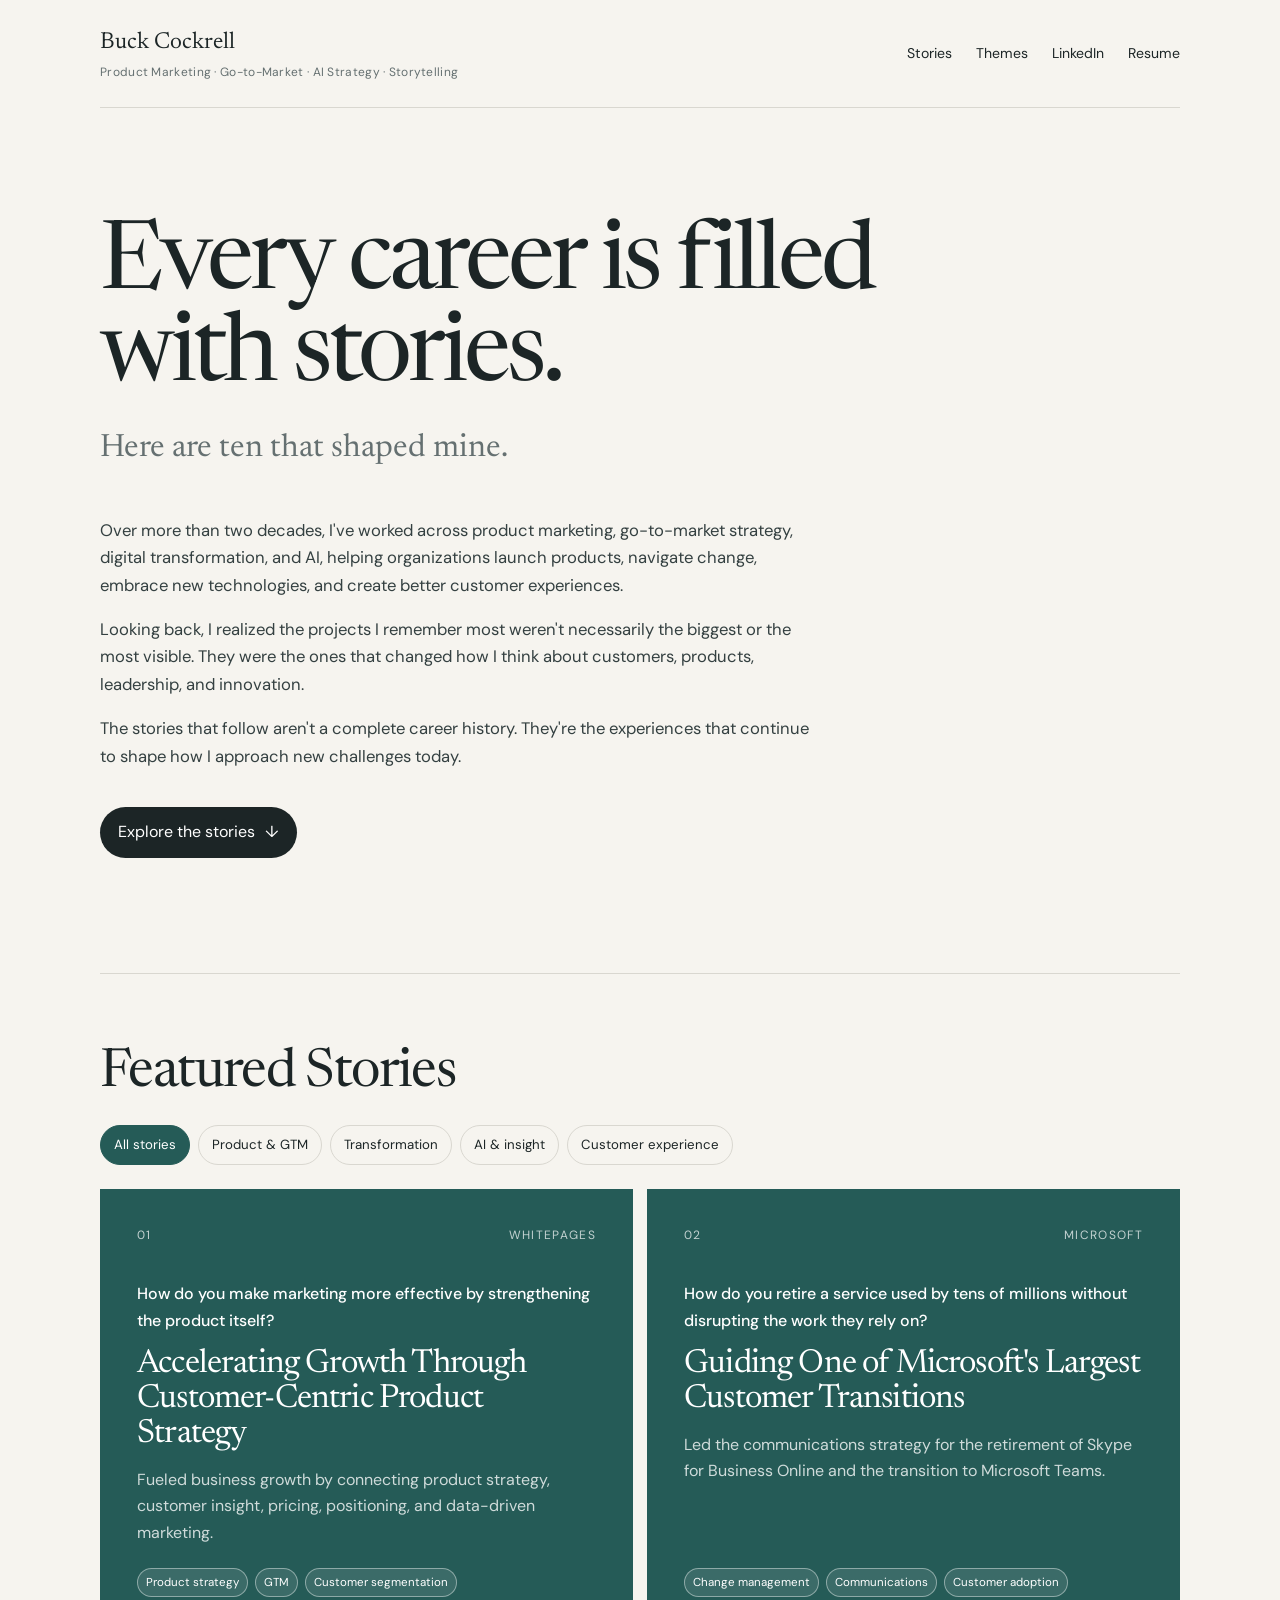
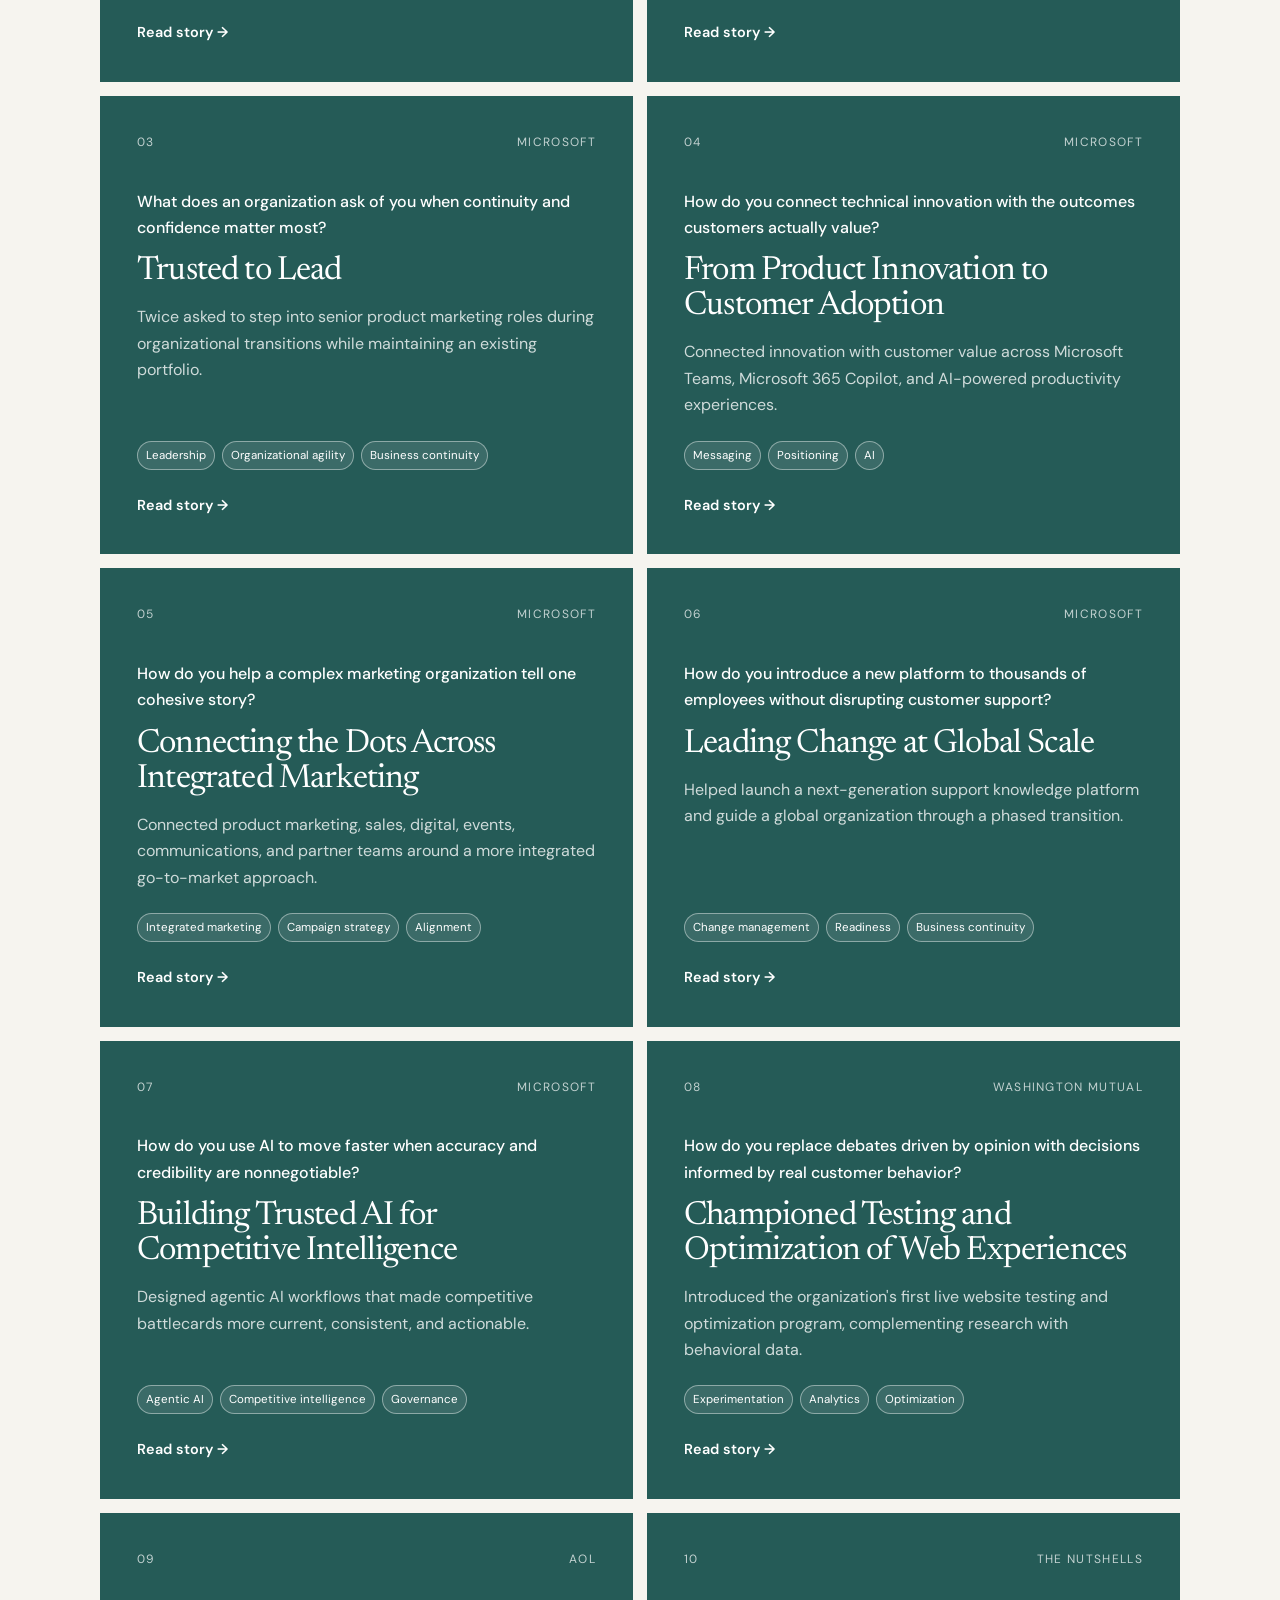
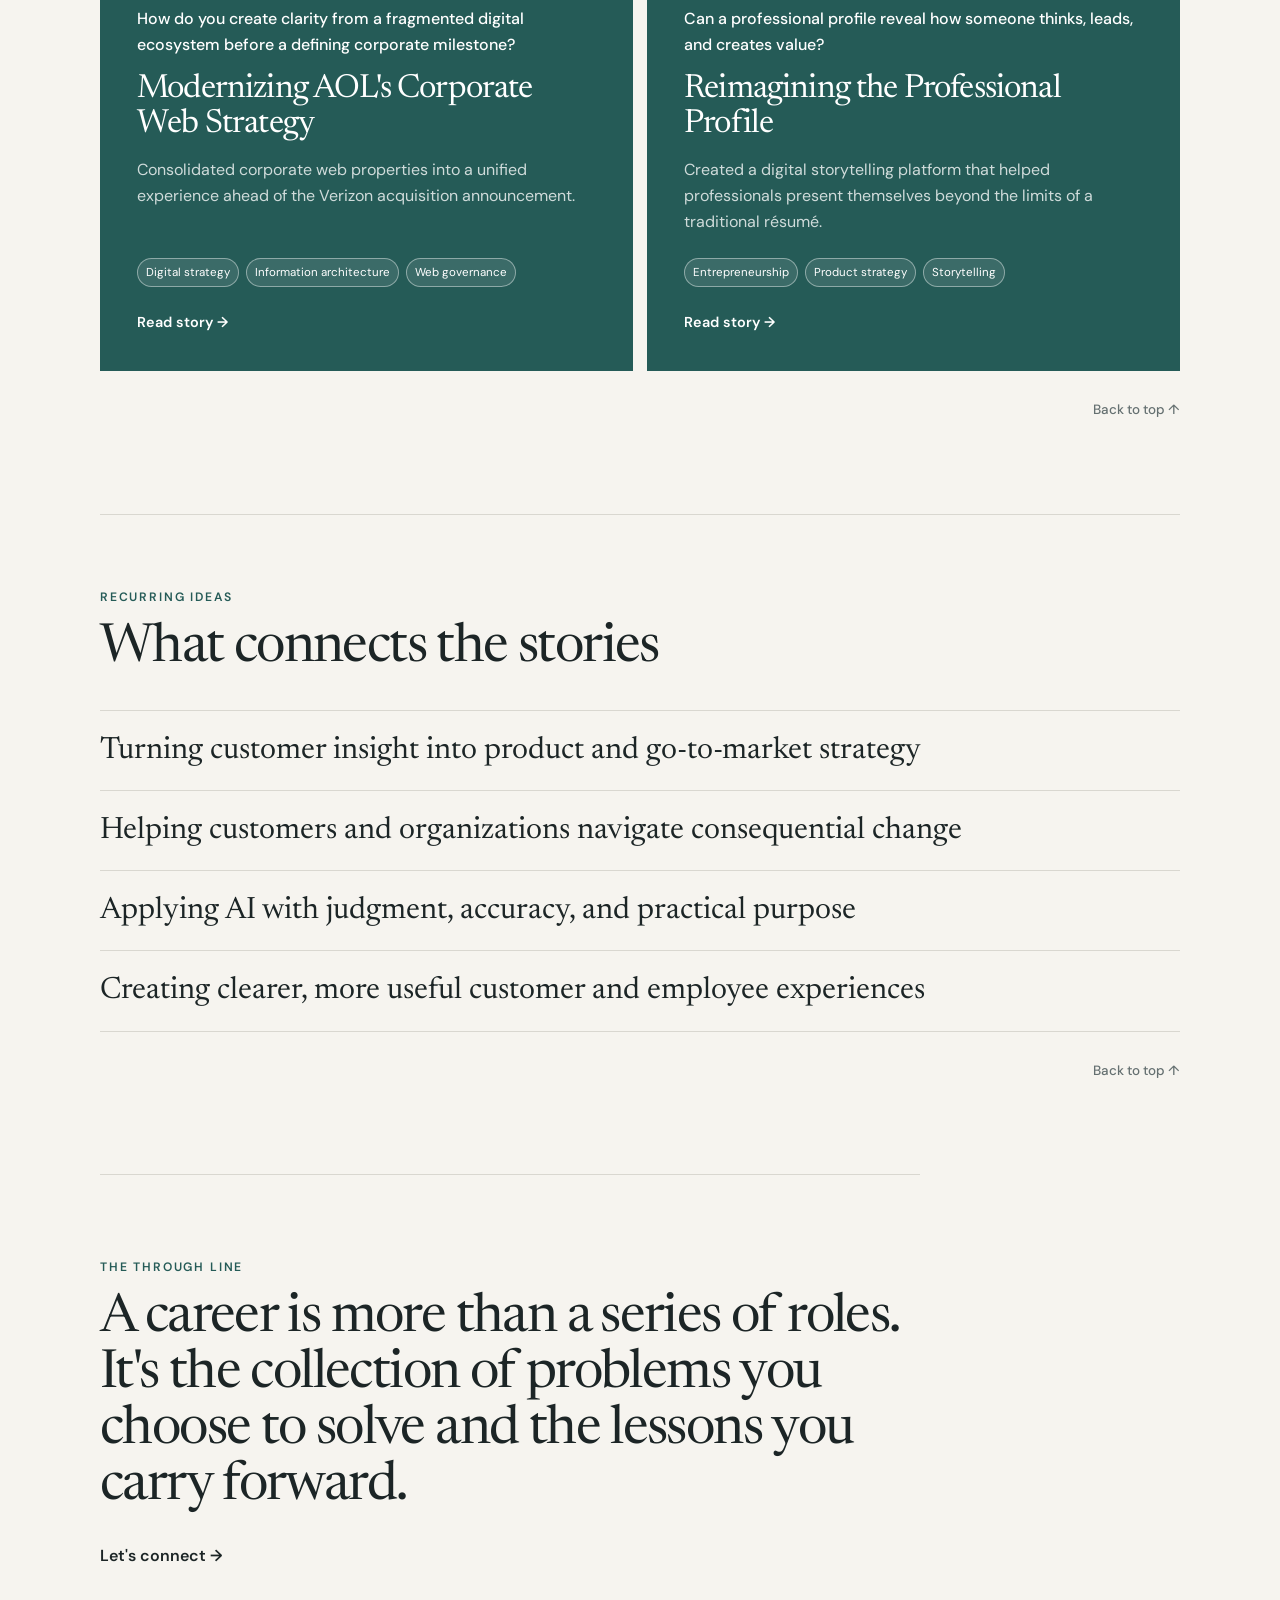
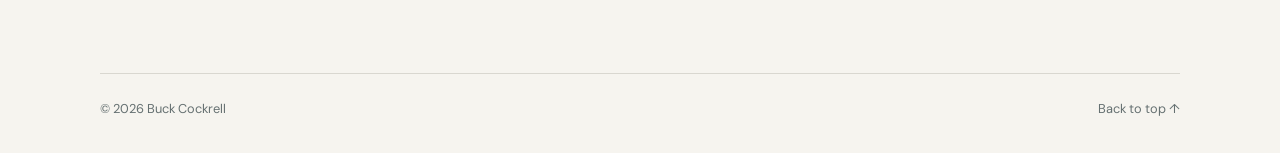
<file: index.html>
<!doctype html>
<html lang="en">
<head>
  <meta charset="utf-8">
  <meta name="viewport" content="width=device-width, initial-scale=1">
  <title>Buck Cockrell | Product Marketing, GTM, AI Strategy</title>
  <meta name="description" content="Ten career stories from Buck Cockrell spanning product marketing, go-to-market strategy, organizational change, digital transformation, AI, and customer experience.">
  <meta name="author" content="Buck Cockrell">
  <meta property="og:title" content="Buck Cockrell | Every career tells a story">
  <meta property="og:description" content="Ten stories about product marketing leadership, transformation, AI, customer experience, and growth.">
  <meta property="og:type" content="website">
  <meta property="og:url" content="https://buck-cockrell.netlify.app/">
  <link rel="stylesheet" href="styles.css">
  <script type="application/ld+json">
  {
    "@context": "https://schema.org",
    "@type": "Person",
    "name": "Buck Cockrell",
    "url": "https://buck-cockrell.netlify.app/",
    "jobTitle": "Product Marketing and Go-to-Market Leader",
    "knowsAbout": [
      "Product Marketing",
      "Go-to-Market Strategy",
      "Artificial Intelligence",
      "Digital Transformation",
      "Change Management",
      "Customer Experience",
      "Competitive Intelligence"
    ]
  }
  </script>
</head>
<body id="top">
  <a class="skip-link" href="#stories">Skip to stories</a>

  <header class="site-header">
    <a class="brand" href="/" aria-label="Buck Cockrell home">
      <span class="brand-name">Buck Cockrell</span>
      <span class="brand-role">Product Marketing · Go-to-Market · AI Strategy · Storytelling</span>
    </a>

    <button class="nav-toggle" type="button" aria-expanded="false" aria-controls="site-nav">
      Menu
    </button>

    <nav id="site-nav" class="site-nav" aria-label="Primary navigation">
      <a href="#stories">Stories</a>
      <a href="#themes">Themes</a>
      <a href="https://www.linkedin.com/in/buckcockrell/" rel="noopener noreferrer">LinkedIn</a>
      <a href="assets/resume/buck-cockrell-resume.pdf" target="_blank" rel="noopener noreferrer">Resume</a>
    </nav>
  </header>

  <main>
    <section class="hero" aria-labelledby="hero-title">
      
      <h1 id="hero-title">Every career is filled with stories.</h1>
      <p class="hero-subtitle">Here are ten that shaped mine.</p>

      <div class="intro-copy">
        <p>Over more than two decades, I've worked across product marketing, go-to-market strategy, digital transformation, and AI, helping organizations launch products, navigate change, embrace new technologies, and create better customer experiences.</p>

        <p>Looking back, I realized the projects I remember most weren't necessarily the biggest or the most visible. They were the ones that changed how I think about customers, products, leadership, and innovation.</p>

        <p>The stories that follow aren't a complete career history. They're the experiences that continue to shape how I approach new challenges today.</p>
      </div>

      <a class="primary-cta" href="#stories">Explore the stories <span aria-hidden="true">↓</span></a>
    </section>

    <section id="stories" class="stories-section" aria-labelledby="stories-title">
      <div class="section-heading">
        <div>
                    <h2 id="stories-title">Featured Stories</h2>
        </div>
        
      </div>

      <div class="filter-bar" aria-label="Filter stories by theme">
        <button class="filter-button is-active" type="button" data-filter="all">All stories</button>
        <button class="filter-button" type="button" data-filter="product">Product &amp; GTM</button>
        <button class="filter-button" type="button" data-filter="change">Transformation</button>
        <button class="filter-button" type="button" data-filter="ai">AI &amp; insight</button>
        <button class="filter-button" type="button" data-filter="experience">Customer experience</button>
      </div>

      <div class="story-grid">
        <article class="story-card featured" data-themes="product experience">
          <a href="stories/whitepages-growth/" aria-label="Read story 1: Accelerating Growth Through Customer-Centric Product Strategy">
            <div class="story-meta"><span>01</span><span>Whitepages</span></div>
            <p class="story-question">How do you make marketing more effective by strengthening the product itself?</p>
            <h3>Accelerating Growth Through Customer-Centric Product Strategy</h3>
            <p class="story-summary">Fueled business growth by connecting product strategy, customer insight, pricing, positioning, and data-driven marketing.</p>
            <ul class="tags"><li>Product strategy</li><li>GTM</li><li>Customer segmentation</li></ul>
            <span class="read-link">Read story <span aria-hidden="true">→</span></span>
          </a>
        </article>

        <article class="story-card featured" data-themes="change product">
          <a href="stories/skype-to-teams/" aria-label="Read story 2: Guiding One of Microsoft's Largest Customer Transitions">
            <div class="story-meta"><span>02</span><span>Microsoft</span></div>
            <p class="story-question">How do you retire a service used by tens of millions without disrupting the work they rely on?</p>
            <h3>Guiding One of Microsoft's Largest Customer Transitions</h3>
            <p class="story-summary">Led the communications strategy for the retirement of Skype for Business Online and the transition to Microsoft Teams.</p>
            <ul class="tags"><li>Change management</li><li>Communications</li><li>Customer adoption</li></ul>
            <span class="read-link">Read story <span aria-hidden="true">→</span></span>
          </a>
        </article>

        <article class="story-card" data-themes="product change">
          <a href="stories/trusted-to-lead/" aria-label="Read story 3: Trusted to Lead">
            <div class="story-meta"><span>03</span><span>Microsoft</span></div>
            <p class="story-question">What does an organization ask of you when continuity and confidence matter most?</p>
            <h3>Trusted to Lead</h3>
            <p class="story-summary">Twice asked to step into senior product marketing roles during organizational transitions while maintaining an existing portfolio.</p>
            <ul class="tags"><li>Leadership</li><li>Organizational agility</li><li>Business continuity</li></ul>
            <span class="read-link">Read story <span aria-hidden="true">→</span></span>
          </a>
        </article>

        <article class="story-card" data-themes="product ai">
          <a href="stories/product-innovation-to-adoption/" aria-label="Read story 4: From Product Innovation to Customer Adoption">
            <div class="story-meta"><span>04</span><span>Microsoft</span></div>
            <p class="story-question">How do you connect technical innovation with the outcomes customers actually value?</p>
            <h3>From Product Innovation to Customer Adoption</h3>
            <p class="story-summary">Connected innovation with customer value across Microsoft Teams, Microsoft 365 Copilot, and AI-powered productivity experiences.</p>
            <ul class="tags"><li>Messaging</li><li>Positioning</li><li>AI</li></ul>
            <span class="read-link">Read story <span aria-hidden="true">→</span></span>
          </a>
        </article>

        <article class="story-card" data-themes="product experience">
          <a href="stories/integrated-marketing/" aria-label="Read story 5: Connecting the Dots Across Integrated Marketing">
            <div class="story-meta"><span>05</span><span>Microsoft</span></div>
            <p class="story-question">How do you help a complex marketing organization tell one cohesive story?</p>
            <h3>Connecting the Dots Across Integrated Marketing</h3>
            <p class="story-summary">Connected product marketing, sales, digital, events, communications, and partner teams around a more integrated go-to-market approach.</p>
            <ul class="tags"><li>Integrated marketing</li><li>Campaign strategy</li><li>Alignment</li></ul>
            <span class="read-link">Read story <span aria-hidden="true">→</span></span>
          </a>
        </article>

        <article class="story-card" data-themes="change experience">
          <a href="stories/global-change/" aria-label="Read story 6: Leading Change at Global Scale">
            <div class="story-meta"><span>06</span><span>Microsoft</span></div>
            <p class="story-question">How do you introduce a new platform to thousands of employees without disrupting customer support?</p>
            <h3>Leading Change at Global Scale</h3>
            <p class="story-summary">Helped launch a next-generation support knowledge platform and guide a global organization through a phased transition.</p>
            <ul class="tags"><li>Change management</li><li>Readiness</li><li>Business continuity</li></ul>
            <span class="read-link">Read story <span aria-hidden="true">→</span></span>
          </a>
        </article>

        <article class="story-card featured" data-themes="ai product">
          <a href="stories/ai-competitive-intelligence/" aria-label="Read story 7: Building Trusted AI for Competitive Intelligence">
            <div class="story-meta"><span>07</span><span>Microsoft</span></div>
            <p class="story-question">How do you use AI to move faster when accuracy and credibility are nonnegotiable?</p>
            <h3>Building Trusted AI for Competitive Intelligence</h3>
            <p class="story-summary">Designed agentic AI workflows that made competitive battlecards more current, consistent, and actionable.</p>
            <ul class="tags"><li>Agentic AI</li><li>Competitive intelligence</li><li>Governance</li></ul>
            <span class="read-link">Read story <span aria-hidden="true">→</span></span>
          </a>
        </article>

        <article class="story-card" data-themes="experience change">
          <a href="stories/web-optimization/" aria-label="Read story 8: Championed Testing and Optimization of Web Experiences">
            <div class="story-meta"><span>08</span><span>Washington Mutual</span></div>
            <p class="story-question">How do you replace debates driven by opinion with decisions informed by real customer behavior?</p>
            <h3>Championed Testing and Optimization of Web Experiences</h3>
            <p class="story-summary">Introduced the organization's first live website testing and optimization program, complementing research with behavioral data.</p>
            <ul class="tags"><li>Experimentation</li><li>Analytics</li><li>Optimization</li></ul>
            <span class="read-link">Read story <span aria-hidden="true">→</span></span>
          </a>
        </article>

        <article class="story-card" data-themes="change experience">
          <a href="stories/aol-web-strategy/" aria-label="Read story 9: Modernizing AOL's Corporate Web Strategy">
            <div class="story-meta"><span>09</span><span>AOL</span></div>
            <p class="story-question">How do you create clarity from a fragmented digital ecosystem before a defining corporate milestone?</p>
            <h3>Modernizing AOL's Corporate Web Strategy</h3>
            <p class="story-summary">Consolidated corporate web properties into a unified experience ahead of the Verizon acquisition announcement.</p>
            <ul class="tags"><li>Digital strategy</li><li>Information architecture</li><li>Web governance</li></ul>
            <span class="read-link">Read story <span aria-hidden="true">→</span></span>
          </a>
        </article>

        <article class="story-card" data-themes="product experience">
          <a href="stories/the-nutshells/" aria-label="Read story 10: Reimagining the Professional Profile">
            <div class="story-meta"><span>10</span><span>The Nutshells</span></div>
            <p class="story-question">Can a professional profile reveal how someone thinks, leads, and creates value?</p>
            <h3>Reimagining the Professional Profile</h3>
            <p class="story-summary">Created a digital storytelling platform that helped professionals present themselves beyond the limits of a traditional résumé.</p>
            <ul class="tags"><li>Entrepreneurship</li><li>Product strategy</li><li>Storytelling</li></ul>
            <span class="read-link">Read story <span aria-hidden="true">→</span></span>
          </a>
        </article>
      </div>

      <div class="section-back-to-top">
        <a href="#top">Back to top ↑</a>
      </div>
    </section>

    <section id="themes" class="themes-section" aria-labelledby="themes-title">
      <div class="section-heading">
        <div>
          <p class="eyebrow">Recurring ideas</p>
          <h2 id="themes-title">What connects the stories</h2>
        </div>
      </div>

      <div class="theme-list">
        <div class="theme-item">
          <strong>Turning customer insight into product and go-to-market strategy</strong>
        </div>
        <div class="theme-item">
          <strong>Helping customers and organizations navigate consequential change</strong>
        </div>
        <div class="theme-item">
          <strong>Applying AI with judgment, accuracy, and practical purpose</strong>
        </div>
        <div class="theme-item">
          <strong>Creating clearer, more useful customer and employee experiences</strong>
        </div>
      </div>

      <div class="section-back-to-top">
        <a href="#top">Back to top ↑</a>
      </div>
    </section>

    <section class="closing-section">
      <p class="eyebrow">The through line</p>
      <blockquote>A career is more than a series of roles. It's the collection of problems you choose to solve and the lessons you carry forward.</blockquote>
      <a class="text-link" href="https://www.linkedin.com/in/buckcockrell/" rel="noopener noreferrer">Let's connect <span aria-hidden="true">→</span></a>
    </section>
  </main>

  <footer>
    <span>© <span id="year"></span> Buck Cockrell</span>
    <a href="#top">Back to top ↑</a>
  </footer>

  <script src="script.js"></script>
</body>
</html>
</file>
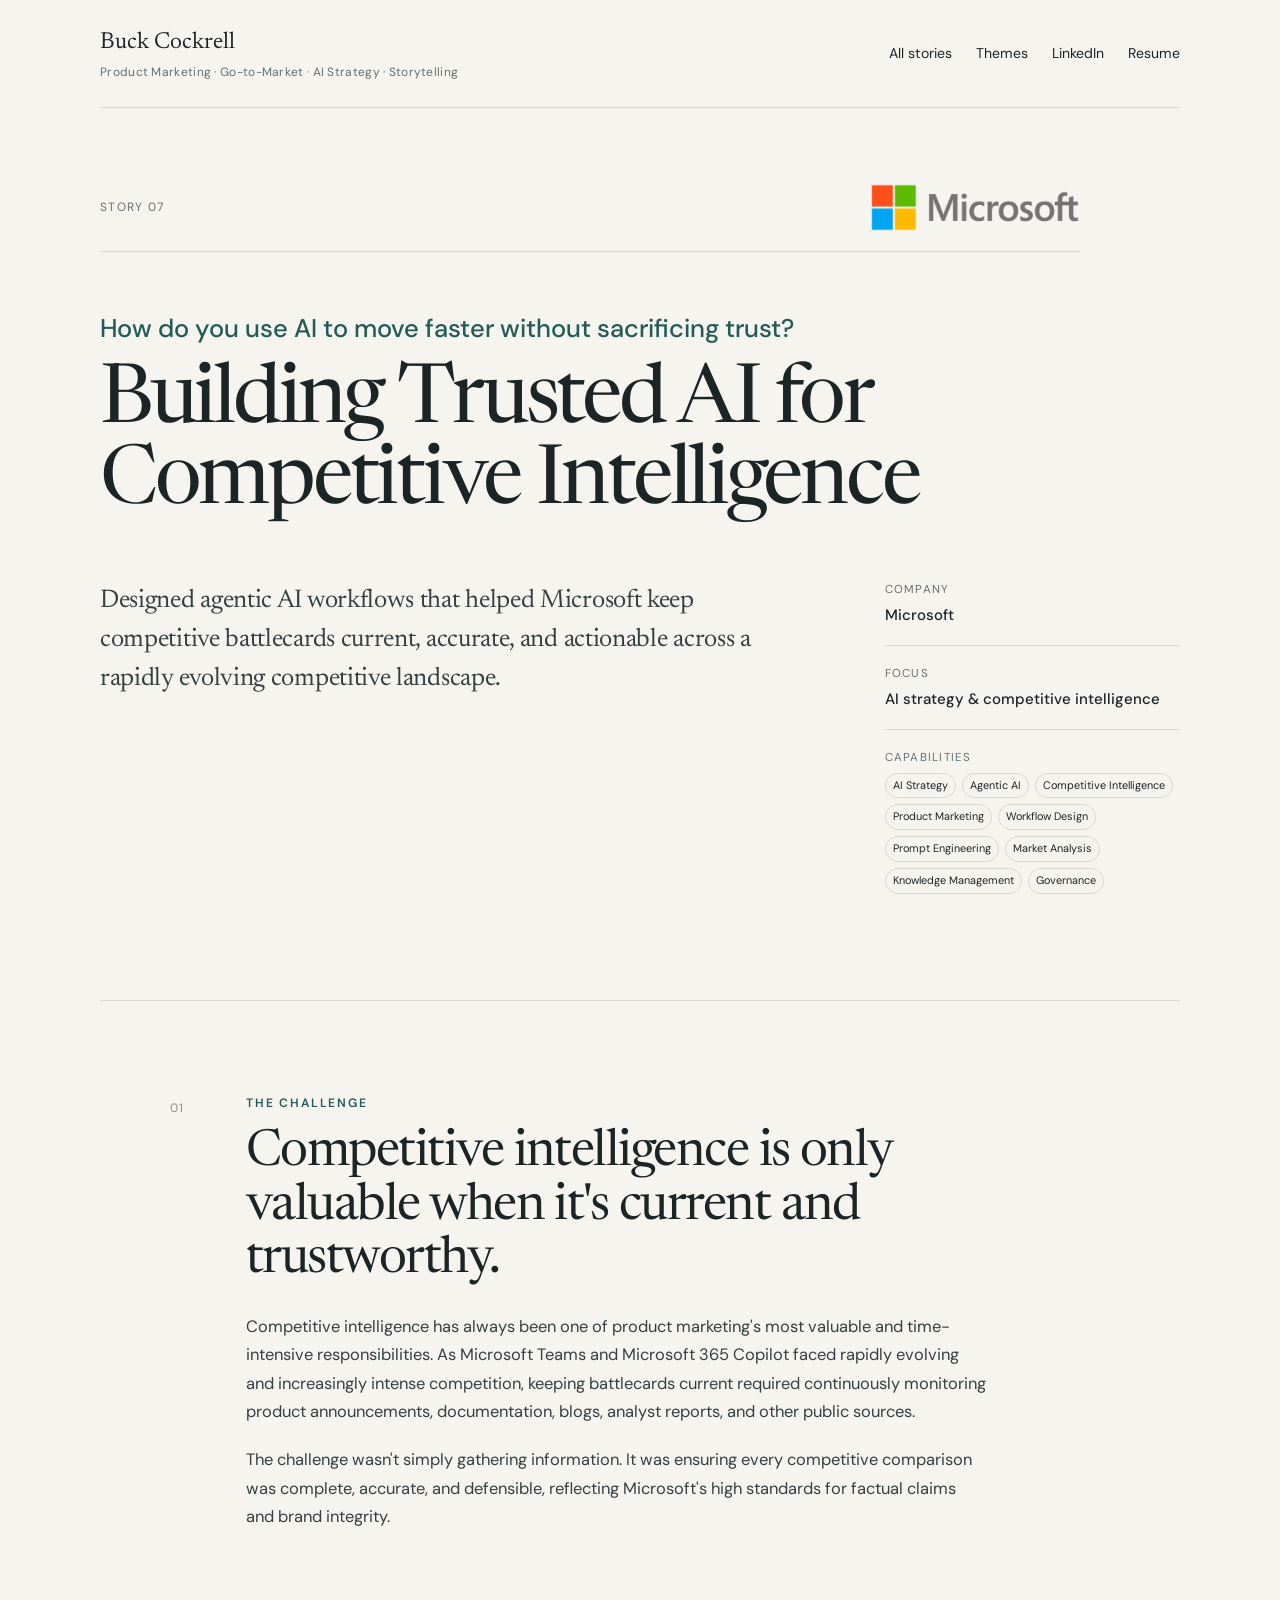
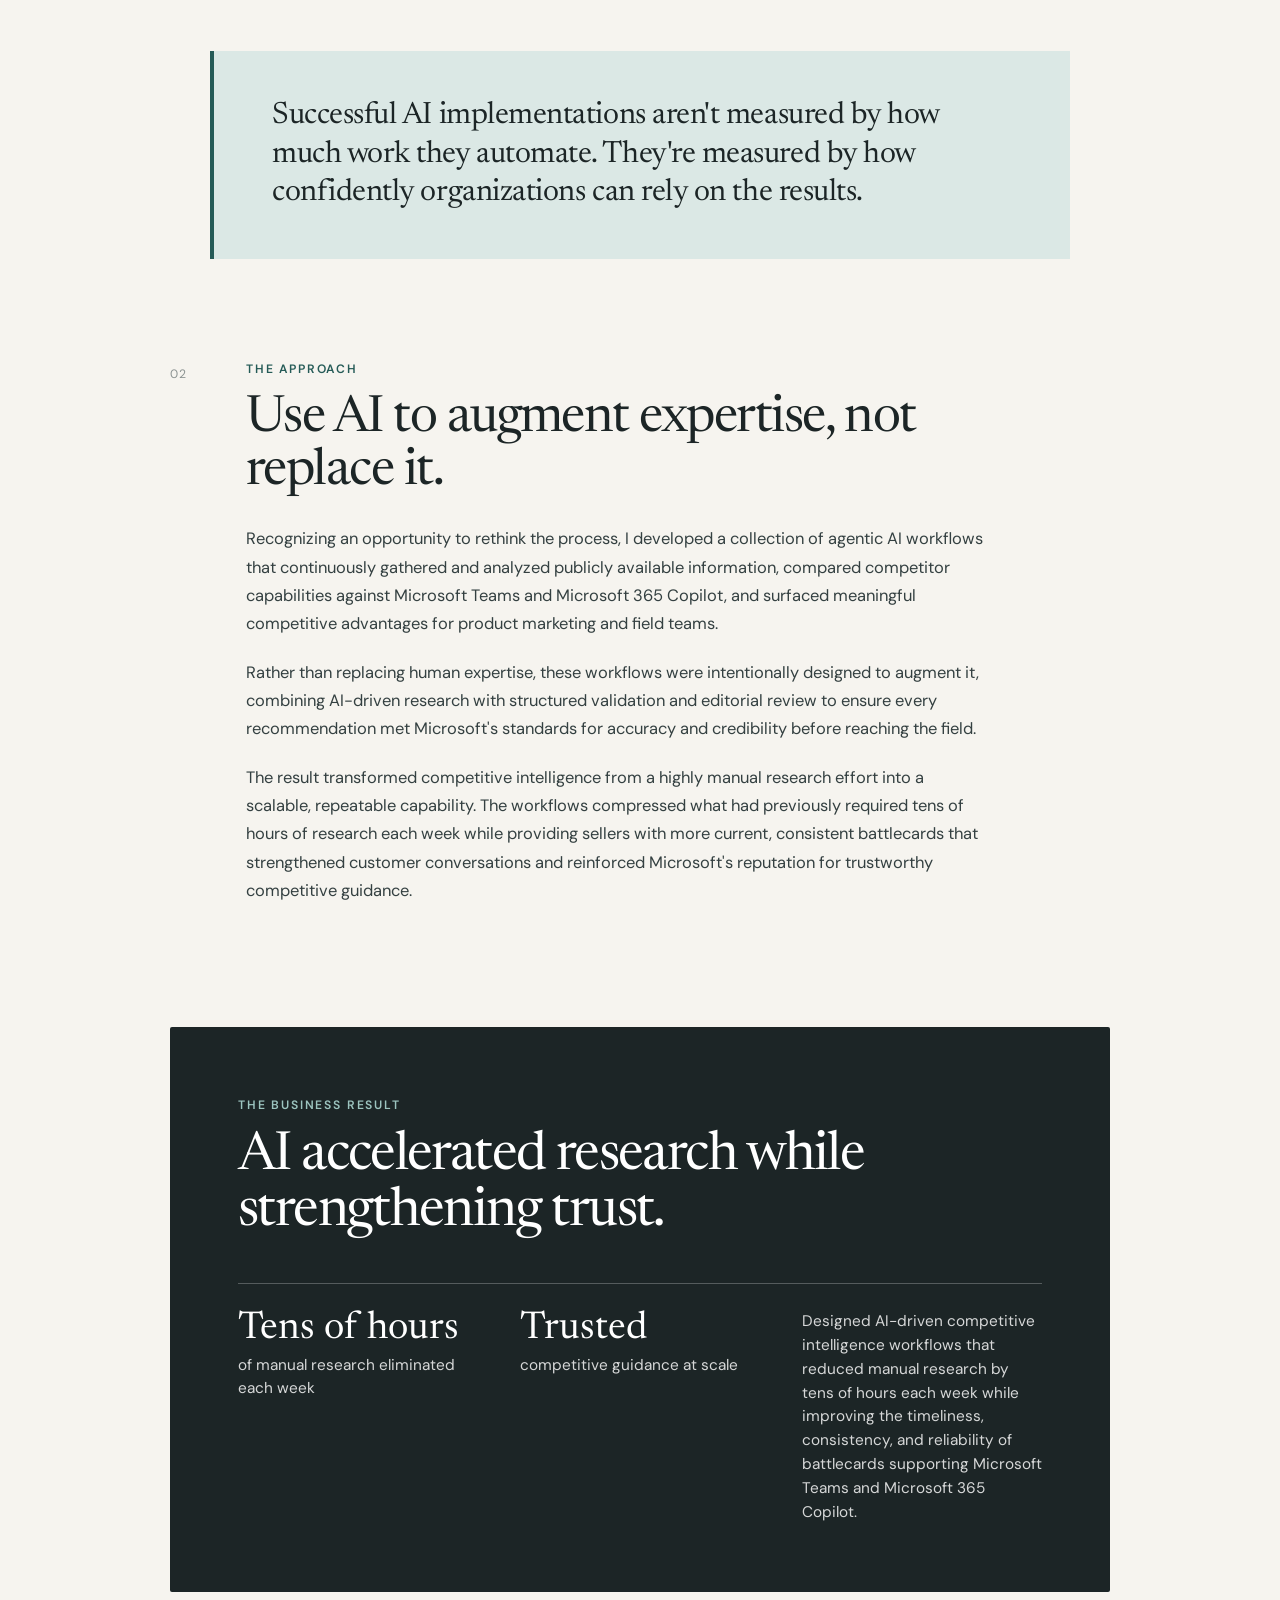
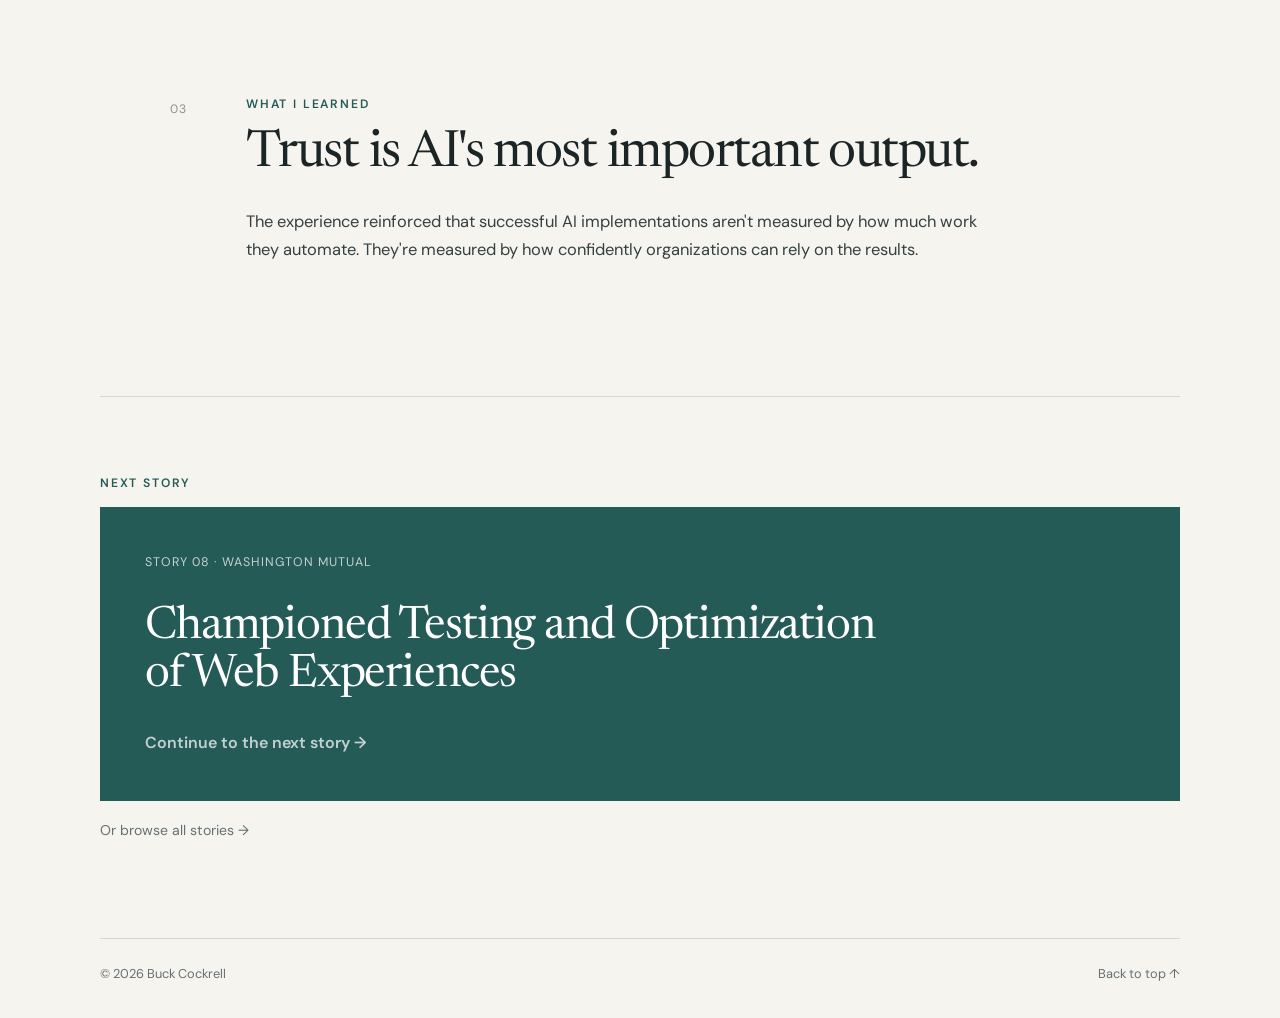
<file: stories/ai-competitive-intelligence/index.html>
<!doctype html>
<html lang="en"><head><meta charset="utf-8"/><meta content="width=device-width,initial-scale=1" name="viewport"/>
<title>Building Trusted AI for Competitive Intelligence | Buck Cockrell</title>
<link href="../../styles.css" rel="stylesheet"/></head><body id="top"><a class="skip-link" href="#story">Skip to story</a><header class="site-header"><a aria-label="Buck Cockrell home" class="brand" href="/"><span class="brand-name">Buck Cockrell</span><span class="brand-role">Product Marketing · Go-to-Market · AI Strategy · Storytelling</span></a><button aria-controls="site-nav" aria-expanded="false" class="nav-toggle" type="button">Menu</button><nav aria-label="Primary navigation" class="site-nav" id="site-nav"><a href="/#stories">All stories</a><a href="/#themes">Themes</a><a href="https://www.linkedin.com/in/buckcockrell/" rel="noopener noreferrer">LinkedIn</a><a href="../../assets/resume/buck-cockrell-resume.pdf" target="_blank" rel="noopener noreferrer">Resume</a></nav></header><main class="story-page" id="story">
<section class="story-hero">
<div class="story-kicker">
<span class="story-number">Story 07</span>
<span class="story-company-mark">
<img alt="Microsoft logo" class="story-company-logo" src="../../assets/logos/microsoft.png"/>
 </span>
</div>
<p class="story-hero-question">How do you use AI to move faster without sacrificing trust?</p>
<h1>Building Trusted AI for Competitive Intelligence</h1>

</section><section aria-label="Story introduction" class="story-intro"><p class="story-deck">Designed agentic AI workflows that helped Microsoft keep competitive battlecards current, accurate, and actionable across a rapidly evolving competitive landscape.</p><section class="story-overview">
<div><span class="overview-label">Company</span><strong>Microsoft</strong></div>
<div><span class="overview-label">Focus</span><strong>AI strategy &amp; competitive intelligence</strong></div>
<div><span class="overview-label">Capabilities</span><ul class="tags story-tags">
<li>AI Strategy</li><li>Agentic AI</li><li>Competitive Intelligence</li><li>Product Marketing</li><li>Workflow Design</li><li>Prompt Engineering</li><li>Market Analysis</li><li>Knowledge Management</li><li>Governance</li>
</ul></div>
</section></section>

<article class="story-body">
<section class="story-section"><div class="section-number">01</div><div class="section-content">
<p class="eyebrow">The challenge</p>
<h2>Competitive intelligence is only valuable when it's current and trustworthy.</h2>
<p>Competitive intelligence has always been one of product marketing's most valuable and time-intensive responsibilities. As Microsoft Teams and Microsoft 365 Copilot faced rapidly evolving and increasingly intense competition, keeping battlecards current required continuously monitoring product announcements, documentation, blogs, analyst reports, and other public sources.</p>
<p>The challenge wasn't simply gathering information. It was ensuring every competitive comparison was complete, accurate, and defensible, reflecting Microsoft's high standards for factual claims and brand integrity.</p>
</div></section>
<aside class="pull-quote">
<p>Successful AI implementations aren't measured by how much work they automate. They're measured by how confidently organizations can rely on the results.</p>
</aside>
<section class="story-section"><div class="section-number">02</div><div class="section-content">
<p class="eyebrow">The approach</p>
<h2>Use AI to augment expertise, not replace it.</h2>
<p>Recognizing an opportunity to rethink the process, I developed a collection of agentic AI workflows that continuously gathered and analyzed publicly available information, compared competitor capabilities against Microsoft Teams and Microsoft 365 Copilot, and surfaced meaningful competitive advantages for product marketing and field teams.</p>
<p>Rather than replacing human expertise, these workflows were intentionally designed to augment it, combining AI-driven research with structured validation and editorial review to ensure every recommendation met Microsoft's standards for accuracy and credibility before reaching the field.</p>
<p>The result transformed competitive intelligence from a highly manual research effort into a scalable, repeatable capability. The workflows compressed what had previously required tens of hours of research each week while providing sellers with more current, consistent battlecards that strengthened customer conversations and reinforced Microsoft's reputation for trustworthy competitive guidance.</p>
</div></section>
<section class="results-panel">
<div class="results-intro"><p class="eyebrow">The business result</p><h2>AI accelerated research while strengthening trust.</h2></div>
<div class="results-grid">
<div class="result-stat"><strong>Tens of hours</strong><span>of manual research eliminated each week</span></div>
<div class="result-stat"><strong>Trusted</strong><span>competitive guidance at scale</span></div>
<div class="result-copy"><p>Designed AI-driven competitive intelligence workflows that reduced manual research by tens of hours each week while improving the timeliness, consistency, and reliability of battlecards supporting Microsoft Teams and Microsoft 365 Copilot.</p></div>
</div></section>
<section class="story-section"><div class="section-number">03</div><div class="section-content">
<p class="eyebrow">What I learned</p>
<h2>Trust is AI's most important output.</h2>
<p>The experience reinforced that successful AI implementations aren't measured by how much work they automate. They're measured by how confidently organizations can rely on the results.</p>
</div></section>
</article>


<nav aria-label="Next story" class="next-story"><p class="eyebrow">Next story</p><a class="next-story-card" href="/stories/web-optimization/"><span class="next-story-meta">Story 08 · Washington Mutual</span><strong>Championed Testing and Optimization of Web Experiences</strong><span class="next-story-link">Continue to the next story →</span></a><a class="browse-all" href="/#stories">Or browse all stories →</a></nav></main><footer><span>© <span id="year"></span> Buck Cockrell</span><a href="#top">Back to top ↑</a></footer><script src="../../script.js"></script></body></html>
</file>
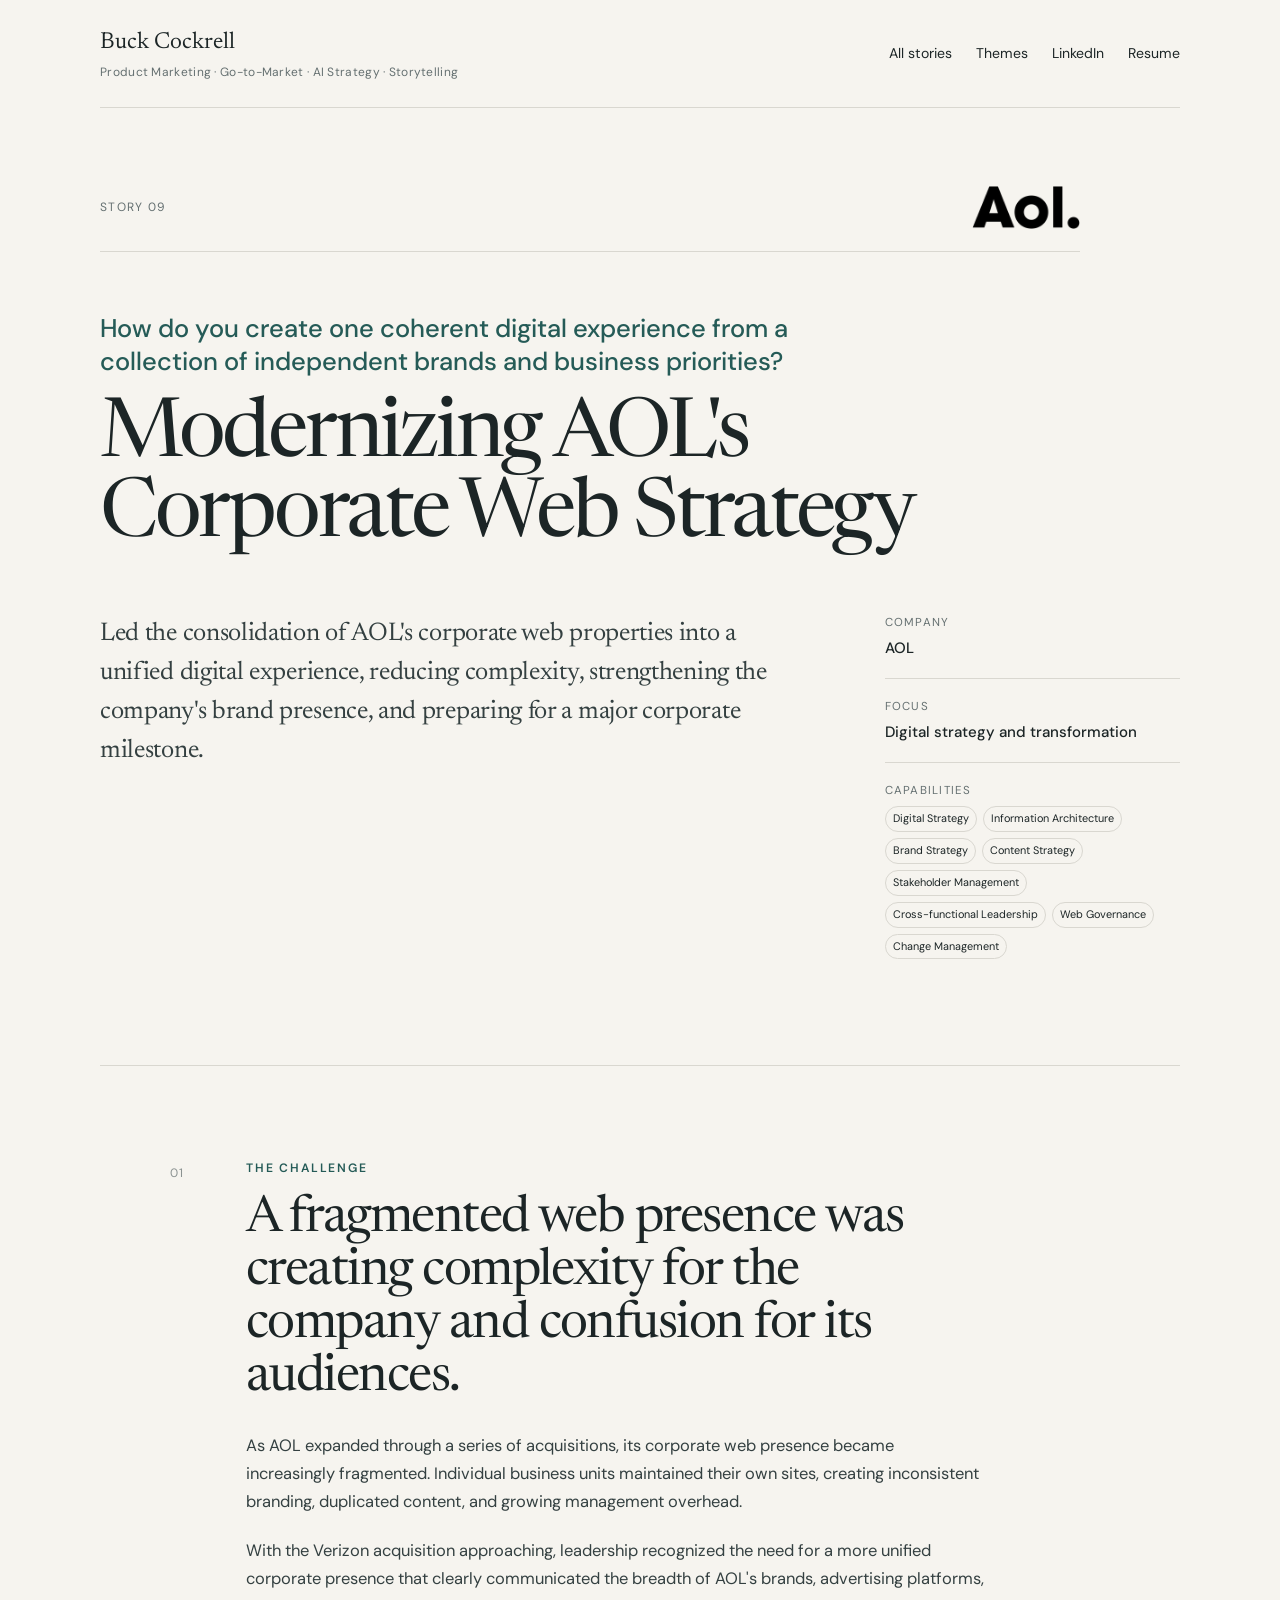
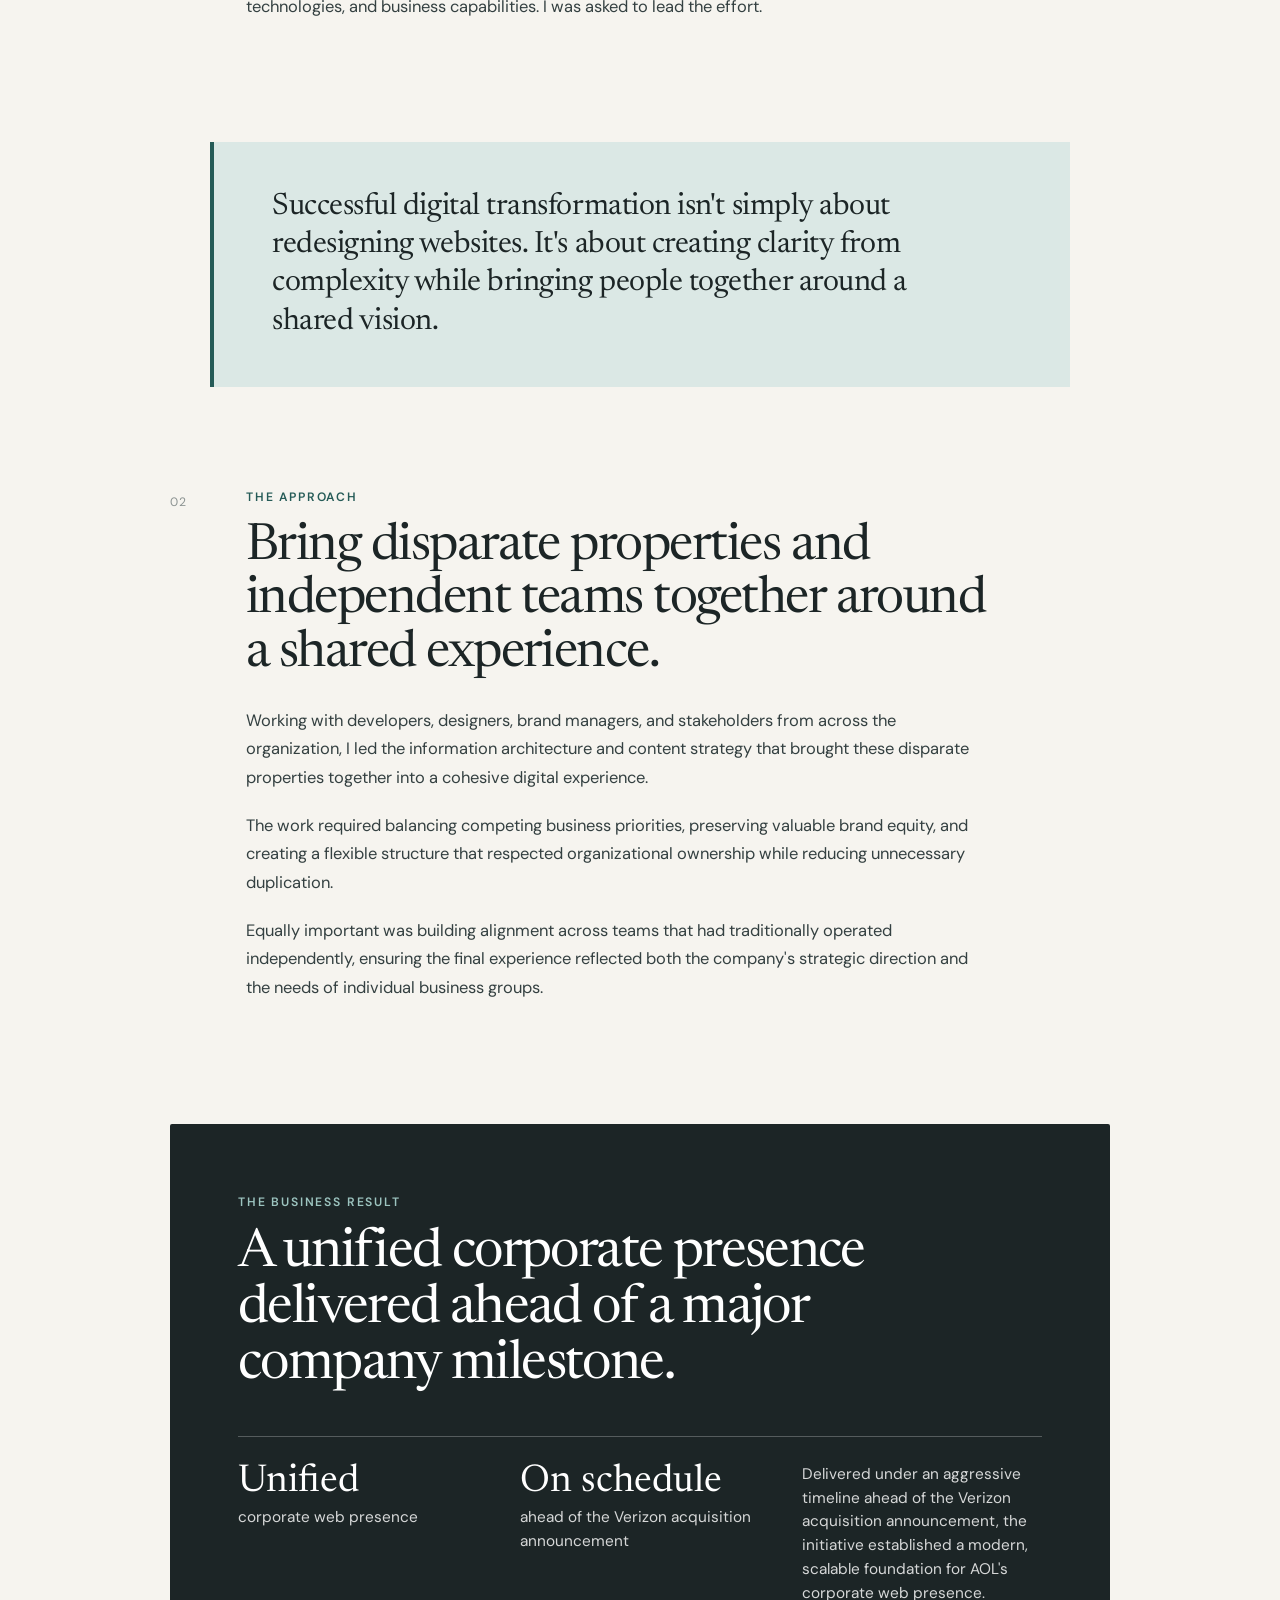
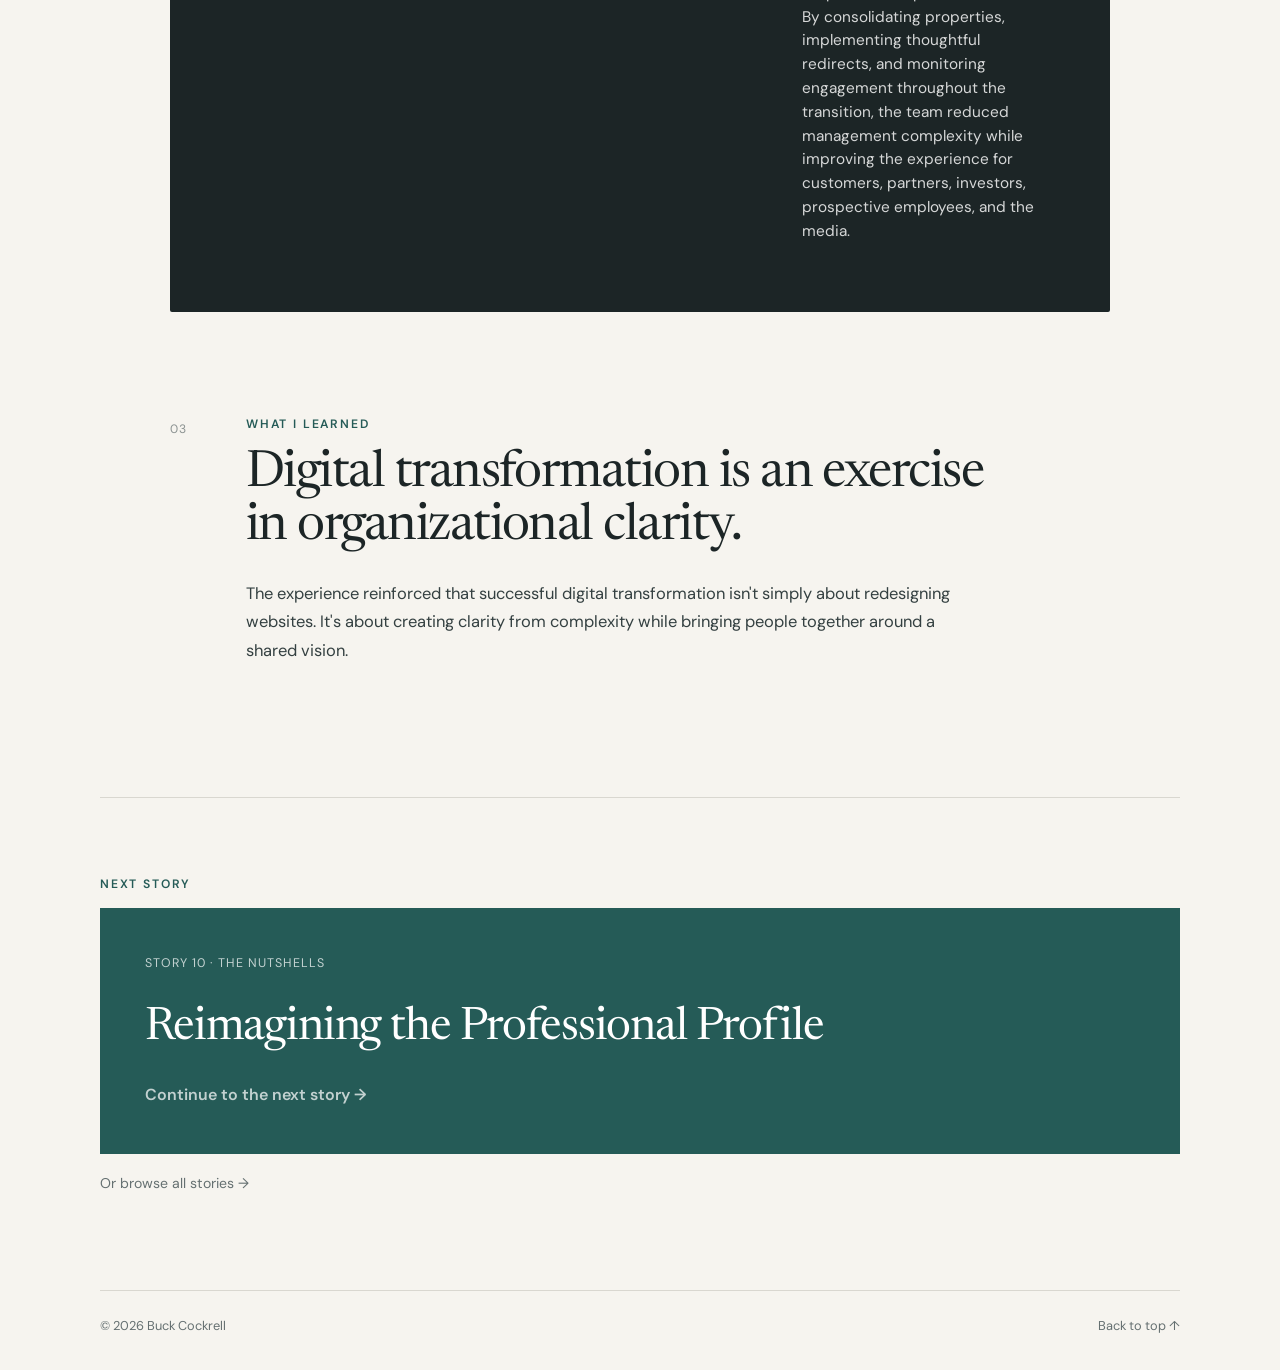
<file: stories/aol-web-strategy/index.html>
<!DOCTYPE html>

<html lang="en">
<head>
<meta charset="utf-8"/>
<meta content="width=device-width,initial-scale=1" name="viewport"/>
<title>Modernizing AOL's Corporate Web Strategy | Buck Cockrell</title>
<meta content="Led the consolidation of AOL's corporate web properties into a unified digital experience, reducing complexity and strengthening the company's brand presence." name="description"/>
<link href="../../styles.css" rel="stylesheet"/>
</head>
<body id="top"><a class="skip-link" href="#story">Skip to story</a><header class="site-header"><a aria-label="Buck Cockrell home" class="brand" href="/"><span class="brand-name">Buck Cockrell</span><span class="brand-role">Product Marketing · Go-to-Market · AI Strategy · Storytelling</span></a><button aria-controls="site-nav" aria-expanded="false" class="nav-toggle" type="button">Menu</button><nav aria-label="Primary navigation" class="site-nav" id="site-nav"><a href="/#stories">All stories</a><a href="/#themes">Themes</a><a href="https://www.linkedin.com/in/buckcockrell/" rel="noopener noreferrer">LinkedIn</a><a href="../../assets/resume/buck-cockrell-resume.pdf" target="_blank" rel="noopener noreferrer">Resume</a></nav></header>
<main class="story-page" id="story">
<section class="story-hero">
<div class="story-kicker">
<span class="story-number">Story 09</span>
<span class="story-company-mark">
<img alt="AOL" class="story-company-logo logo-aol" src="../../assets/logos/aol-logo.png"/>
</span>
</div>
<p class="story-hero-question">How do you create one coherent digital experience from a collection of independent brands and business priorities?</p>
<h1>Modernizing AOL's Corporate Web Strategy</h1>
</section><section aria-label="Story introduction" class="story-intro"><p class="story-deck">Led the consolidation of AOL's corporate web properties into a unified digital experience, reducing complexity, strengthening the company's brand presence, and preparing for a major corporate milestone.</p><section class="story-overview">
<div>
<span class="overview-label">Company</span>
<strong>AOL</strong>
</div>
<div>
<span class="overview-label">Focus</span>
<strong>Digital strategy and transformation</strong>
</div>
<div>
<span class="overview-label">Capabilities</span>
<ul class="tags story-tags">
<li>Digital Strategy</li>
<li>Information Architecture</li>
<li>Brand Strategy</li>
<li>Content Strategy</li>
<li>Stakeholder Management</li>
<li>Cross-functional Leadership</li>
<li>Web Governance</li>
<li>Change Management</li>
</ul>
</div>
</section></section>
<article class="story-body">
<section class="story-section">
<div class="section-number">01</div>
<div class="section-content">
<p class="eyebrow">The challenge</p>
<h2>A fragmented web presence was creating complexity for the company and confusion for its audiences.</h2>
<p>As AOL expanded through a series of acquisitions, its corporate web presence became increasingly fragmented. Individual business units maintained their own sites, creating inconsistent branding, duplicated content, and growing management overhead.</p>
<p>With the Verizon acquisition approaching, leadership recognized the need for a more unified corporate presence that clearly communicated the breadth of AOL's brands, advertising platforms, technologies, and business capabilities. I was asked to lead the effort.</p>
</div>
</section>
<aside class="pull-quote">
<p>Successful digital transformation isn't simply about redesigning websites. It's about creating clarity from complexity while bringing people together around a shared vision.</p>
</aside>
<section class="story-section">
<div class="section-number">02</div>
<div class="section-content">
<p class="eyebrow">The approach</p>
<h2>Bring disparate properties and independent teams together around a shared experience.</h2>
<p>Working with developers, designers, brand managers, and stakeholders from across the organization, I led the information architecture and content strategy that brought these disparate properties together into a cohesive digital experience.</p>
<p>The work required balancing competing business priorities, preserving valuable brand equity, and creating a flexible structure that respected organizational ownership while reducing unnecessary duplication.</p>
<p>Equally important was building alignment across teams that had traditionally operated independently, ensuring the final experience reflected both the company's strategic direction and the needs of individual business groups.</p>
</div>
</section>
<section class="results-panel">
<div class="results-intro">
<p class="eyebrow">The business result</p>
<h2>A unified corporate presence delivered ahead of a major company milestone.</h2>
</div>
<div class="results-grid">
<div class="result-stat">
<strong>Unified</strong>
<span>corporate web presence</span>
</div>
<div class="result-stat">
<strong>On schedule</strong>
<span>ahead of the Verizon acquisition announcement</span>
</div>
<div class="result-copy">
<p>Delivered under an aggressive timeline ahead of the Verizon acquisition announcement, the initiative established a modern, scalable foundation for AOL's corporate web presence.</p>
<p>By consolidating properties, implementing thoughtful redirects, and monitoring engagement throughout the transition, the team reduced management complexity while improving the experience for customers, partners, investors, prospective employees, and the media.</p>
</div>
</div>
</section>
<section class="story-section">
<div class="section-number">03</div>
<div class="section-content">
<p class="eyebrow">What I learned</p>
<h2>Digital transformation is an exercise in organizational clarity.</h2>
<p>The experience reinforced that successful digital transformation isn't simply about redesigning websites. It's about creating clarity from complexity while bringing people together around a shared vision.</p>
</div>
</section>
</article>
<nav aria-label="Next story" class="next-story"><p class="eyebrow">Next story</p><a class="next-story-card" href="/stories/the-nutshells/"><span class="next-story-meta">Story 10 · The Nutshells</span><strong>Reimagining the Professional Profile</strong><span class="next-story-link">Continue to the next story →</span></a><a class="browse-all" href="/#stories">Or browse all stories →</a></nav></main>
<footer><span>© <span id="year"></span> Buck Cockrell</span><a href="#top">Back to top ↑</a></footer><script src="../../script.js"></script></body>
</html>
</file>
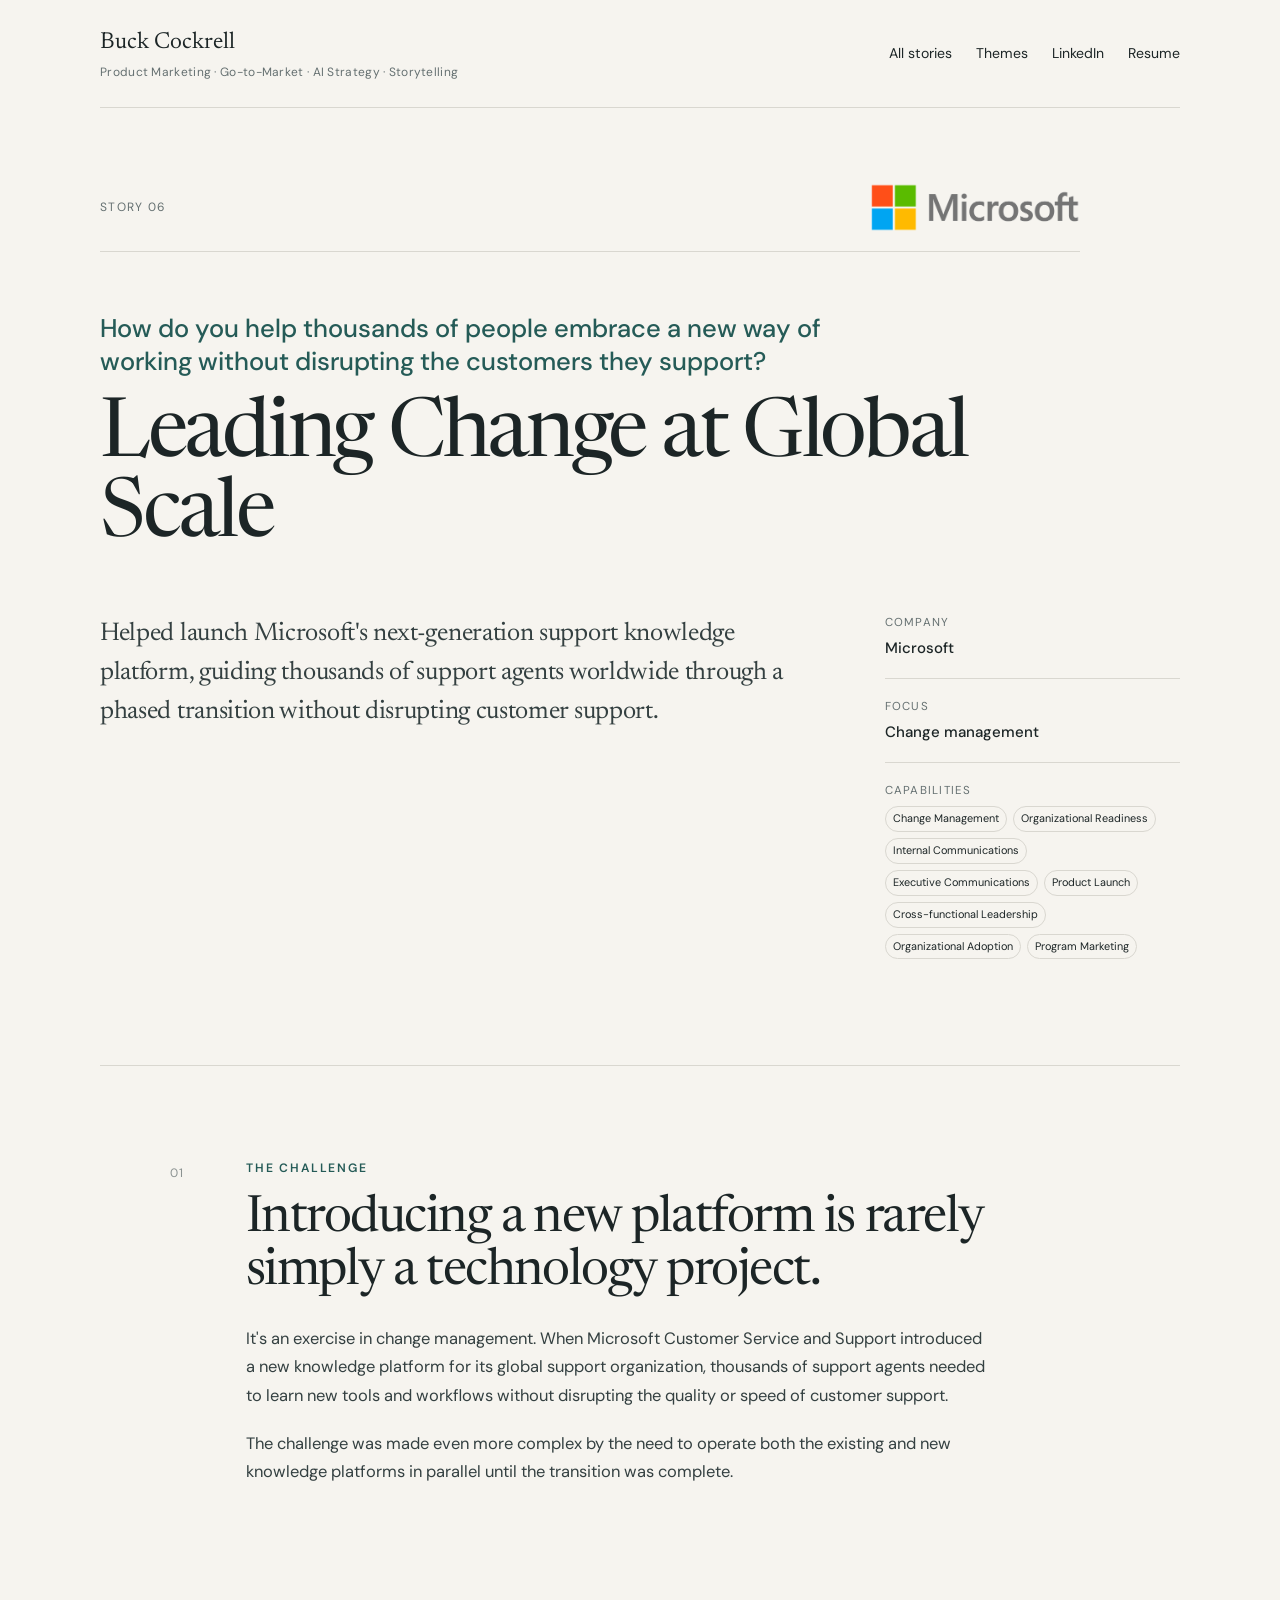
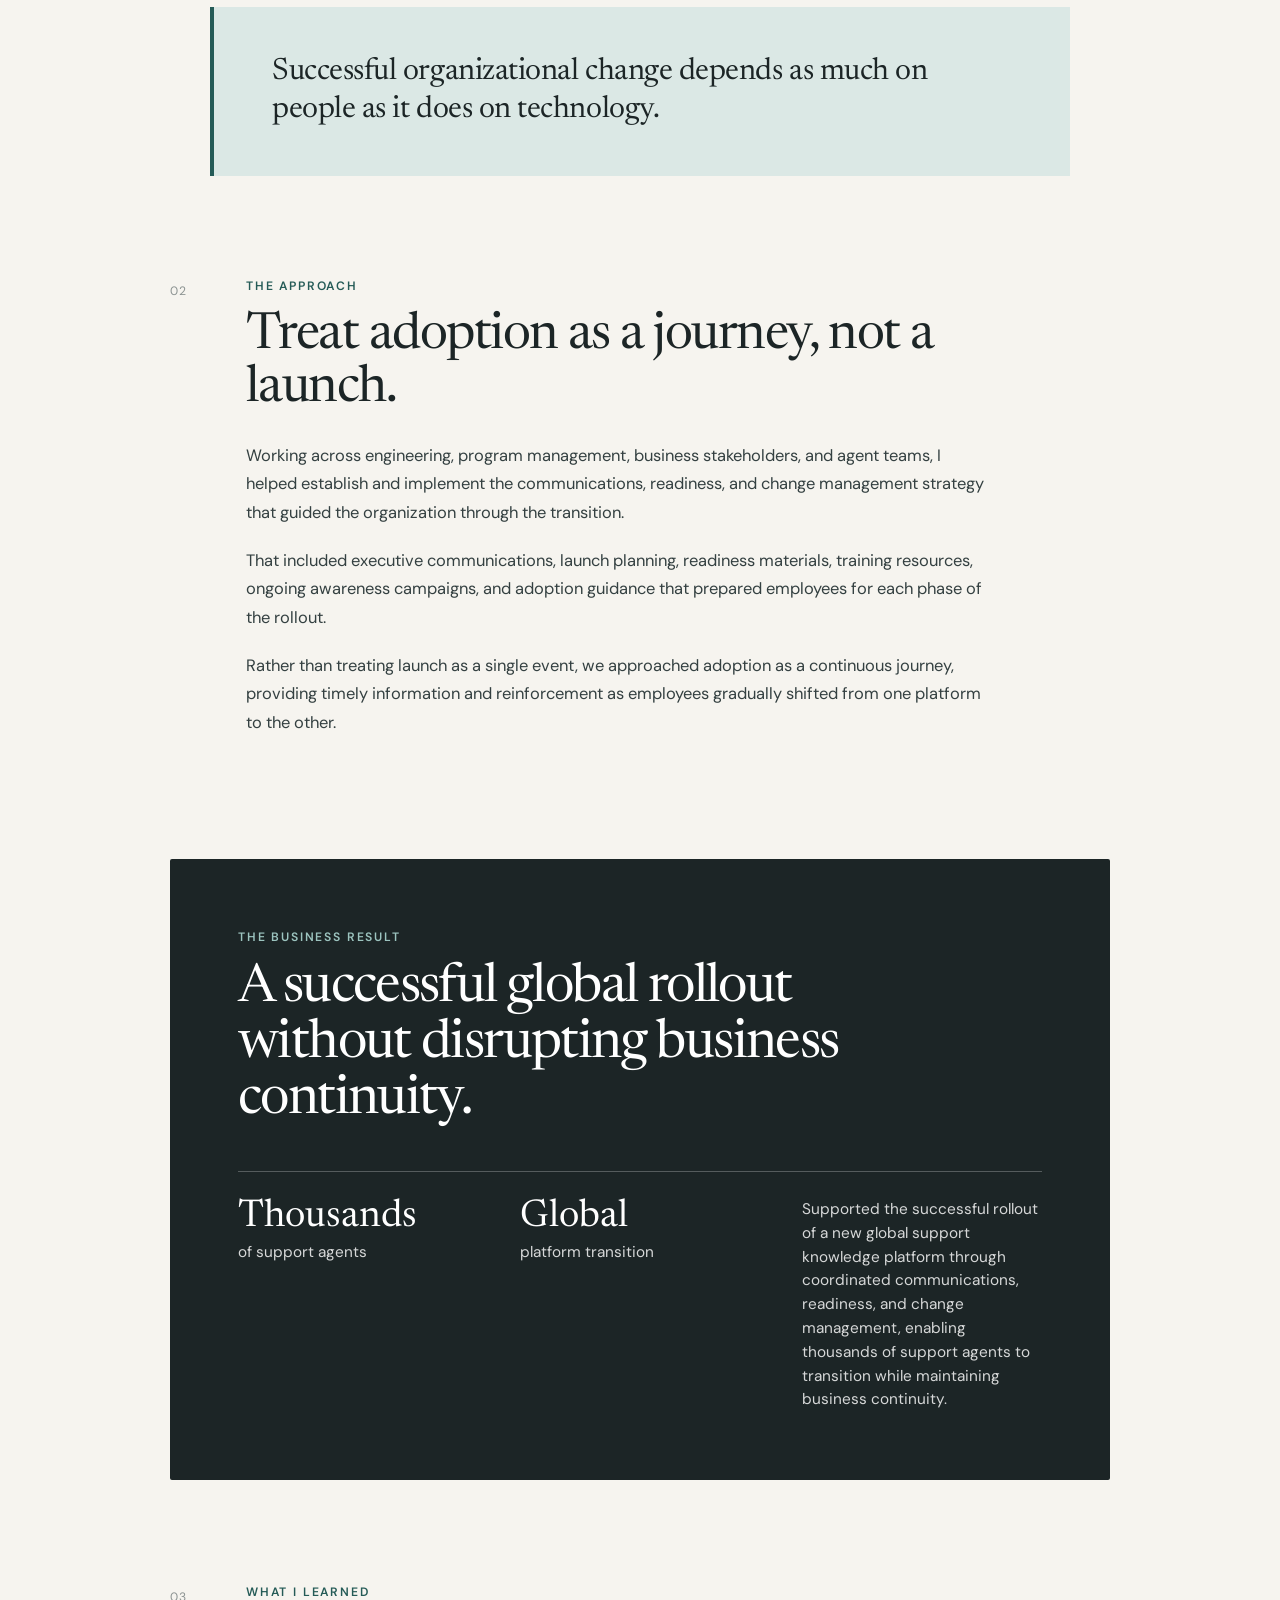
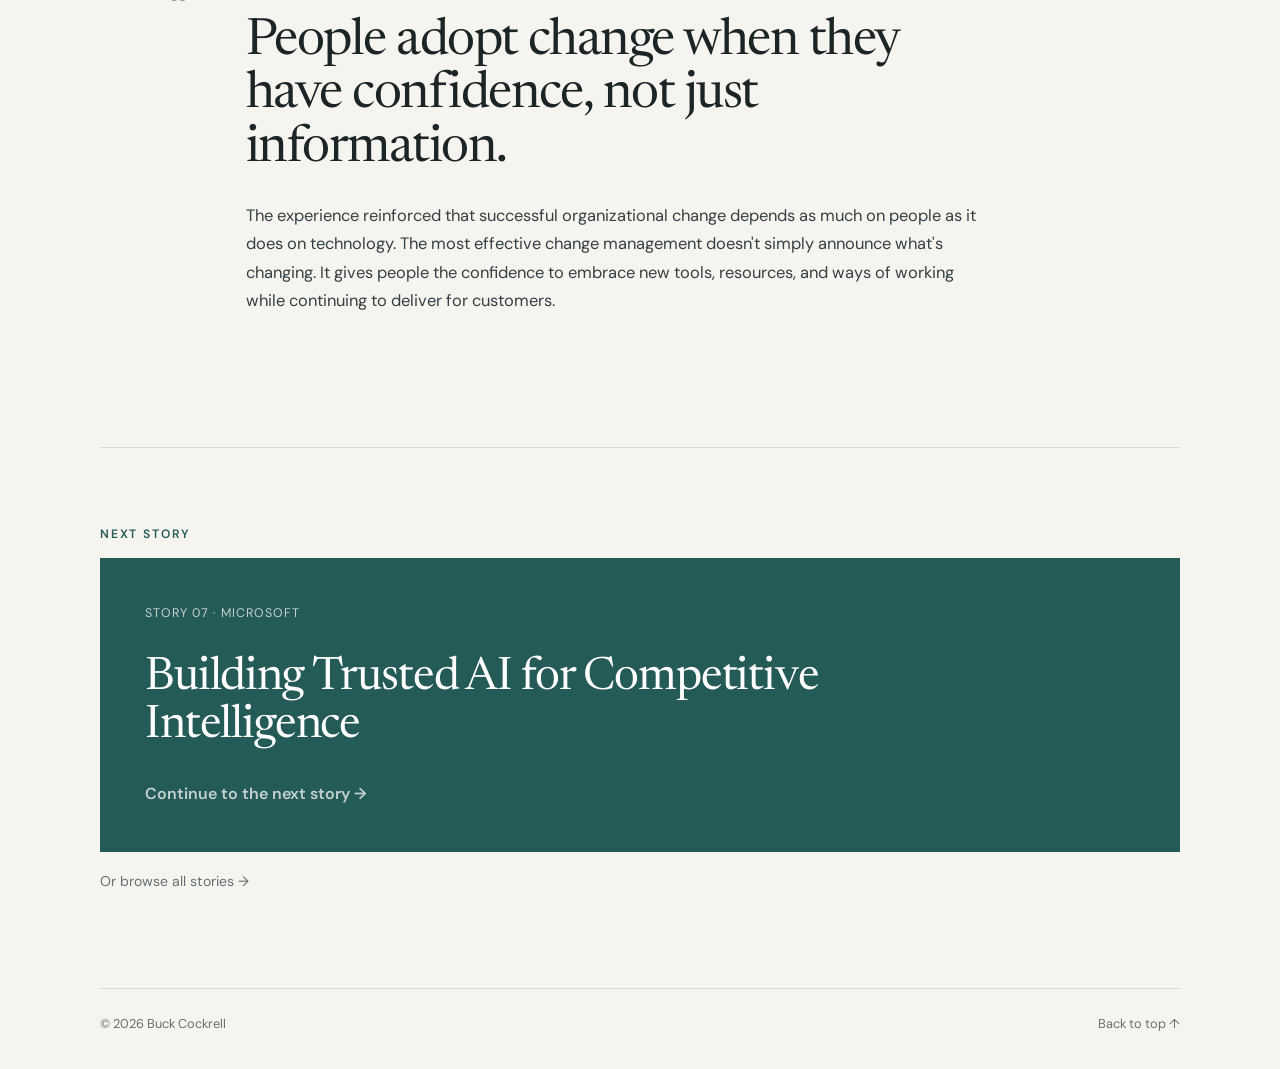
<file: stories/global-change/index.html>
<!doctype html>
<html lang="en"><head><meta charset="utf-8"/><meta content="width=device-width,initial-scale=1" name="viewport"/>
<title>Leading Change at Global Scale | Buck Cockrell</title>
<link href="../../styles.css" rel="stylesheet"/></head>
<body id="top"><a class="skip-link" href="#story">Skip to story</a><header class="site-header"><a aria-label="Buck Cockrell home" class="brand" href="/"><span class="brand-name">Buck Cockrell</span><span class="brand-role">Product Marketing · Go-to-Market · AI Strategy · Storytelling</span></a><button aria-controls="site-nav" aria-expanded="false" class="nav-toggle" type="button">Menu</button><nav aria-label="Primary navigation" class="site-nav" id="site-nav"><a href="/#stories">All stories</a><a href="/#themes">Themes</a><a href="https://www.linkedin.com/in/buckcockrell/" rel="noopener noreferrer">LinkedIn</a><a href="../../assets/resume/buck-cockrell-resume.pdf" target="_blank" rel="noopener noreferrer">Resume</a></nav></header><main class="story-page" id="story">
<section class="story-hero">
<div class="story-kicker">
<span class="story-number">Story 06</span>
<span class="story-company-mark">
<img alt="Microsoft logo" class="story-company-logo" src="../../assets/logos/microsoft.png"/>
</span>
</div>
<p class="story-hero-question">How do you help thousands of people embrace a new way of working without disrupting the customers they support?</p>
<h1>Leading Change at Global Scale</h1>

</section><section aria-label="Story introduction" class="story-intro"><p class="story-deck">Helped launch Microsoft's next-generation support knowledge platform, guiding thousands of support agents worldwide through a phased transition without disrupting customer support.</p><section class="story-overview">
<div><span class="overview-label">Company</span><strong>Microsoft</strong></div>
<div><span class="overview-label">Focus</span><strong>Change management</strong></div>
<div><span class="overview-label">Capabilities</span>
<ul class="tags story-tags">
<li>Change Management</li>
<li>Organizational Readiness</li>
<li>Internal Communications</li>
<li>Executive Communications</li>
<li>Product Launch</li>
<li>Cross-functional Leadership</li>
<li>Organizational Adoption</li>
<li>Program Marketing</li>
</ul>
</div>
</section></section>

<article class="story-body">
<section class="story-section">
<div class="section-number">01</div>
<div class="section-content">
<p class="eyebrow">The challenge</p>
<h2>Introducing a new platform is rarely simply a technology project.</h2>
<p>It's an exercise in change management. When Microsoft Customer Service and Support introduced a new knowledge platform for its global support organization, thousands of support agents needed to learn new tools and workflows without disrupting the quality or speed of customer support.</p>
<p>The challenge was made even more complex by the need to operate both the existing and new knowledge platforms in parallel until the transition was complete.</p>
</div>
</section>
<aside class="pull-quote">
<p>Successful organizational change depends as much on people as it does on technology.</p>
</aside>
<section class="story-section">
<div class="section-number">02</div>
<div class="section-content">
<p class="eyebrow">The approach</p>
<h2>Treat adoption as a journey, not a launch.</h2>
<p>Working across engineering, program management, business stakeholders, and agent teams, I helped establish and implement the communications, readiness, and change management strategy that guided the organization through the transition.</p>
<p>That included executive communications, launch planning, readiness materials, training resources, ongoing awareness campaigns, and adoption guidance that prepared employees for each phase of the rollout.</p>
<p>Rather than treating launch as a single event, we approached adoption as a continuous journey, providing timely information and reinforcement as employees gradually shifted from one platform to the other.</p>
</div>
</section>
<section class="results-panel">
<div class="results-intro">
<p class="eyebrow">The business result</p>
<h2>A successful global rollout without disrupting business continuity.</h2>
</div>
<div class="results-grid">
<div class="result-stat"><strong>Thousands</strong><span>of support agents</span></div>
<div class="result-stat"><strong>Global</strong><span>platform transition</span></div>
<div class="result-copy">
<p>Supported the successful rollout of a new global support knowledge platform through coordinated communications, readiness, and change management, enabling thousands of support agents to transition while maintaining business continuity.</p>
</div>
</div>
</section>
<section class="story-section">
<div class="section-number">03</div>
<div class="section-content">
<p class="eyebrow">What I learned</p>
<h2>People adopt change when they have confidence, not just information.</h2>
<p>The experience reinforced that successful organizational change depends as much on people as it does on technology. The most effective change management doesn't simply announce what's changing. It gives people the confidence to embrace new tools, resources, and ways of working while continuing to deliver for customers.</p>
</div>
</section>
</article>


<nav aria-label="Next story" class="next-story"><p class="eyebrow">Next story</p><a class="next-story-card" href="/stories/ai-competitive-intelligence/"><span class="next-story-meta">Story 07 · Microsoft</span><strong>Building Trusted AI for Competitive Intelligence</strong><span class="next-story-link">Continue to the next story →</span></a><a class="browse-all" href="/#stories">Or browse all stories →</a></nav></main><footer><span>© <span id="year"></span> Buck Cockrell</span><a href="#top">Back to top ↑</a></footer><script src="../../script.js"></script></body></html>
</file>
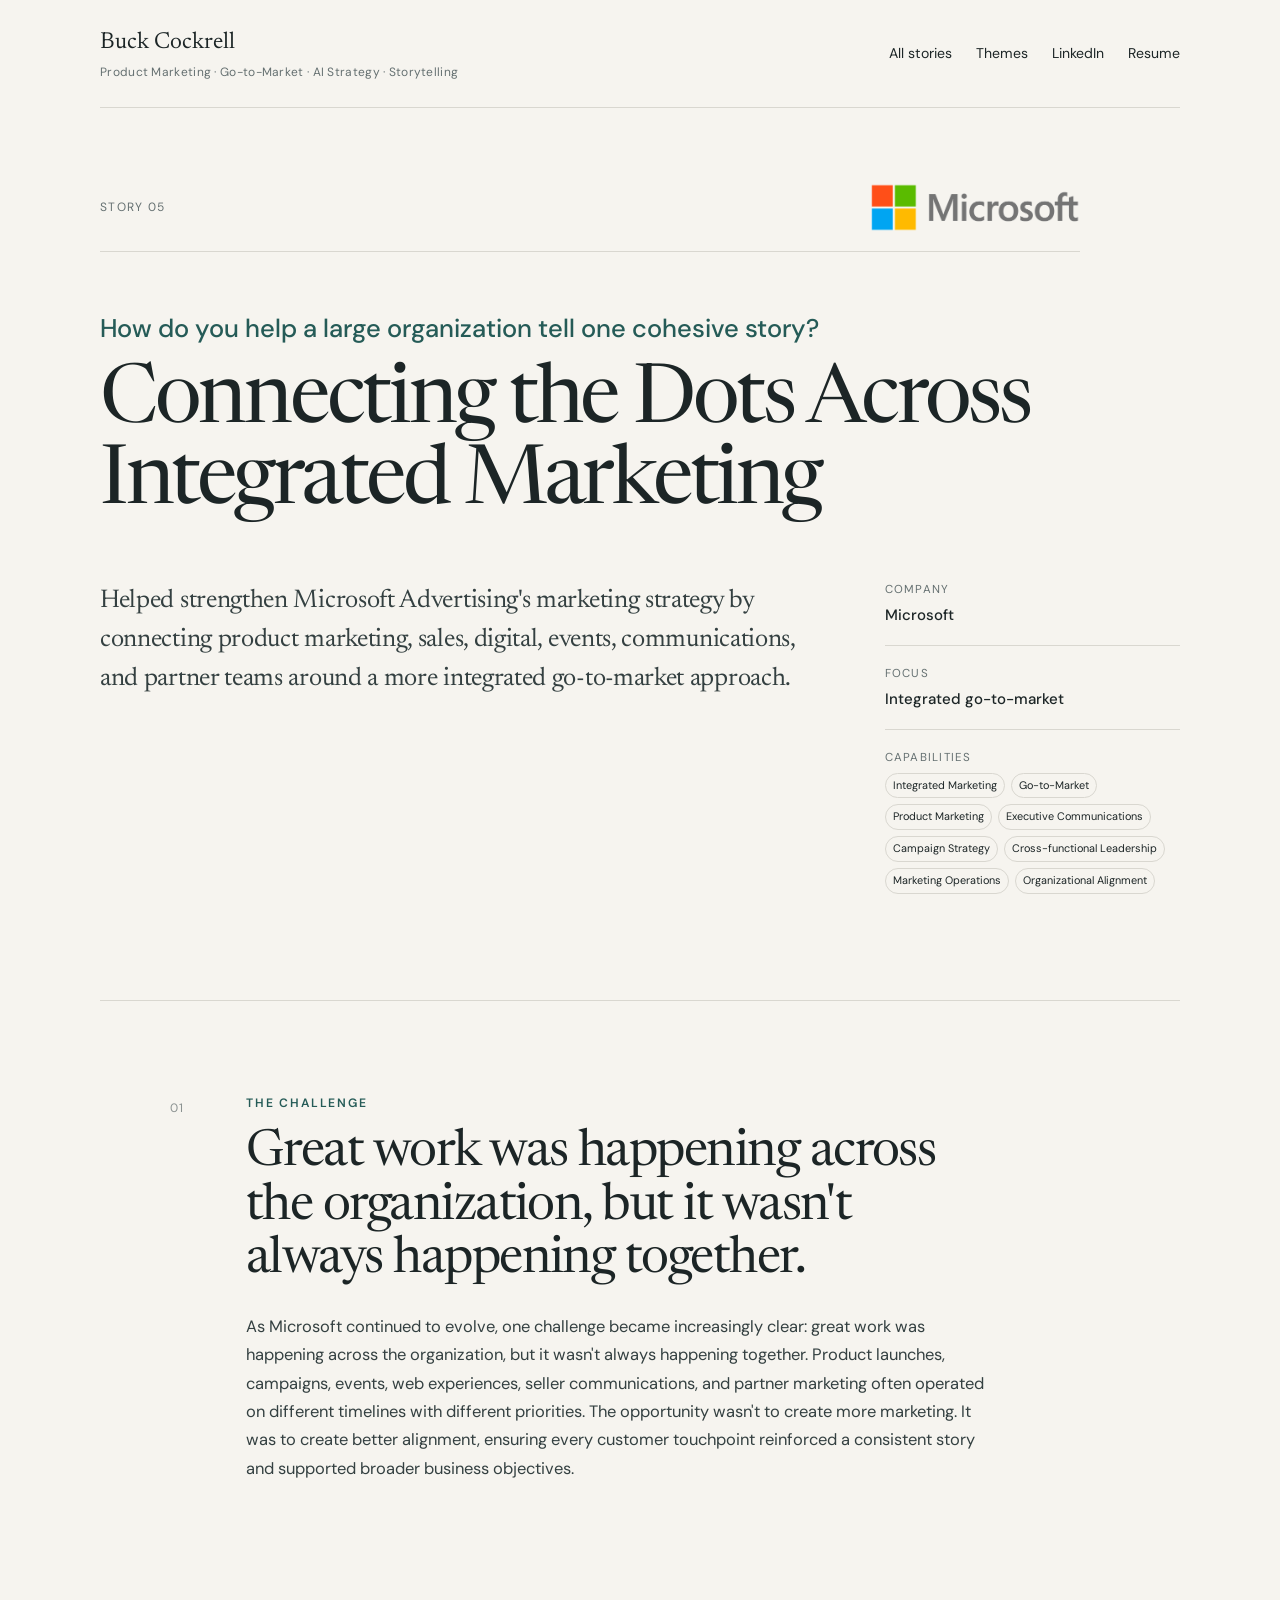
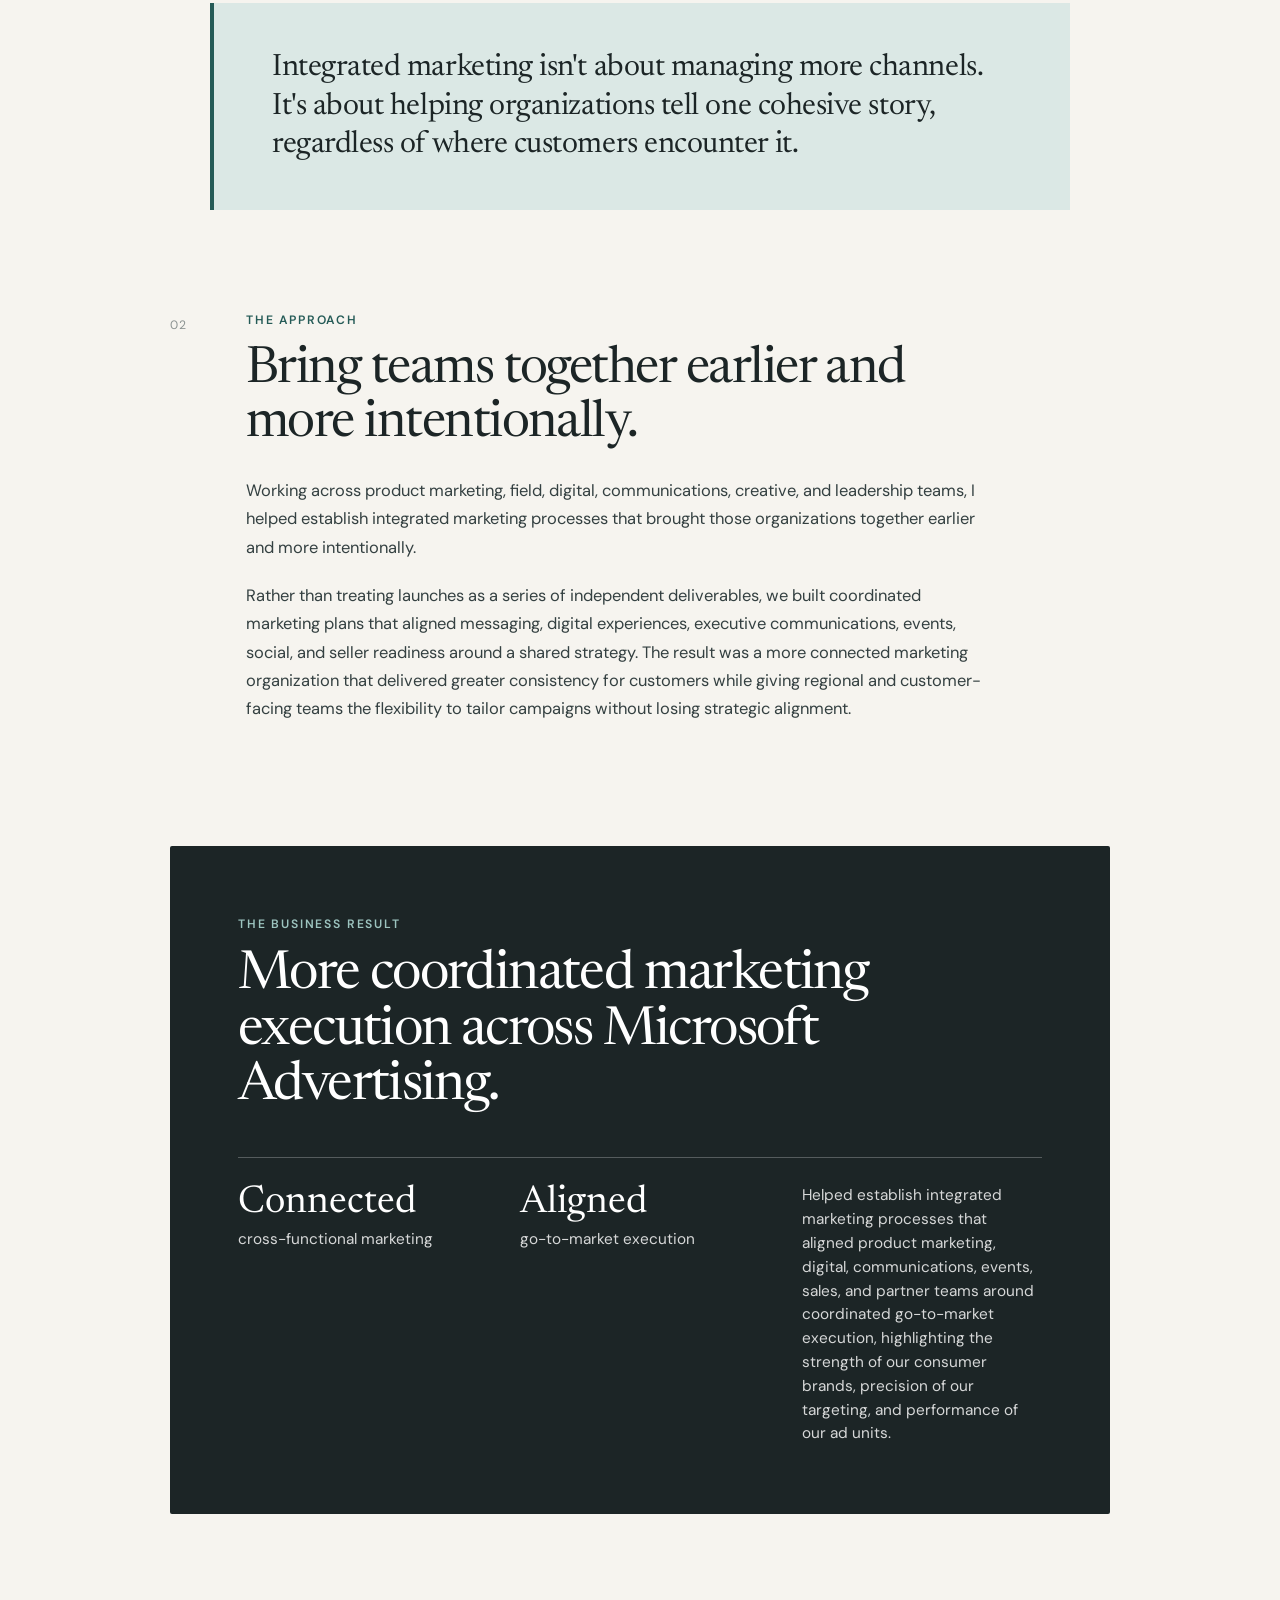
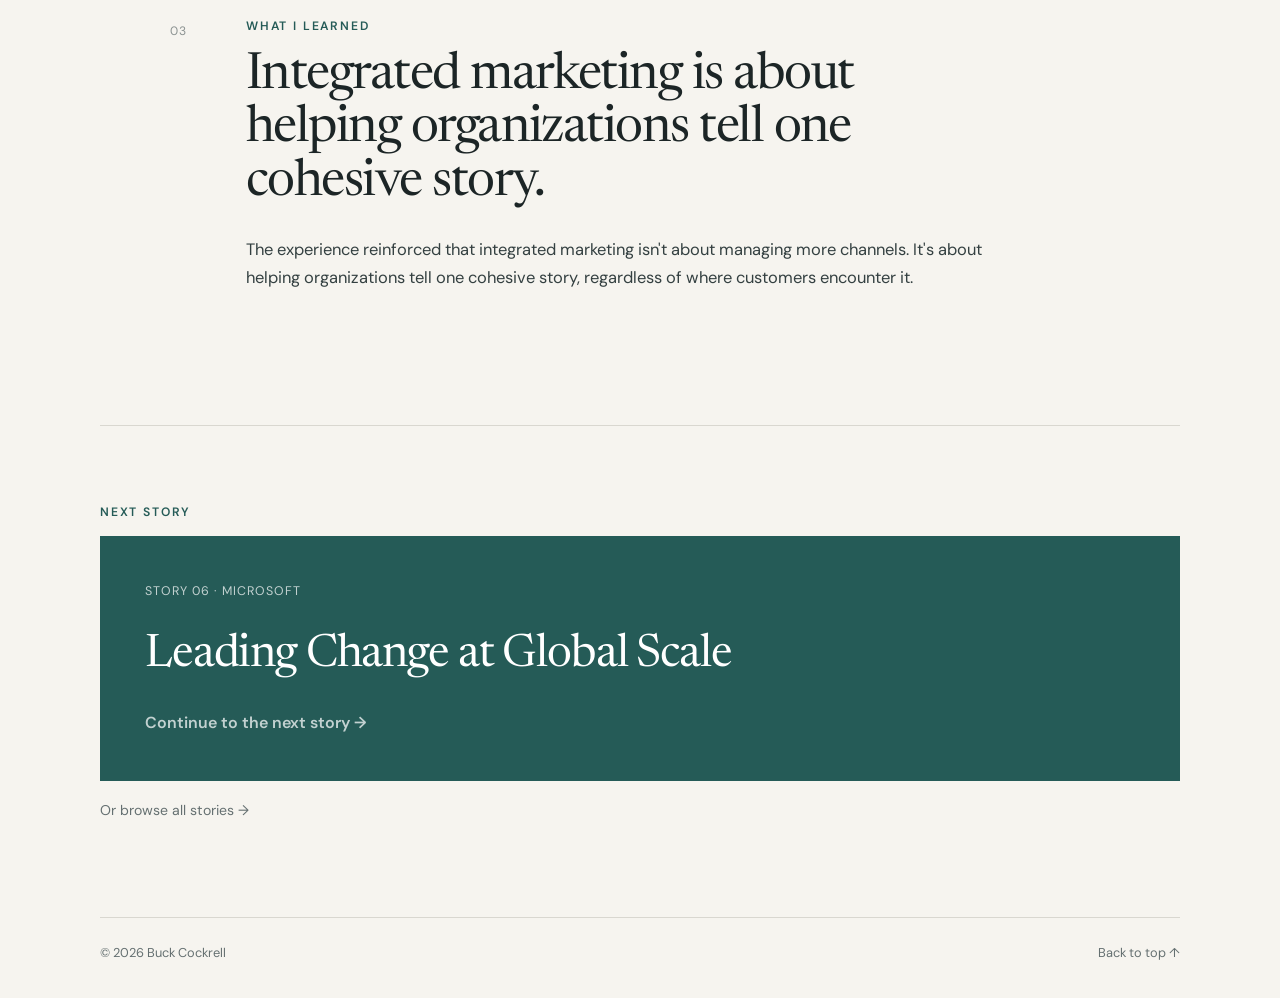
<file: stories/integrated-marketing/index.html>
<!doctype html>
<html lang="en"><head><meta charset="utf-8"/><meta content="width=device-width,initial-scale=1" name="viewport"/><title>Connecting the Dots Across Integrated Marketing | Buck Cockrell</title><link href="../../styles.css" rel="stylesheet"/></head><body id="top"><a class="skip-link" href="#story">Skip to story</a><header class="site-header"><a aria-label="Buck Cockrell home" class="brand" href="/"><span class="brand-name">Buck Cockrell</span><span class="brand-role">Product Marketing · Go-to-Market · AI Strategy · Storytelling</span></a><button aria-controls="site-nav" aria-expanded="false" class="nav-toggle" type="button">Menu</button><nav aria-label="Primary navigation" class="site-nav" id="site-nav"><a href="/#stories">All stories</a><a href="/#themes">Themes</a><a href="https://www.linkedin.com/in/buckcockrell/" rel="noopener noreferrer">LinkedIn</a><a href="../../assets/resume/buck-cockrell-resume.pdf" target="_blank" rel="noopener noreferrer">Resume</a></nav></header><main class="story-page" id="story">
<section class="story-hero">
<div class="story-kicker">
<span class="story-number">Story 05</span>
<span class="story-company-mark">
<img alt="Microsoft logo" class="story-company-logo" src="../../assets/logos/microsoft.png"/>
</span>
</div>
<p class="story-hero-question">How do you help a large organization tell one cohesive story?</p>
<h1>Connecting the Dots Across Integrated Marketing</h1>

</section><section aria-label="Story introduction" class="story-intro"><p class="story-deck">Helped strengthen Microsoft Advertising's marketing strategy by connecting product marketing, sales, digital, events, communications, and partner teams around a more integrated go-to-market approach.</p><section class="story-overview">
<div><span class="overview-label">Company</span><strong>Microsoft</strong></div>
<div><span class="overview-label">Focus</span><strong>Integrated go-to-market</strong></div>
<div><span class="overview-label">Capabilities</span><ul class="tags story-tags">
<li>Integrated Marketing</li><li>Go-to-Market</li><li>Product Marketing</li><li>Executive Communications</li><li>Campaign Strategy</li><li>Cross-functional Leadership</li><li>Marketing Operations</li><li>Organizational Alignment</li>
</ul></div>
</section></section>

<article class="story-body">
<section class="story-section"><div class="section-number">01</div><div class="section-content">
<p class="eyebrow">The challenge</p>
<h2>Great work was happening across the organization, but it wasn't always happening together.</h2>
<p>As Microsoft  continued to evolve, one challenge became increasingly clear: great work was happening across the organization, but it wasn't always happening together. Product launches, campaigns, events, web experiences, seller communications, and partner marketing often operated on different timelines with different priorities. The opportunity wasn't to create more marketing. It was to create better alignment, ensuring every customer touchpoint reinforced a consistent story and supported broader business objectives.</p>
</div></section>
<aside class="pull-quote"><p>Integrated marketing isn't about managing more channels. It's about helping organizations tell one cohesive story, regardless of where customers encounter it.</p></aside>
<section class="story-section"><div class="section-number">02</div><div class="section-content">
<p class="eyebrow">The approach</p>
<h2>Bring teams together earlier and more intentionally.</h2>
<p>Working across product marketing, field, digital, communications, creative, and leadership teams, I helped establish integrated marketing processes that brought those organizations together earlier and more intentionally.</p>
<p>Rather than treating launches as a series of independent deliverables, we built coordinated marketing plans that aligned messaging, digital experiences, executive communications, events, social, and seller readiness around a shared strategy. The result was a more connected marketing organization that delivered greater consistency for customers while giving regional and customer-facing teams the flexibility to tailor campaigns without losing strategic alignment.</p>
</div></section>
<section class="results-panel">
<div class="results-intro"><p class="eyebrow">The business result</p><h2>More coordinated marketing execution across Microsoft Advertising.</h2></div>
<div class="results-grid">
<div class="result-stat"><strong>Connected</strong><span>cross-functional marketing</span></div>
<div class="result-stat"><strong>Aligned</strong><span>go-to-market execution</span></div>
<div class="result-copy"><p>Helped establish integrated marketing processes that aligned product marketing, digital, communications, events, sales, and partner teams around coordinated go-to-market execution, highlighting the strength of our consumer brands, precision of our targeting, and performance of our ad units.</p></div>
</div></section>
<section class="story-section"><div class="section-number">03</div><div class="section-content">
<p class="eyebrow">What I learned</p>
<h2>Integrated marketing is about helping organizations tell one cohesive story.</h2>
<p>The experience reinforced that integrated marketing isn't about managing more channels. It's about helping organizations tell one cohesive story, regardless of where customers encounter it.</p>
</div></section>
</article>


<nav aria-label="Next story" class="next-story"><p class="eyebrow">Next story</p><a class="next-story-card" href="/stories/global-change/"><span class="next-story-meta">Story 06 · Microsoft</span><strong>Leading Change at Global Scale</strong><span class="next-story-link">Continue to the next story →</span></a><a class="browse-all" href="/#stories">Or browse all stories →</a></nav></main><footer><span>© <span id="year"></span> Buck Cockrell</span><a href="#top">Back to top ↑</a></footer><script src="../../script.js"></script></body></html>
</file>
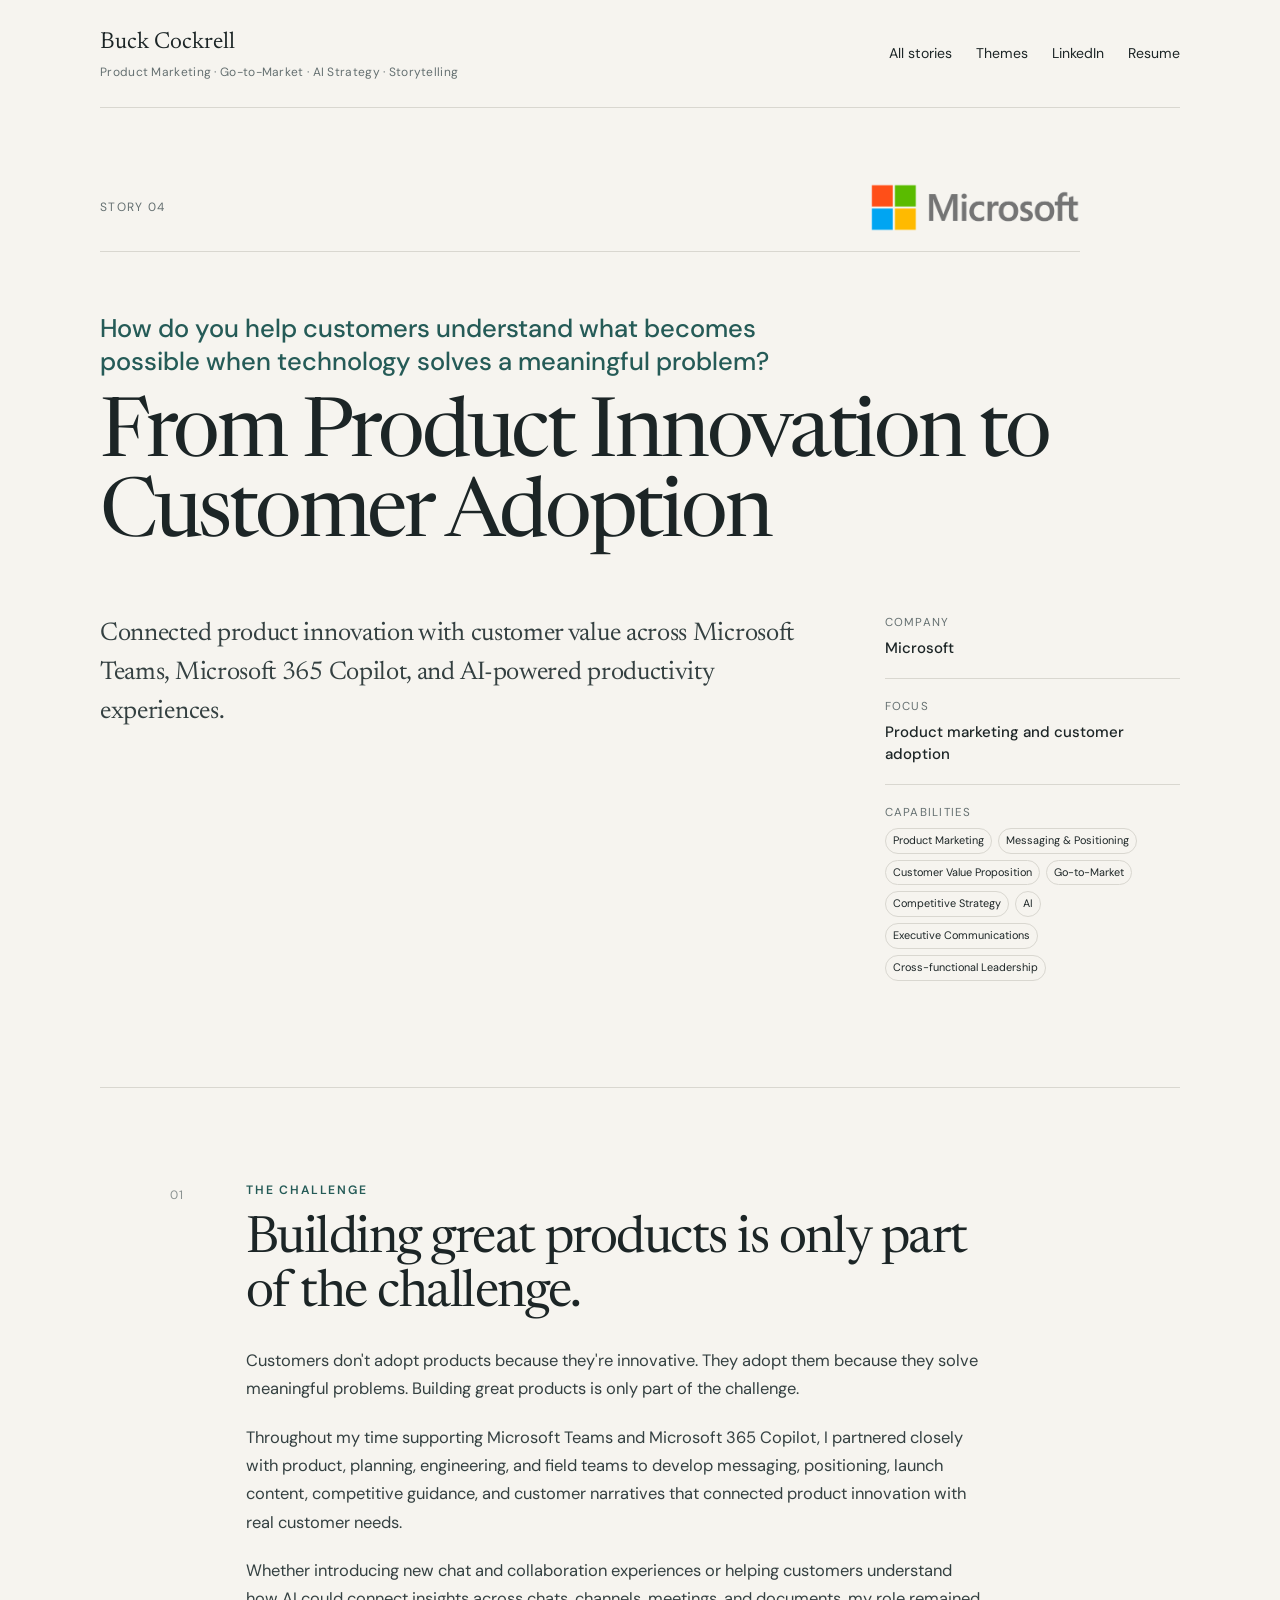
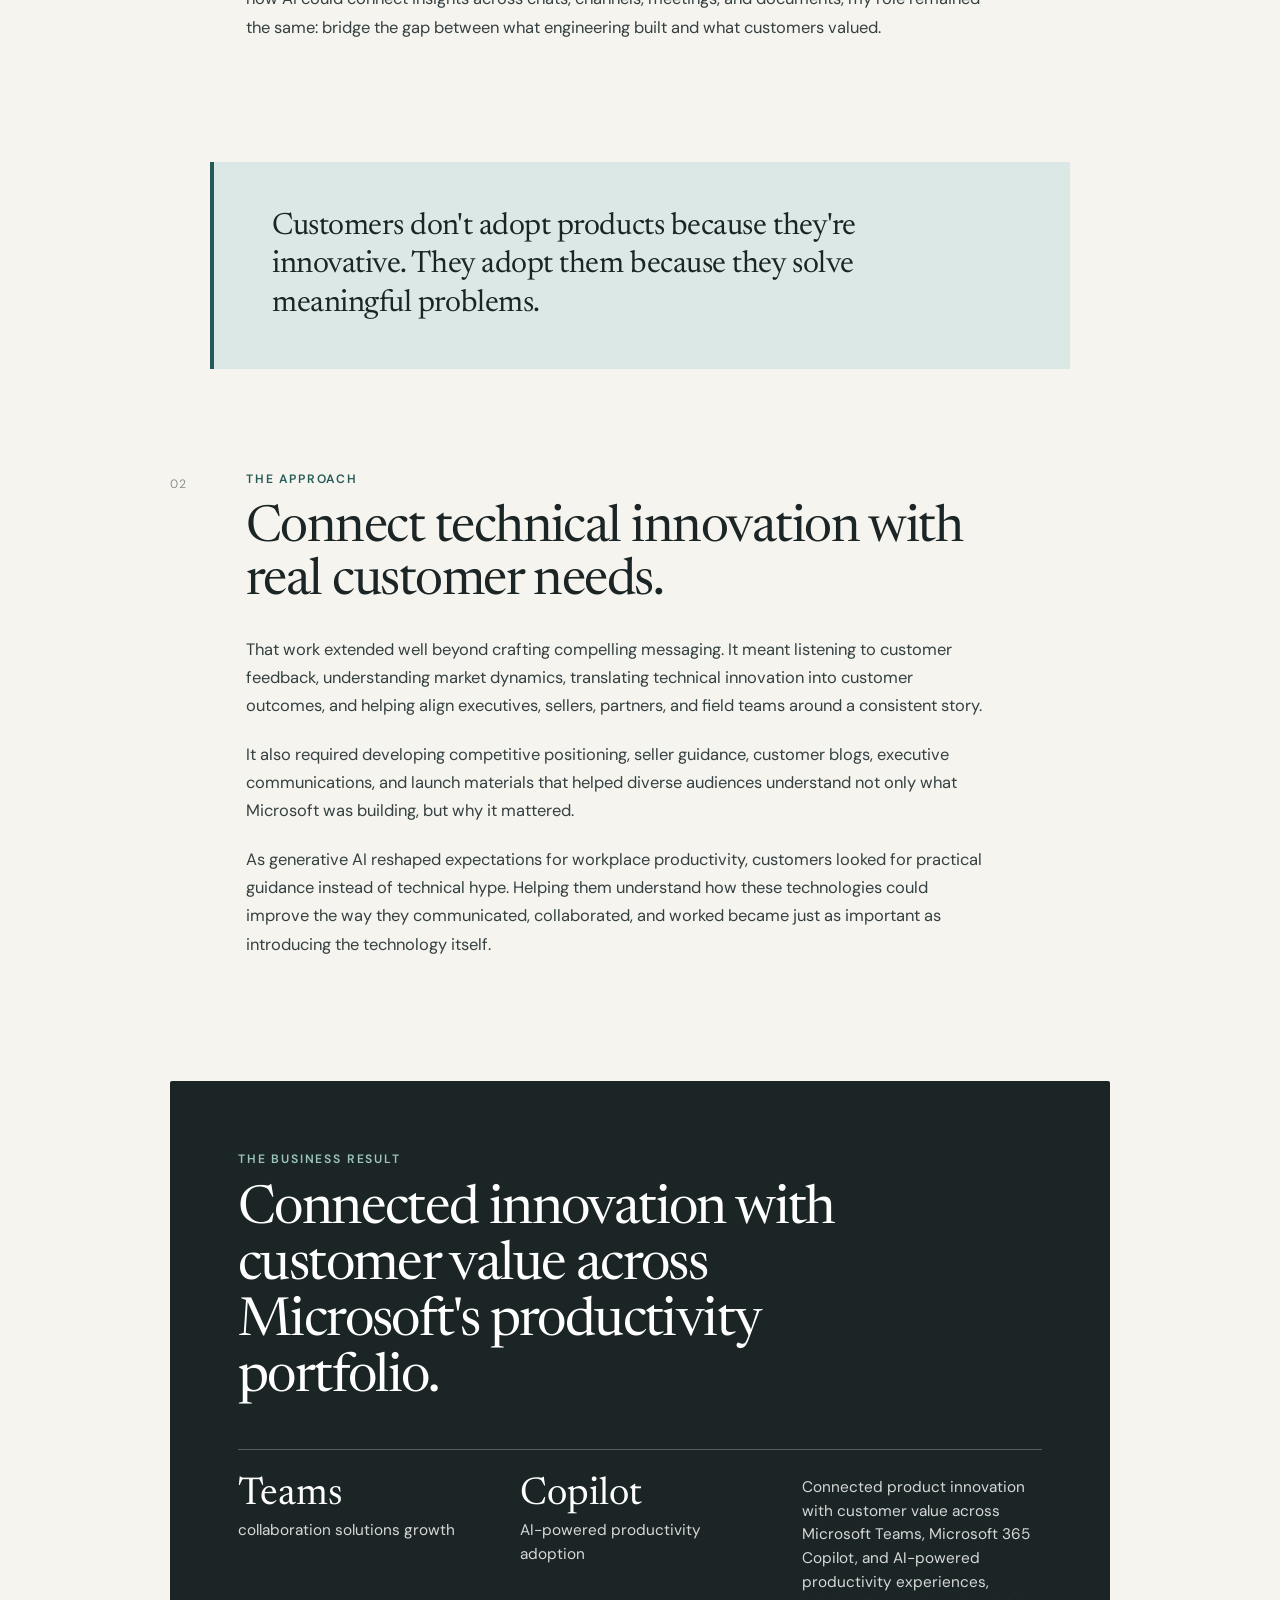
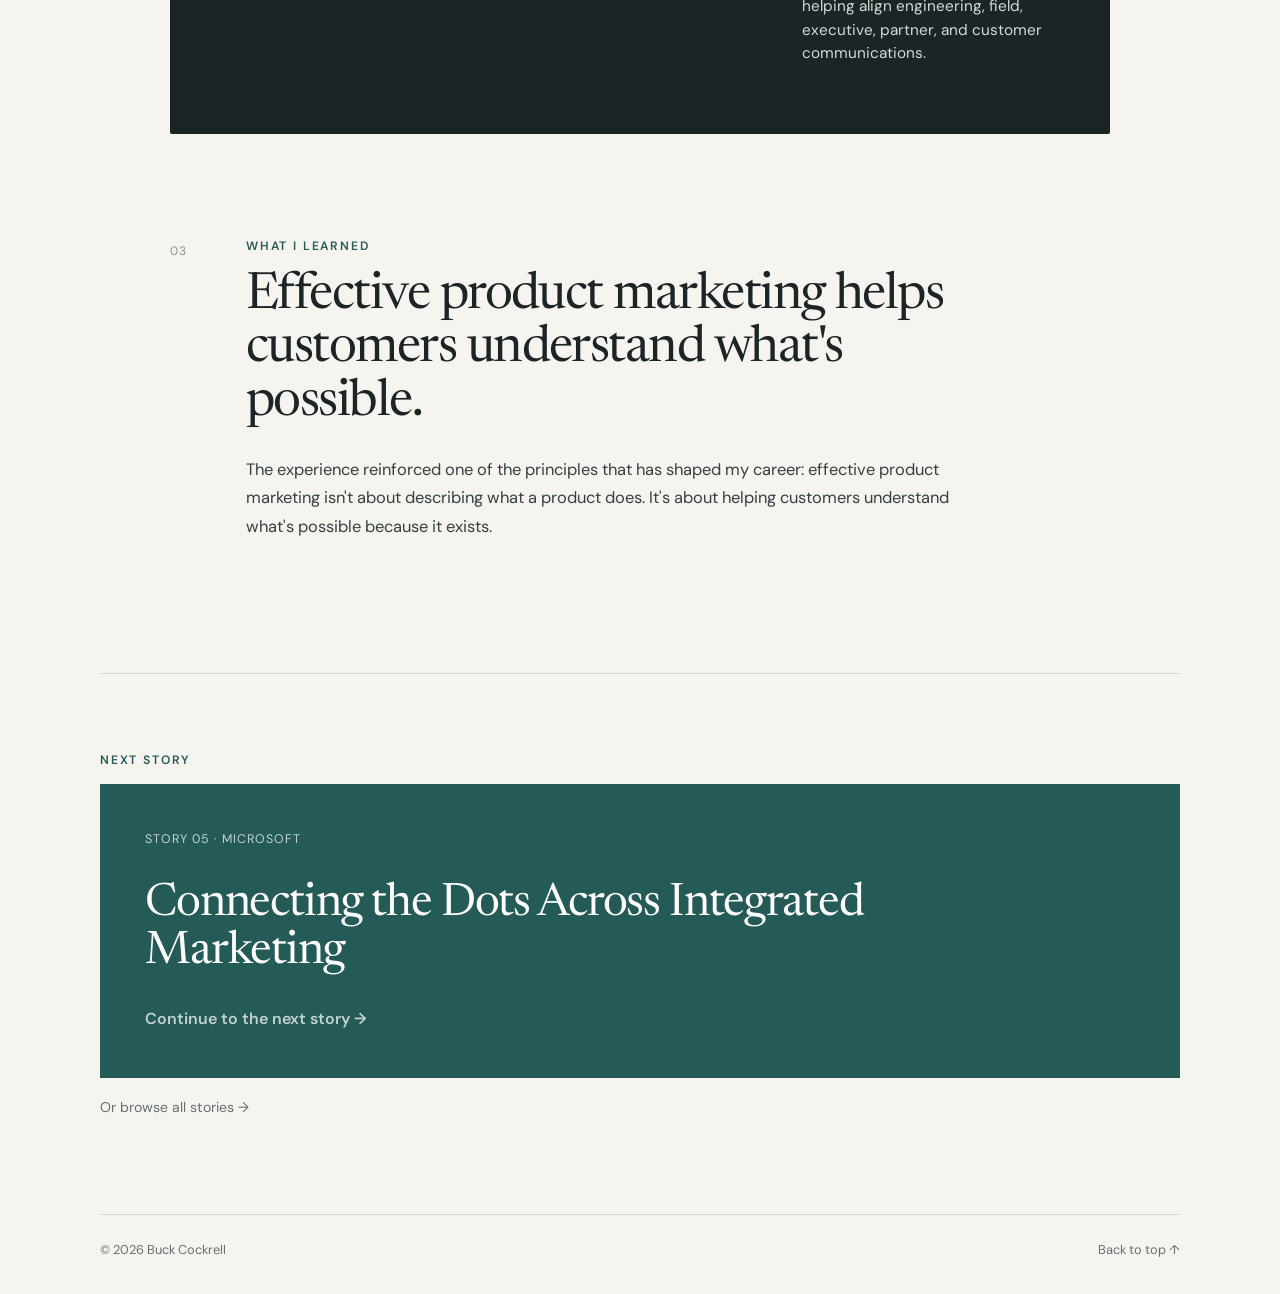
<file: stories/product-innovation-to-adoption/index.html>
<!doctype html>
<html lang="en">
<head>
<meta charset="utf-8"/>
<meta content="width=device-width, initial-scale=1" name="viewport"/>
<title>From Product Innovation to Customer Adoption | Buck Cockrell</title>
<meta content="Connected product innovation with customer value across Microsoft Teams, Microsoft 365 Copilot, and AI-powered productivity experiences." name="description"/>
<link href="../../styles.css" rel="stylesheet"/>
</head>
<body id="top"><a class="skip-link" href="#story">Skip to story</a><header class="site-header"><a aria-label="Buck Cockrell home" class="brand" href="/"><span class="brand-name">Buck Cockrell</span><span class="brand-role">Product Marketing · Go-to-Market · AI Strategy · Storytelling</span></a><button aria-controls="site-nav" aria-expanded="false" class="nav-toggle" type="button">Menu</button><nav aria-label="Primary navigation" class="site-nav" id="site-nav"><a href="/#stories">All stories</a><a href="/#themes">Themes</a><a href="https://www.linkedin.com/in/buckcockrell/" rel="noopener noreferrer">LinkedIn</a><a href="../../assets/resume/buck-cockrell-resume.pdf" target="_blank" rel="noopener noreferrer">Resume</a></nav></header>
<main class="story-page" id="story">
<section class="story-hero">
<div class="story-kicker">
  <span class="story-number">Story 04</span>
<span class="story-company-mark">
  <img alt="Microsoft logo" class="story-company-logo" src="../../assets/logos/microsoft.png"/>
</span>
</div>
<p class="story-hero-question">How do you help customers understand what becomes possible when technology solves a meaningful problem?</p>
<h1>From Product Innovation to Customer Adoption</h1>

</section><section aria-label="Story introduction" class="story-intro"><p class="story-deck">Connected product innovation with customer value across Microsoft Teams, Microsoft 365 Copilot, and AI-powered productivity experiences.</p><section class="story-overview">
<div>
<span class="overview-label">Company</span>
<strong>Microsoft</strong>
</div>
<div>
<span class="overview-label">Focus</span>
<strong>Product marketing and customer adoption</strong>
</div>
<div>
<span class="overview-label">Capabilities</span>
<ul class="tags story-tags">
<li>Product Marketing</li>
<li>Messaging &amp; Positioning</li>
<li>Customer Value Proposition</li>
<li>Go-to-Market</li>
<li>Competitive Strategy</li>
<li>AI</li>
<li>Executive Communications</li>
<li>Cross-functional Leadership</li>
</ul>
</div>
</section></section>

<article class="story-body">
<section class="story-section">
<div class="section-number">01</div>
<div class="section-content">
<p class="eyebrow">The challenge</p>
<h2>Building great products is only part of the challenge.</h2>
<p>Customers don't adopt products because they're innovative. They adopt them because they solve meaningful problems. Building great products is only part of the challenge.</p>
<p>Throughout my time supporting Microsoft Teams and Microsoft 365 Copilot, I partnered closely with product, planning, engineering, and field teams to develop messaging, positioning, launch content, competitive guidance, and customer narratives that connected product innovation with real customer needs.</p>
<p>Whether introducing new chat and collaboration experiences or helping customers understand how AI could connect insights across chats, channels, meetings, and documents, my role remained the same: bridge the gap between what engineering built and what customers valued.</p>
</div>
</section>
<aside class="pull-quote">
<p>Customers don't adopt products because they're innovative. They adopt them because they solve meaningful problems.</p>
</aside>
<section class="story-section">
<div class="section-number">02</div>
<div class="section-content">
<p class="eyebrow">The approach</p>
<h2>Connect technical innovation with real customer needs.</h2>
<p>That work extended well beyond crafting compelling messaging. It meant listening to customer feedback, understanding market dynamics, translating technical innovation into customer outcomes, and helping align executives, sellers, partners, and field teams around a consistent story.</p>
<p>It also required developing competitive positioning, seller guidance, customer blogs, executive communications, and launch materials that helped diverse audiences understand not only what Microsoft was building, but why it mattered.</p>
<p>As generative AI reshaped expectations for workplace productivity, customers looked for practical guidance instead of technical hype. Helping them understand how these technologies could improve the way they communicated, collaborated, and worked became just as important as introducing the technology itself.</p>
</div>
</section>
<section class="results-panel">
<div class="results-intro">
<p class="eyebrow">The business result</p>
<h2>Connected innovation with customer value across Microsoft's productivity portfolio.</h2>
</div>
<div class="results-grid">
<div class="result-stat">
<strong>Teams</strong>
<span>collaboration solutions growth</span>
</div>
<div class="result-stat">
<strong>Copilot</strong>
<span>AI-powered productivity adoption</span>
</div>
<div class="result-copy">
<p>Connected product innovation with customer value across Microsoft Teams, Microsoft 365 Copilot, and AI-powered productivity experiences, helping align engineering, field, executive, partner, and customer communications.</p>
</div>
</div>
</section>
<section class="story-section">
<div class="section-number">03</div>
<div class="section-content">
<p class="eyebrow">What I learned</p>
<h2>Effective product marketing helps customers understand what's possible.</h2>
<p>The experience reinforced one of the principles that has shaped my career: effective product marketing isn't about describing what a product does. It's about helping customers understand what's possible because it exists.</p>
</div>
</section>
</article>

<nav aria-label="Next story" class="next-story"><p class="eyebrow">Next story</p><a class="next-story-card" href="/stories/integrated-marketing/"><span class="next-story-meta">Story 05 · Microsoft</span><strong>Connecting the Dots Across Integrated Marketing</strong><span class="next-story-link">Continue to the next story →</span></a><a class="browse-all" href="/#stories">Or browse all stories →</a></nav></main>


<footer><span>© <span id="year"></span> Buck Cockrell</span><a href="#top">Back to top ↑</a></footer><script src="../../script.js"></script></body>
</html>
</file>
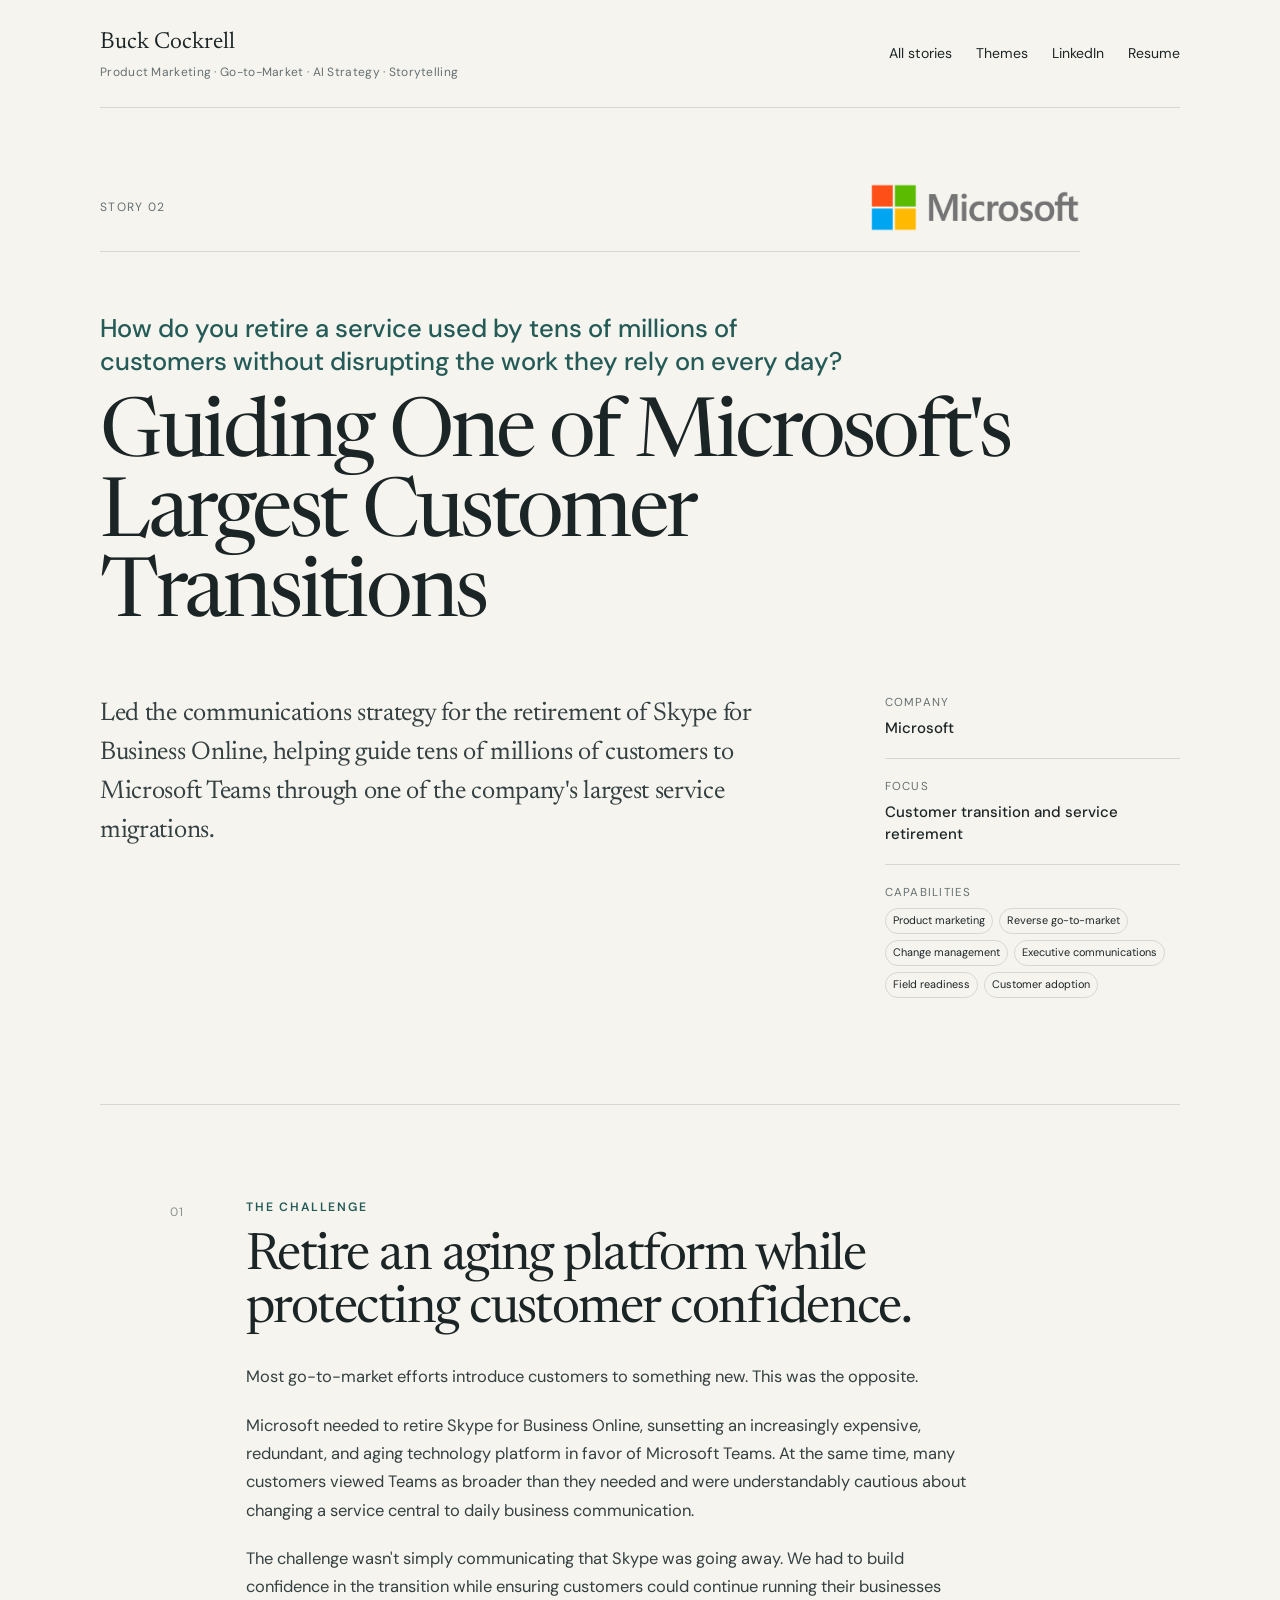
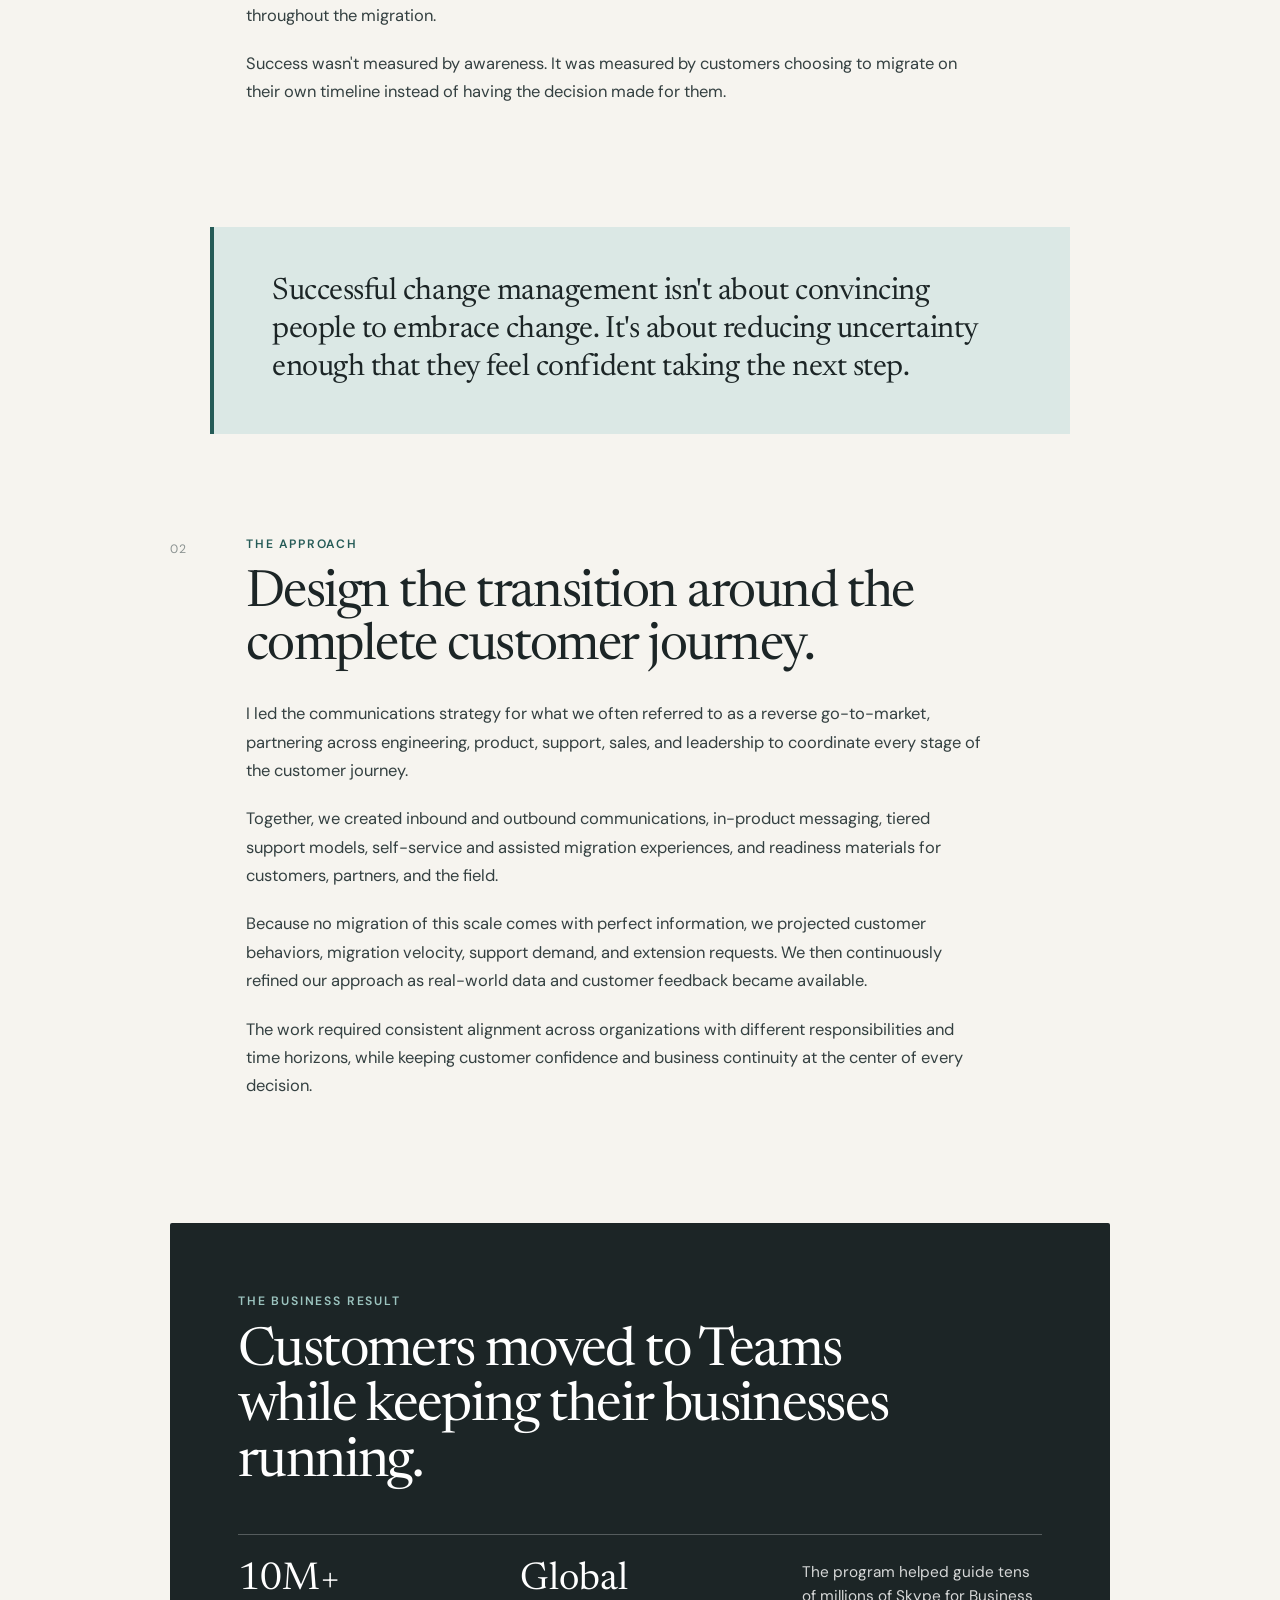
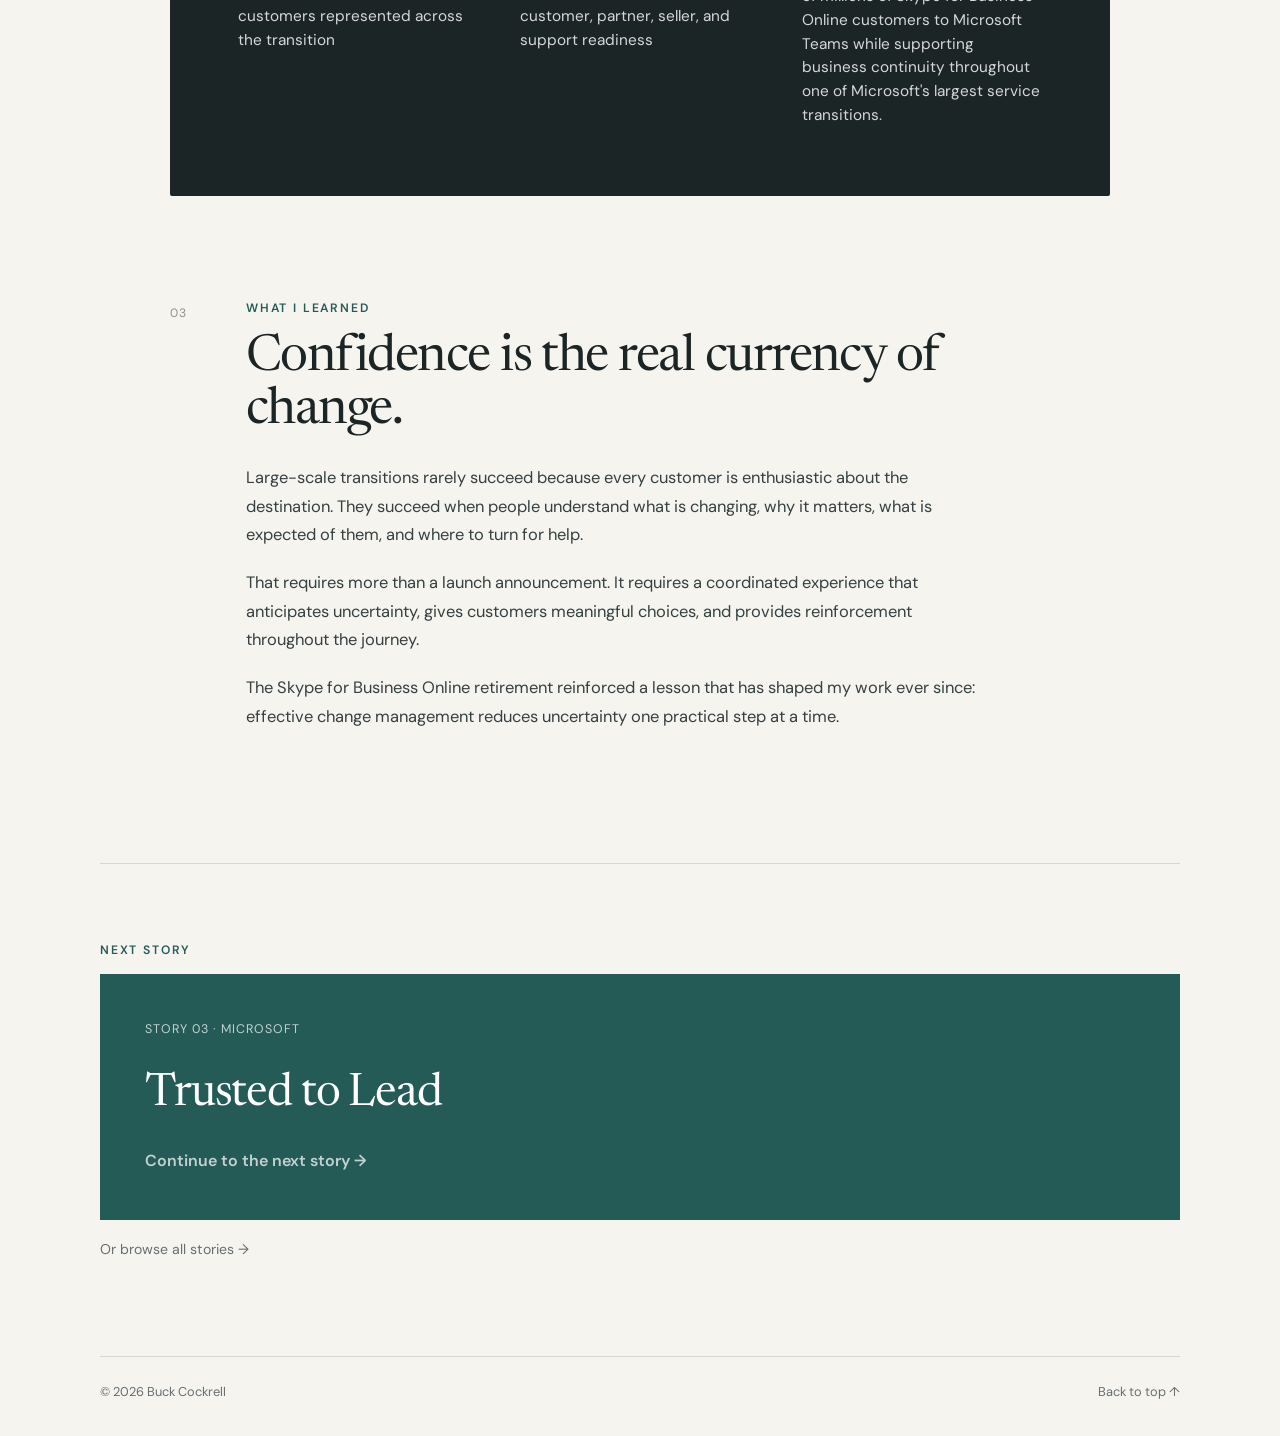
<file: stories/skype-to-teams/index.html>
<!doctype html>
<html lang="en">
<head>
<meta charset="utf-8"/>
<meta content="width=device-width, initial-scale=1" name="viewport"/>
<title>Guiding One of Microsoft's Largest Customer Transitions | Buck Cockrell</title>
<meta content="How Buck Cockrell led the communications strategy for the retirement of Skype for Business Online, helping guide tens of millions of customers to Microsoft Teams." name="description"/>
<meta content="Buck Cockrell" name="author"/>
<meta content="Guiding One of Microsoft's Largest Customer Transitions" property="og:title"/>
<meta content="A career story about change management, communications, and customer adoption during the retirement of Skype for Business Online." property="og:description"/>
<meta content="article" property="og:type"/>
<meta content="https://buck-cockrell.netlify.app/stories/skype-to-teams/" property="og:url"/>
<link href="../../styles.css" rel="stylesheet"/>
<script type="application/ld+json">
  {
    "@context": "https://schema.org",
    "@type": "Article",
    "headline": "Guiding One of Microsoft's Largest Customer Transitions",
    "description": "How communications strategy, readiness, and cross-functional leadership helped guide tens of millions of customers from Skype for Business Online to Microsoft Teams.",
    "author": {
      "@type": "Person",
      "name": "Buck Cockrell"
    },
    "publisher": {
      "@type": "Person",
      "name": "Buck Cockrell"
    },
    "mainEntityOfPage": "https://buck-cockrell.netlify.app/stories/skype-to-teams/"
  }
  </script>
</head>
<body id="top"><a class="skip-link" href="#story">Skip to story</a><header class="site-header"><a aria-label="Buck Cockrell home" class="brand" href="/"><span class="brand-name">Buck Cockrell</span><span class="brand-role">Product Marketing · Go-to-Market · AI Strategy · Storytelling</span></a><button aria-controls="site-nav" aria-expanded="false" class="nav-toggle" type="button">Menu</button><nav aria-label="Primary navigation" class="site-nav" id="site-nav"><a href="/#stories">All stories</a><a href="/#themes">Themes</a><a href="https://www.linkedin.com/in/buckcockrell/" rel="noopener noreferrer">LinkedIn</a><a href="../../assets/resume/buck-cockrell-resume.pdf">Resume</a></nav></header>
<main class="story-page" id="story">
<section class="story-hero">
<div class="story-kicker">
  <span class="story-number">Story 02</span>
<span class="story-company-mark">
  <img alt="Microsoft logo" class="story-company-logo" src="../../assets/logos/microsoft.png"/>
</span>
</div>
<p class="story-hero-question">
        How do you retire a service used by tens of millions of customers without disrupting the work they rely on every day?
      </p>
<h1>Guiding One of Microsoft's Largest Customer Transitions</h1>

</section><section aria-label="Story introduction" class="story-intro"><p class="story-deck">
        Led the communications strategy for the retirement of Skype for Business Online, helping guide tens of millions of customers to Microsoft Teams through one of the company's largest service migrations.
      </p><section aria-labelledby="overview-title" class="story-overview">
<h2 class="visually-hidden" id="overview-title">Story overview</h2>
<div>
<span class="overview-label">Company</span>
<strong>Microsoft</strong>
</div>
<div>
<span class="overview-label">Focus</span>
<strong>Customer transition and service retirement</strong>
</div>
<div>
<span class="overview-label">Capabilities</span>
<ul class="tags story-tags">
<li>Product marketing</li>
<li>Reverse go-to-market</li>
<li>Change management</li>
<li>Executive communications</li>
<li>Field readiness</li>
<li>Customer adoption</li>
</ul>
</div>
</section></section>

<article class="story-body">
<section class="story-section">
<div class="section-number">01</div>
<div class="section-content">
<p class="eyebrow">The challenge</p>
<h2>Retire an aging platform while protecting customer confidence.</h2>
<p>Most go-to-market efforts introduce customers to something new. This was the opposite.</p>
<p>Microsoft needed to retire Skype for Business Online, sunsetting an increasingly expensive, redundant, and aging technology platform in favor of Microsoft Teams. At the same time, many customers viewed Teams as broader than they needed and were understandably cautious about changing a service central to daily business communication.</p>
<p>The challenge wasn't simply communicating that Skype was going away. We had to build confidence in the transition while ensuring customers could continue running their businesses throughout the migration.</p>
<p>Success wasn't measured by awareness. It was measured by customers choosing to migrate on their own timeline instead of having the decision made for them.</p>
</div>
</section>
<aside class="pull-quote">
<p>Successful change management isn't about convincing people to embrace change. It's about reducing uncertainty enough that they feel confident taking the next step.</p>
</aside>
<section class="story-section">
<div class="section-number">02</div>
<div class="section-content">
<p class="eyebrow">The approach</p>
<h2>Design the transition around the complete customer journey.</h2>
<p>I led the communications strategy for what we often referred to as a reverse go-to-market, partnering across engineering, product, support, sales, and leadership to coordinate every stage of the customer journey.</p>
<p>Together, we created inbound and outbound communications, in-product messaging, tiered support models, self-service and assisted migration experiences, and readiness materials for customers, partners, and the field.</p>
<p>Because no migration of this scale comes with perfect information, we projected customer behaviors, migration velocity, support demand, and extension requests. We then continuously refined our approach as real-world data and customer feedback became available.</p>
<p>The work required consistent alignment across organizations with different responsibilities and time horizons, while keeping customer confidence and business continuity at the center of every decision.</p>
</div>
</section>
<section aria-labelledby="results-title" class="results-panel">
<div class="results-intro">
<p class="eyebrow">The business result</p>
<h2 id="results-title">Customers moved to Teams while keeping their businesses running.</h2>
</div>
<div class="results-grid">
<div class="result-stat">
<strong>10M+</strong>
<span>customers represented across the transition</span>
</div>
<div class="result-stat">
<strong>Global</strong>
<span>customer, partner, seller, and support readiness</span>
</div>
<div class="result-copy">
<p>The program helped guide tens of millions of Skype for Business Online customers to Microsoft Teams while supporting business continuity throughout one of Microsoft's largest service transitions.</p>
</div>
</div>
</section>
<section class="story-section">
<div class="section-number">03</div>
<div class="section-content">
<p class="eyebrow">What I learned</p>
<h2>Confidence is the real currency of change.</h2>
<p>Large-scale transitions rarely succeed because every customer is enthusiastic about the destination. They succeed when people understand what is changing, why it matters, what is expected of them, and where to turn for help.</p>
<p>That requires more than a launch announcement. It requires a coordinated experience that anticipates uncertainty, gives customers meaningful choices, and provides reinforcement throughout the journey.</p>
<p>The Skype for Business Online retirement reinforced a lesson that has shaped my work ever since: effective change management reduces uncertainty one practical step at a time.</p>
</div>
</section>
</article>

<nav aria-label="Next story" class="next-story"><p class="eyebrow">Next story</p><a class="next-story-card" href="/stories/trusted-to-lead/"><span class="next-story-meta">Story 03 · Microsoft</span><strong>Trusted to Lead</strong><span class="next-story-link">Continue to the next story →</span></a><a class="browse-all" href="/#stories">Or browse all stories →</a></nav></main>


<footer><span>© <span id="year"></span> Buck Cockrell</span><a href="#top">Back to top ↑</a></footer><script src="../../script.js"></script></body>
</html>
</file>
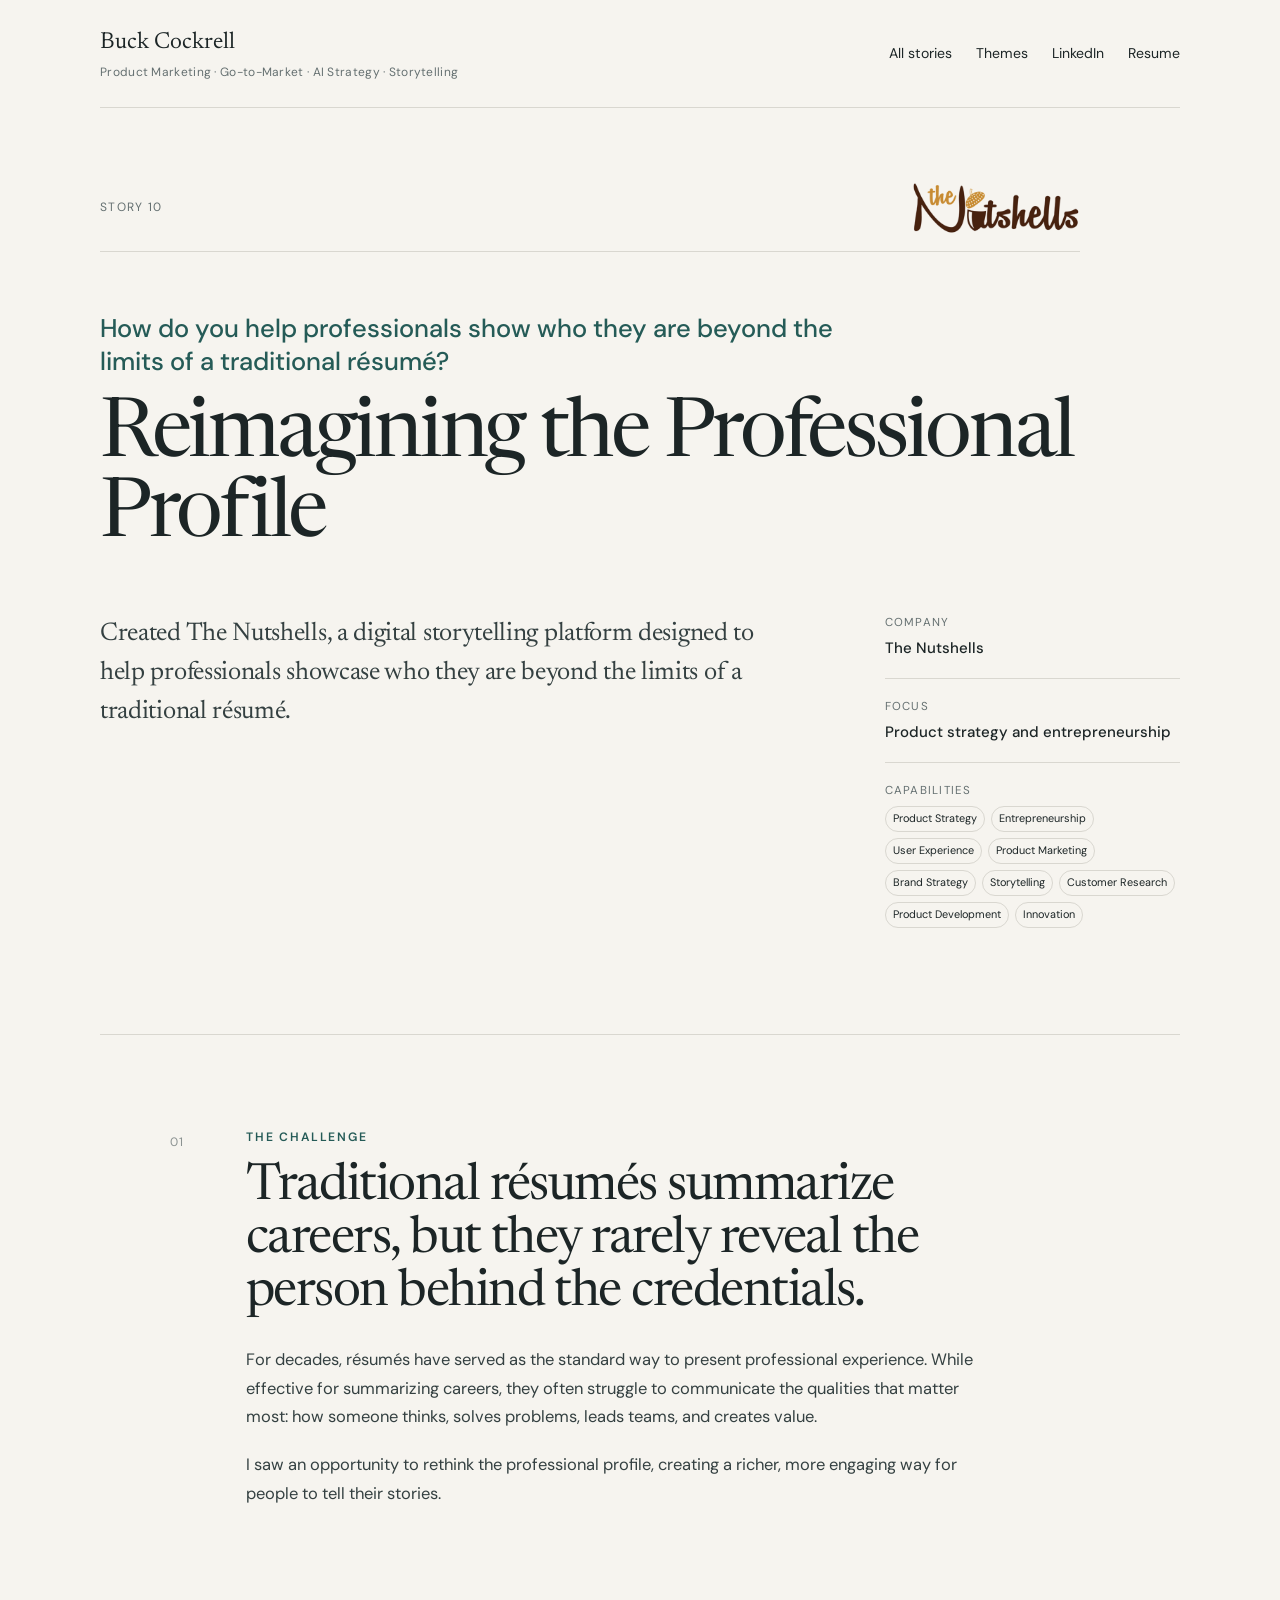
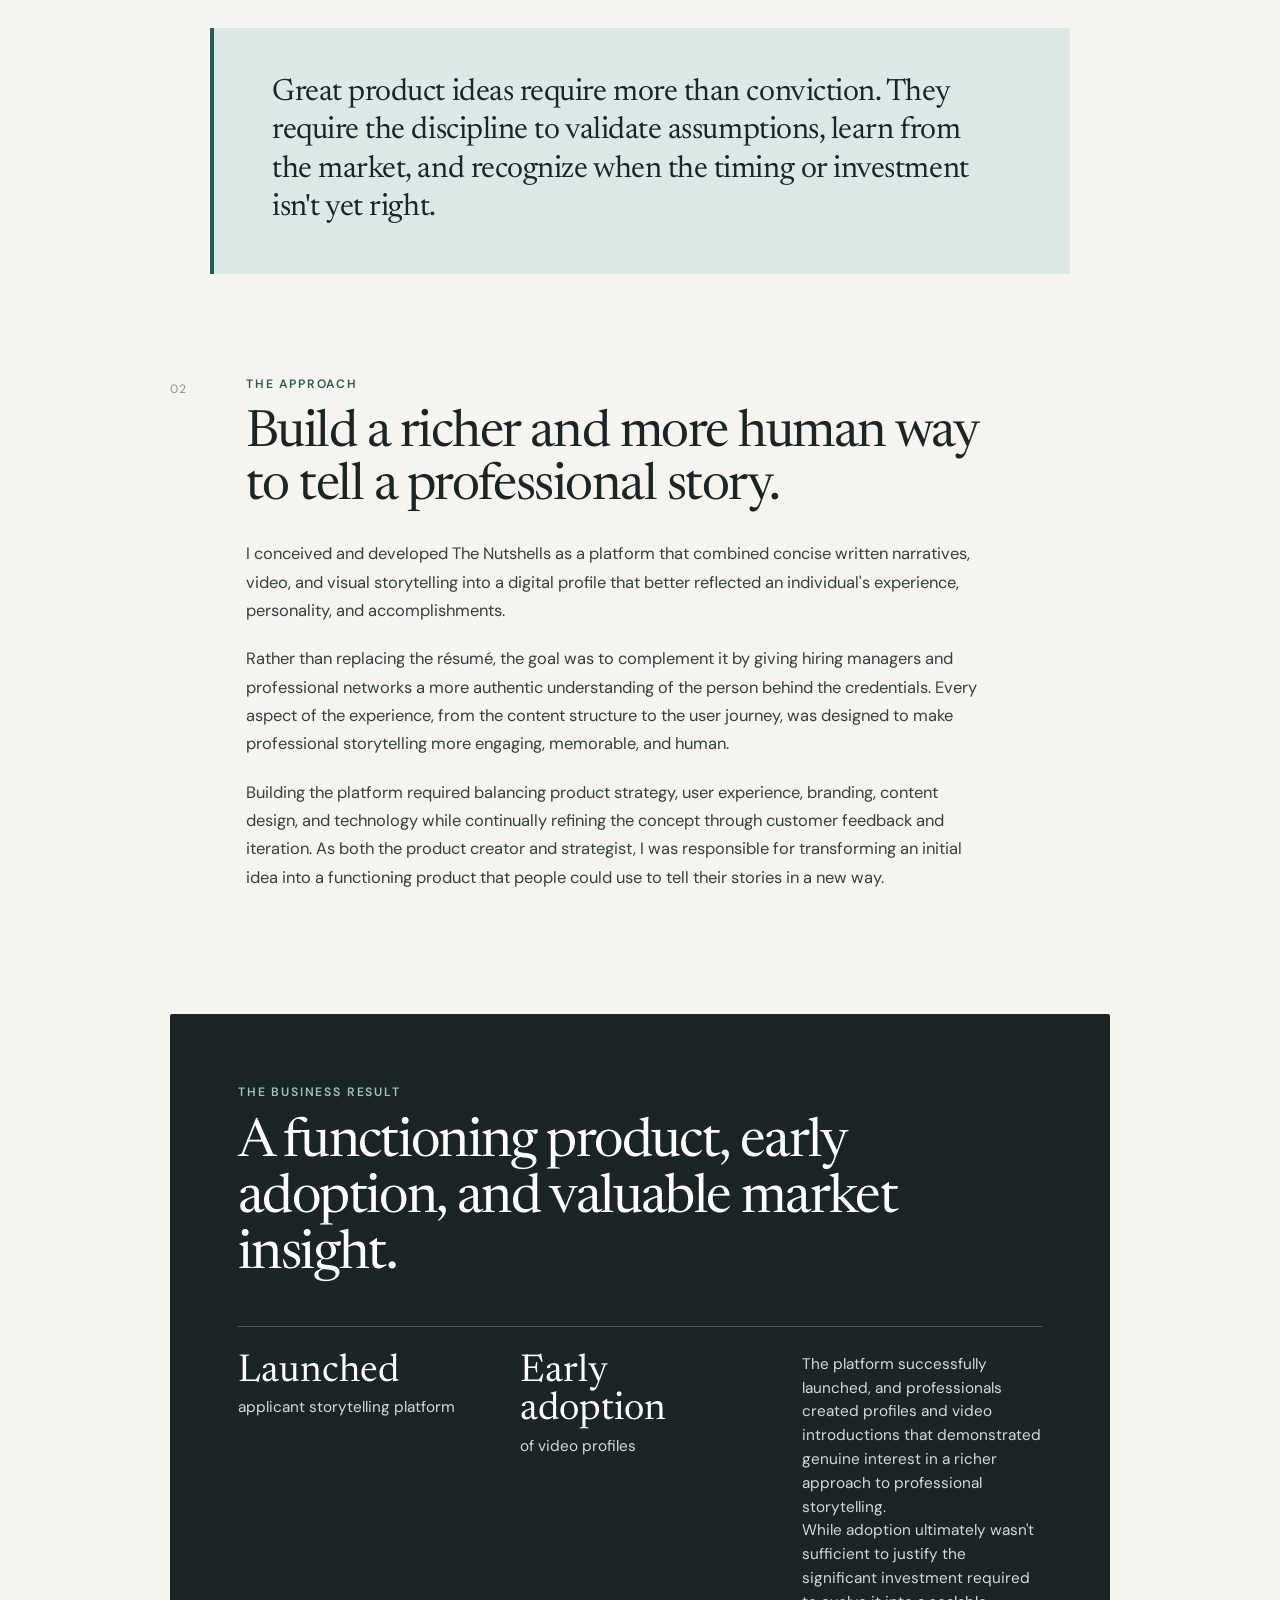
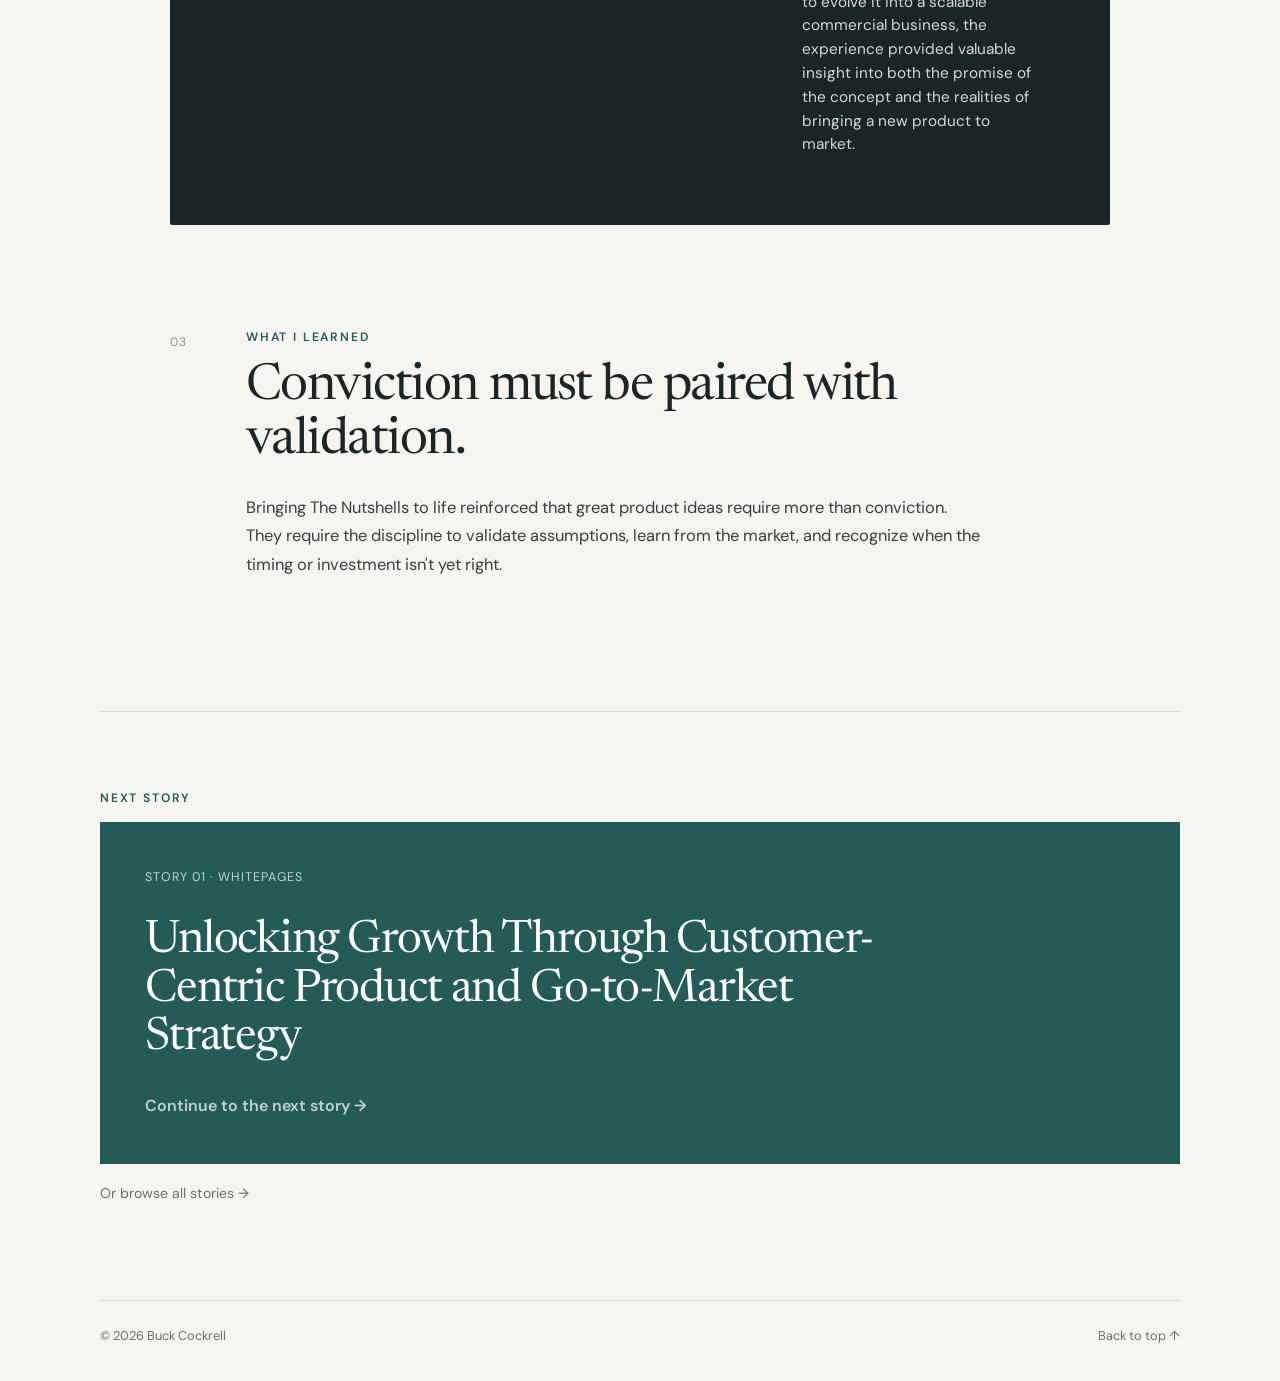
<file: stories/the-nutshells/index.html>
<!doctype html>
<html lang="en">
<head>
<meta charset="utf-8"/>
<meta content="width=device-width, initial-scale=1" name="viewport"/>
<title>Reimagining the Professional Profile | Buck Cockrell</title>
<meta content="Created The Nutshells, a digital storytelling platform designed to help professionals showcase who they are beyond the limits of a traditional résumé." name="description"/>
<link href="../../styles.css" rel="stylesheet"/>
</head>
<body id="top"><a class="skip-link" href="#story">Skip to story</a><header class="site-header"><a aria-label="Buck Cockrell home" class="brand" href="/"><span class="brand-name">Buck Cockrell</span><span class="brand-role">Product Marketing · Go-to-Market · AI Strategy · Storytelling</span></a><button aria-controls="site-nav" aria-expanded="false" class="nav-toggle" type="button">Menu</button><nav aria-label="Primary navigation" class="site-nav" id="site-nav"><a href="/#stories">All stories</a><a href="/#themes">Themes</a><a href="https://www.linkedin.com/in/buckcockrell/" rel="noopener noreferrer">LinkedIn</a><a href="../../assets/resume/buck-cockrell-resume.pdf" target="_blank" rel="noopener noreferrer">Resume</a></nav></header>
<main class="story-page" id="story">
<section class="story-hero">
<div class="story-kicker">
<span class="story-number">Story 10</span>
<span class="story-company-mark">
<img alt="The Nutshells logo" class="story-company-logo logo-nutshells" src="../../assets/logos/nutshells.png"/>
</span>
</div>
<p class="story-hero-question">How do you help professionals show who they are beyond the limits of a traditional résumé?</p>
<h1>Reimagining the Professional Profile</h1>

</section><section aria-label="Story introduction" class="story-intro"><p class="story-deck">Created The Nutshells, a digital storytelling platform designed to help professionals showcase who they are beyond the limits of a traditional résumé.</p><section class="story-overview">
<div>
<span class="overview-label">Company</span>
<strong>The Nutshells</strong>
</div>
<div>
<span class="overview-label">Focus</span>
<strong>Product strategy and entrepreneurship</strong>
</div>
<div>
<span class="overview-label">Capabilities</span>
<ul class="tags story-tags">
<li>Product Strategy</li>
<li>Entrepreneurship</li>
<li>User Experience</li>
<li>Product Marketing</li>
<li>Brand Strategy</li>
<li>Storytelling</li>
<li>Customer Research</li>
<li>Product Development</li>
<li>Innovation</li>
</ul>
</div>
</section></section>

<article class="story-body">
<section class="story-section">
<div class="section-number">01</div>
<div class="section-content">
<p class="eyebrow">The challenge</p>
<h2>Traditional résumés summarize careers, but they rarely reveal the person behind the credentials.</h2>
<p>For decades, résumés have served as the standard way to present professional experience. While effective for summarizing careers, they often struggle to communicate the qualities that matter most: how someone thinks, solves problems, leads teams, and creates value.</p>
<p>I saw an opportunity to rethink the professional profile, creating a richer, more engaging way for people to tell their stories.</p>
</div>
</section>
<aside class="pull-quote">
<p>Great product ideas require more than conviction. They require the discipline to validate assumptions, learn from the market, and recognize when the timing or investment isn't yet right.</p>
</aside>
<section class="story-section">
<div class="section-number">02</div>
<div class="section-content">
<p class="eyebrow">The approach</p>
<h2>Build a richer and more human way to tell a professional story.</h2>
<p>I conceived and developed The Nutshells as a platform that combined concise written narratives, video, and visual storytelling into a digital profile that better reflected an individual's experience, personality, and accomplishments.</p>
<p>Rather than replacing the résumé, the goal was to complement it by giving hiring managers and professional networks a more authentic understanding of the person behind the credentials. Every aspect of the experience, from the content structure to the user journey, was designed to make professional storytelling more engaging, memorable, and human.</p>
<p>Building the platform required balancing product strategy, user experience, branding, content design, and technology while continually refining the concept through customer feedback and iteration. As both the product creator and strategist, I was responsible for transforming an initial idea into a functioning product that people could use to tell their stories in a new way.</p>
</div>
</section>
<section class="results-panel">
<div class="results-intro">
<p class="eyebrow">The business result</p>
<h2>A functioning product, early adoption, and valuable market insight.</h2>
</div>
<div class="results-grid">
<div class="result-stat">
<strong>Launched</strong>
<span>applicant storytelling platform</span>
</div>
<div class="result-stat">
<strong>Early adoption</strong>
<span>of video profiles</span>
</div>
<div class="result-copy">
<p>The platform successfully launched, and professionals created profiles and video introductions that demonstrated genuine interest in a richer approach to professional storytelling.</p>
<p>While adoption ultimately wasn't sufficient to justify the significant investment required to evolve it into a scalable commercial business, the experience provided valuable insight into both the promise of the concept and the realities of bringing a new product to market.</p>
</div>
</div>
</section>
<section class="story-section">
<div class="section-number">03</div>
<div class="section-content">
<p class="eyebrow">What I learned</p>
<h2>Conviction must be paired with validation.</h2>
<p>Bringing The Nutshells to life reinforced that great product ideas require more than conviction. They require the discipline to validate assumptions, learn from the market, and recognize when the timing or investment isn't yet right.</p>
</div>
</section>
</article>

<nav aria-label="Next story" class="next-story"><p class="eyebrow">Next story</p><a class="next-story-card" href="/stories/whitepages-growth/"><span class="next-story-meta">Story 01 · Whitepages</span><strong>Unlocking Growth Through Customer-Centric Product and Go-to-Market Strategy</strong><span class="next-story-link">Continue to the next story →</span></a><a class="browse-all" href="/#stories">Or browse all stories →</a></nav></main>


<footer><span>© <span id="year"></span> Buck Cockrell</span><a href="#top">Back to top ↑</a></footer><script src="../../script.js"></script></body>
</html>
</file>
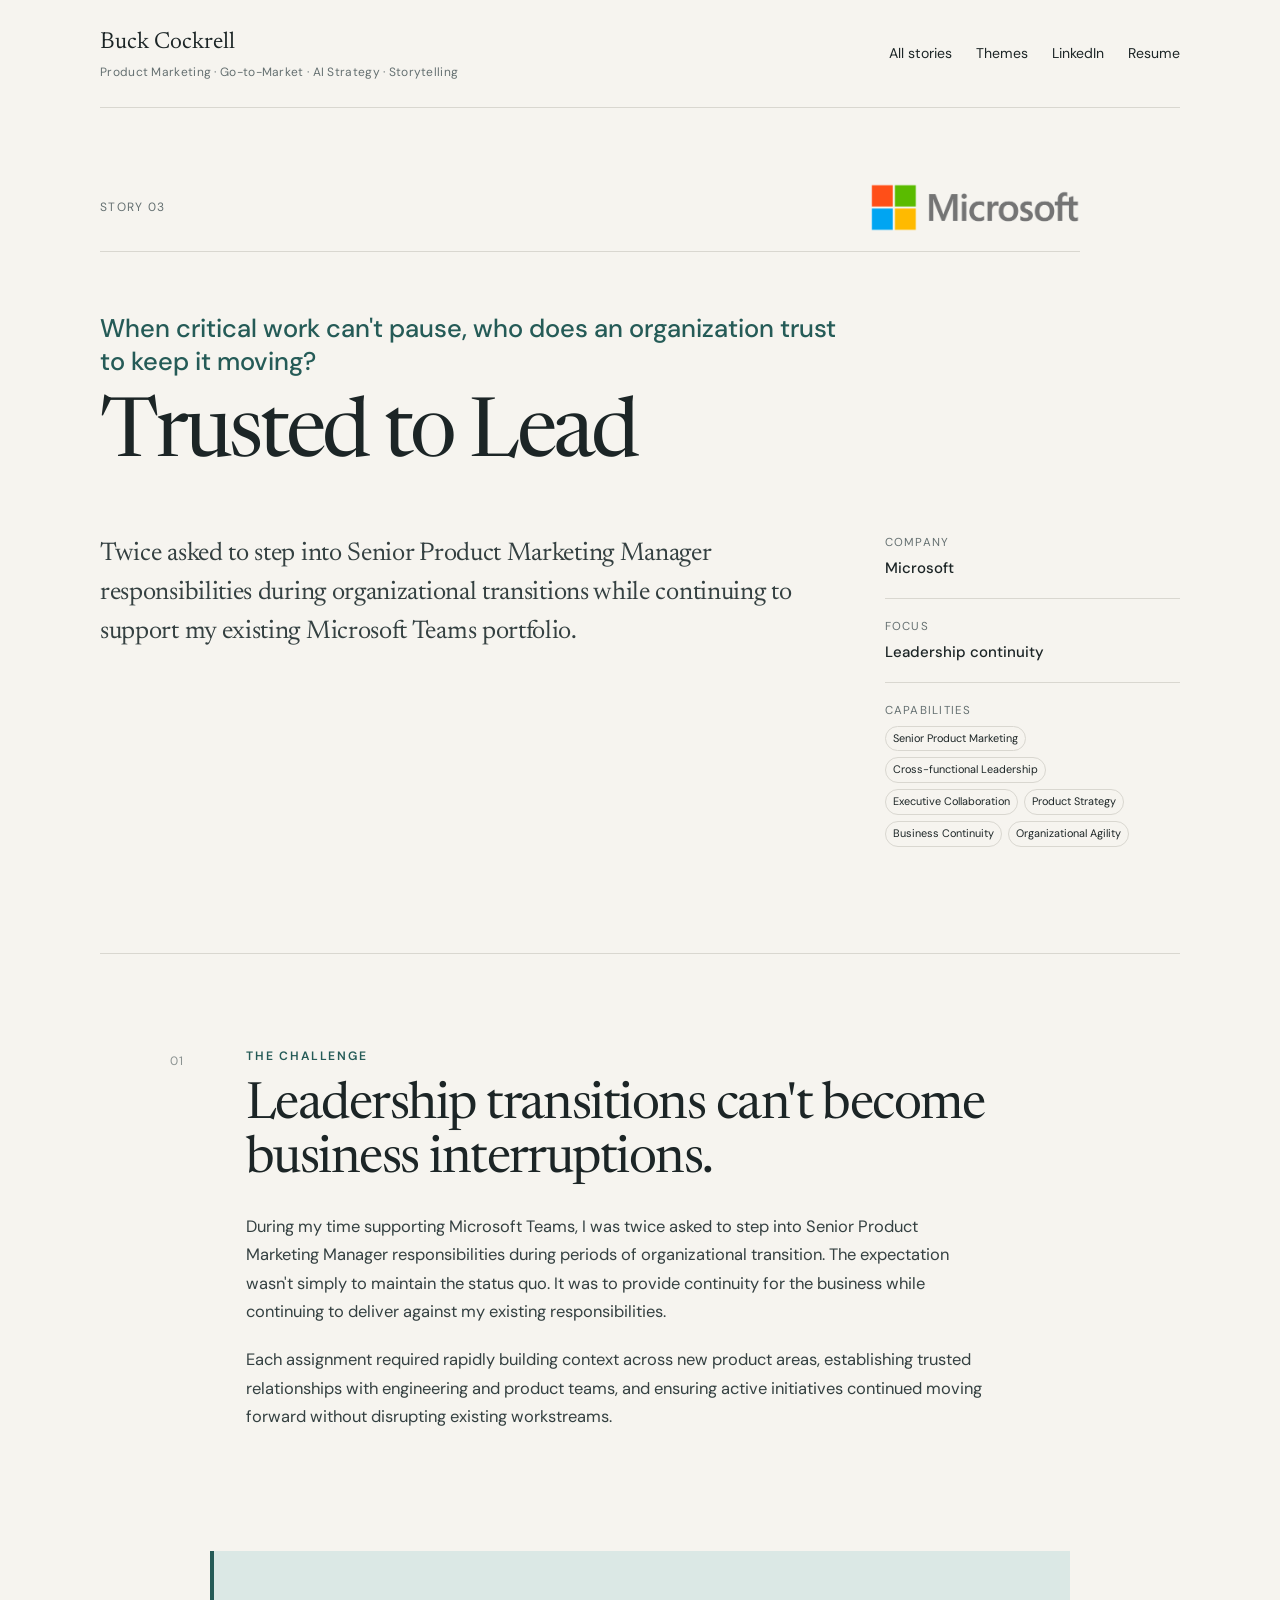
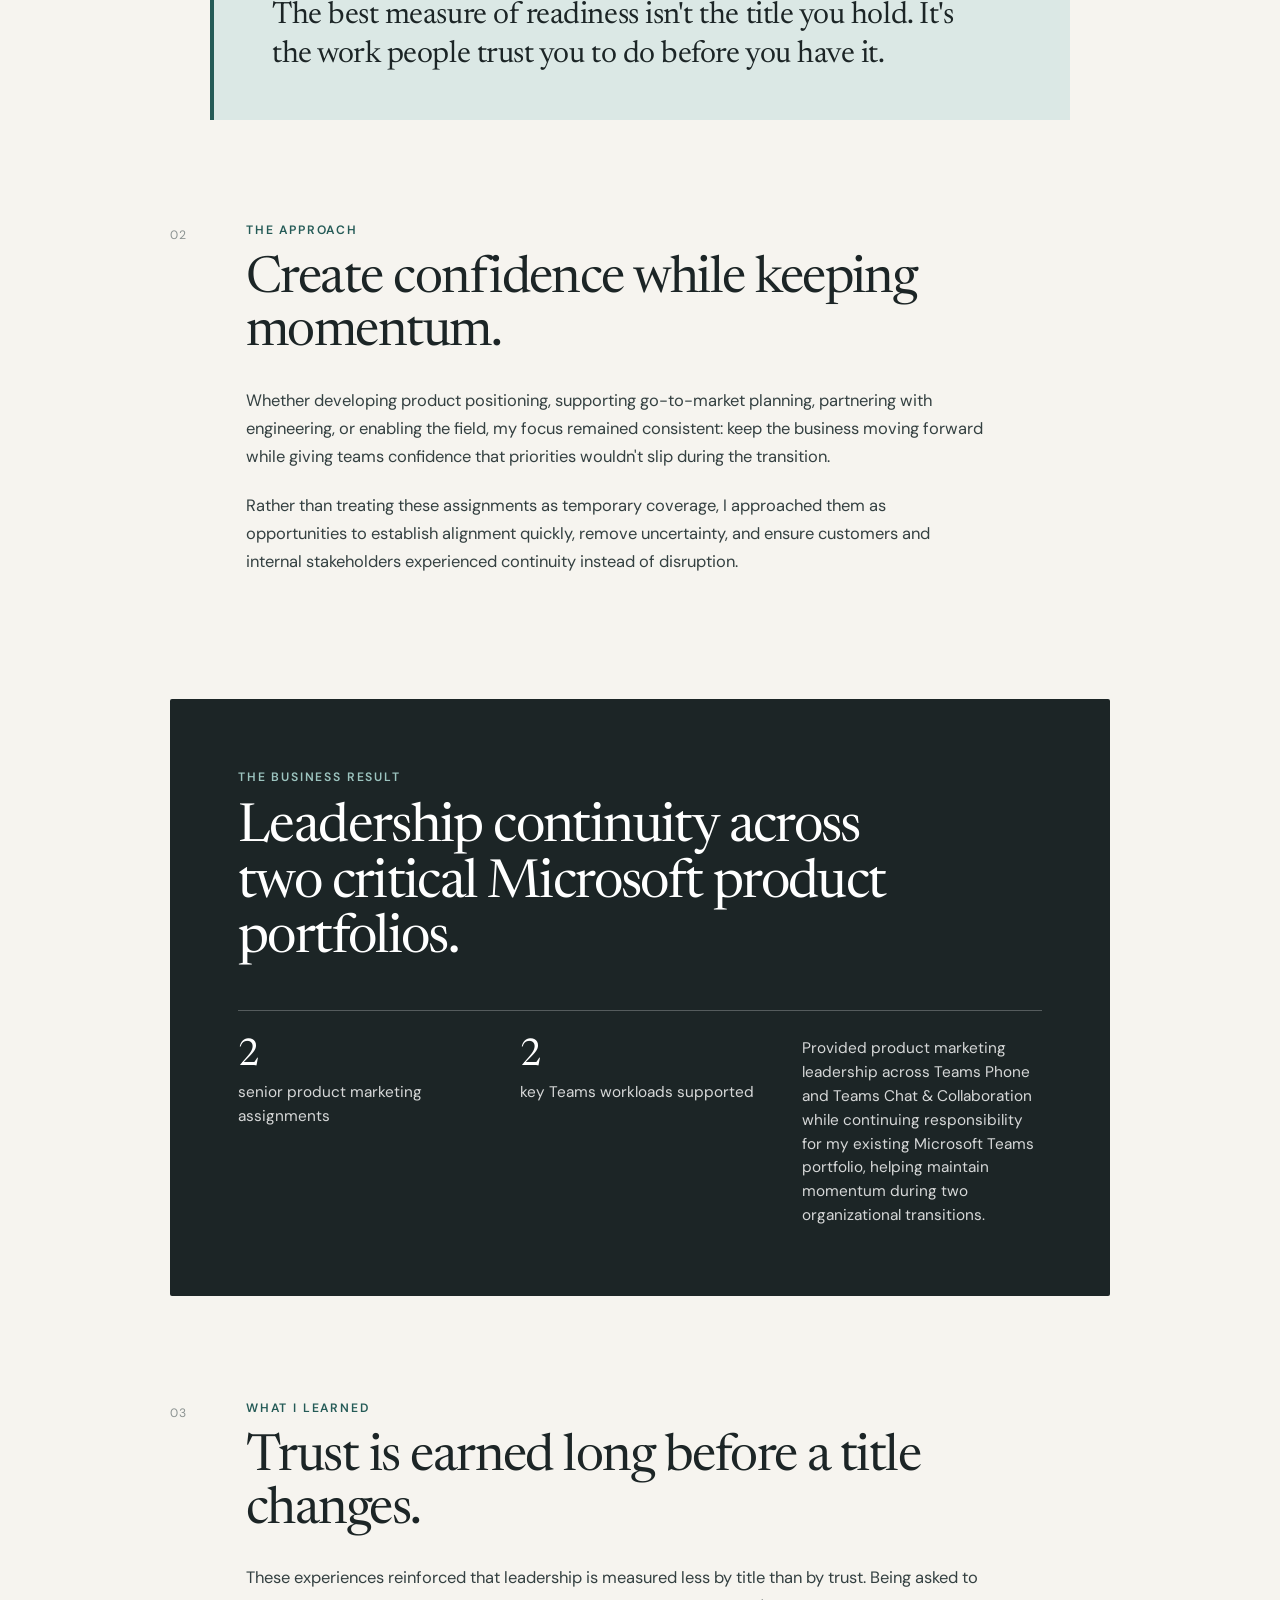
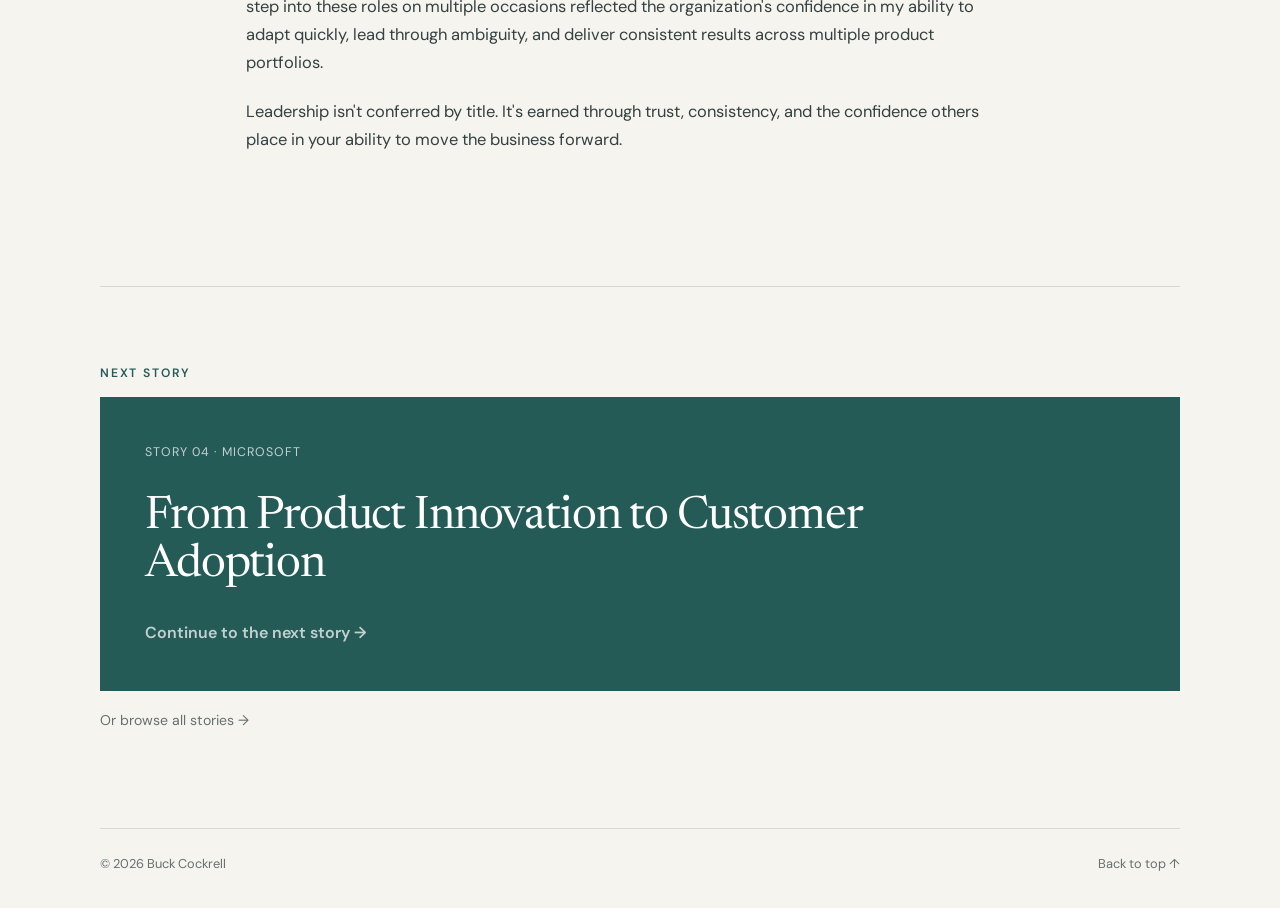
<file: stories/trusted-to-lead/index.html>
<!doctype html>
<html lang="en">
<head>
<meta charset="utf-8"/>
<meta content="width=device-width, initial-scale=1" name="viewport"/>
<title>Trusted to Lead | Buck Cockrell</title>
<meta content="Twice asked to step into senior product marketing leadership roles during organizational transitions while continuing to lead an existing Microsoft Teams portfolio." name="description"/>
<link href="../../styles.css" rel="stylesheet"/>
</head>
<body id="top"><a class="skip-link" href="#story">Skip to story</a><header class="site-header"><a aria-label="Buck Cockrell home" class="brand" href="/"><span class="brand-name">Buck Cockrell</span><span class="brand-role">Product Marketing · Go-to-Market · AI Strategy · Storytelling</span></a><button aria-controls="site-nav" aria-expanded="false" class="nav-toggle" type="button">Menu</button><nav aria-label="Primary navigation" class="site-nav" id="site-nav"><a href="/#stories">All stories</a><a href="/#themes">Themes</a><a href="https://www.linkedin.com/in/buckcockrell/" rel="noopener noreferrer">LinkedIn</a><a href="../../assets/resume/buck-cockrell-resume.pdf" target="_blank" rel="noopener noreferrer">Resume</a></nav></header>
<main class="story-page" id="story">
<section class="story-hero">
<div class="story-kicker">
<span class="story-number">Story 03</span>
<span class="story-company-mark">
<img alt="Microsoft logo" class="story-company-logo" src="../../assets/logos/microsoft.png"/>
</span>
</div>
<p class="story-hero-question">
When critical work can't pause, who does an organization trust to keep it moving?
</p>
<h1>Trusted to Lead</h1>

</section><section aria-label="Story introduction" class="story-intro"><p class="story-deck">
Twice asked to step into Senior Product Marketing Manager responsibilities during organizational transitions while continuing to support my existing Microsoft Teams portfolio.
</p><section class="story-overview">
<div>
<span class="overview-label">Company</span>
<strong>Microsoft</strong>
</div>
<div>
<span class="overview-label">Focus</span>
<strong>Leadership continuity</strong>
</div>
<div>
<span class="overview-label">Capabilities</span>
<ul class="tags story-tags">
<li>Senior Product Marketing</li>
<li>Cross-functional Leadership</li>
<li>Executive Collaboration</li>
<li>Product Strategy</li>
<li>Business Continuity</li>
<li>Organizational Agility</li>
</ul>
</div>
</section></section>

<article class="story-body">
<section class="story-section">
<div class="section-number">01</div>
<div class="section-content">
<p class="eyebrow">The challenge</p>
<h2>Leadership transitions can't become business interruptions.</h2>
<p>During my time supporting Microsoft Teams, I was twice asked to step into Senior Product Marketing Manager responsibilities during periods of organizational transition. The expectation wasn't simply to maintain the status quo. It was to provide continuity for the business while continuing to deliver against my existing responsibilities.</p>
<p>Each assignment required rapidly building context across new product areas, establishing trusted relationships with engineering and product teams, and ensuring active initiatives continued moving forward without disrupting existing workstreams.</p>
</div>
</section>
<aside class="pull-quote">
<p>The best measure of readiness isn't the title you hold. It's the work people trust you to do before you have it.</p>
</aside>
<section class="story-section">
<div class="section-number">02</div>
<div class="section-content">
<p class="eyebrow">The approach</p>
<h2>Create confidence while keeping momentum.</h2>
<p>Whether developing product positioning, supporting go-to-market planning, partnering with engineering, or enabling the field, my focus remained consistent: keep the business moving forward while giving teams confidence that priorities wouldn't slip during the transition.</p>
<p>Rather than treating these assignments as temporary coverage, I approached them as opportunities to establish alignment quickly, remove uncertainty, and ensure customers and internal stakeholders experienced continuity instead of disruption.</p>
</div>
</section>
<section class="results-panel">
<div class="results-intro">
<p class="eyebrow">The business result</p>
<h2>Leadership continuity across two critical Microsoft product portfolios.</h2>
</div>
<div class="results-grid">
<div class="result-stat">
<strong>2</strong>
<span>senior product marketing assignments</span>
</div>
<div class="result-stat">
<strong>2</strong>
<span>key Teams workloads supported</span>
</div>
<div class="result-copy">
<p>Provided product marketing leadership across Teams Phone and Teams Chat &amp; Collaboration while continuing responsibility for my existing Microsoft Teams portfolio, helping maintain momentum during two organizational transitions.</p>
</div>
</div>
</section>
<section class="story-section">
<div class="section-number">03</div>
<div class="section-content">
<p class="eyebrow">What I learned</p>
<h2>Trust is earned long before a title changes.</h2>
<p>These experiences reinforced that leadership is measured less by title than by trust. Being asked to step into these roles on multiple occasions reflected the organization's confidence in my ability to adapt quickly, lead through ambiguity, and deliver consistent results across multiple product portfolios.</p>
<p>Leadership isn't conferred by title. It's earned through trust, consistency, and the confidence others place in your ability to move the business forward.</p>
</div>
</section>
</article>

<nav aria-label="Next story" class="next-story"><p class="eyebrow">Next story</p><a class="next-story-card" href="/stories/product-innovation-to-adoption/"><span class="next-story-meta">Story 04 · Microsoft</span><strong>From Product Innovation to Customer Adoption</strong><span class="next-story-link">Continue to the next story →</span></a><a class="browse-all" href="/#stories">Or browse all stories →</a></nav></main>


<footer><span>© <span id="year"></span> Buck Cockrell</span><a href="#top">Back to top ↑</a></footer><script src="../../script.js"></script></body>
</html>
</file>
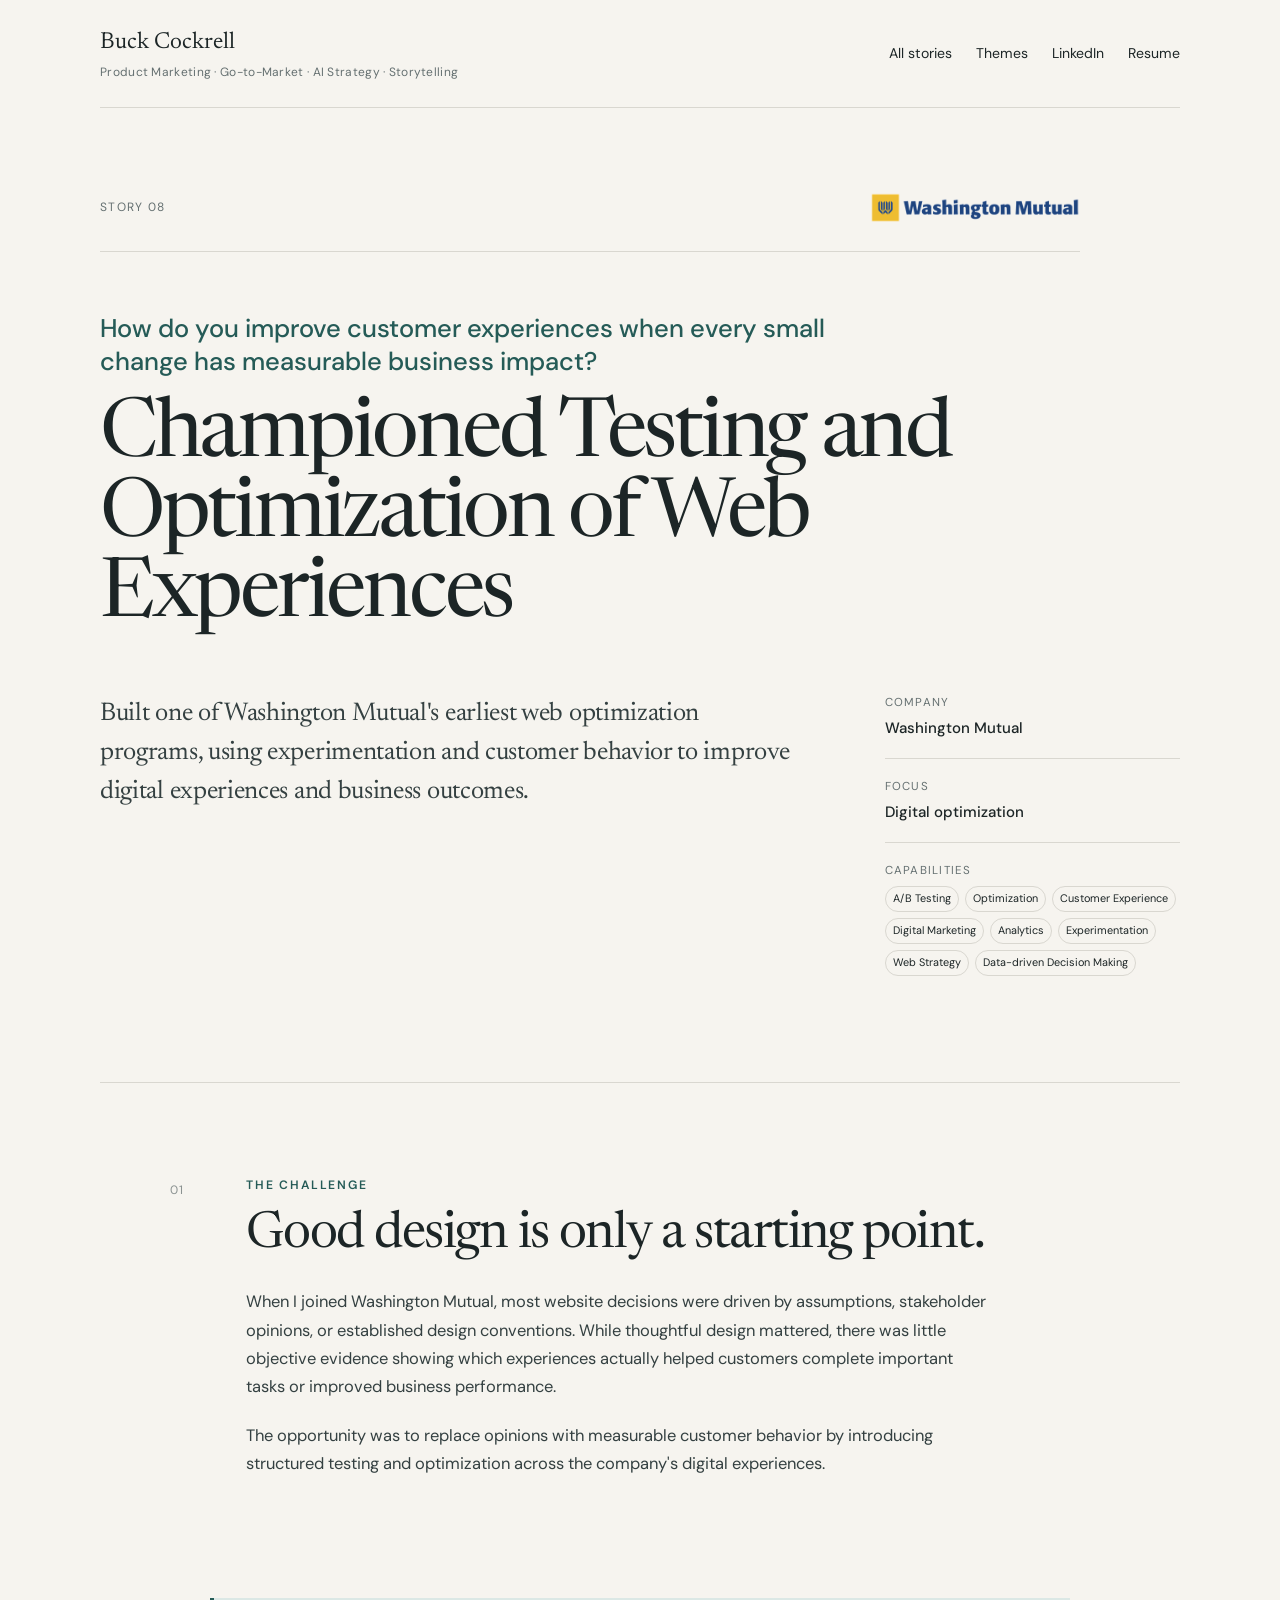
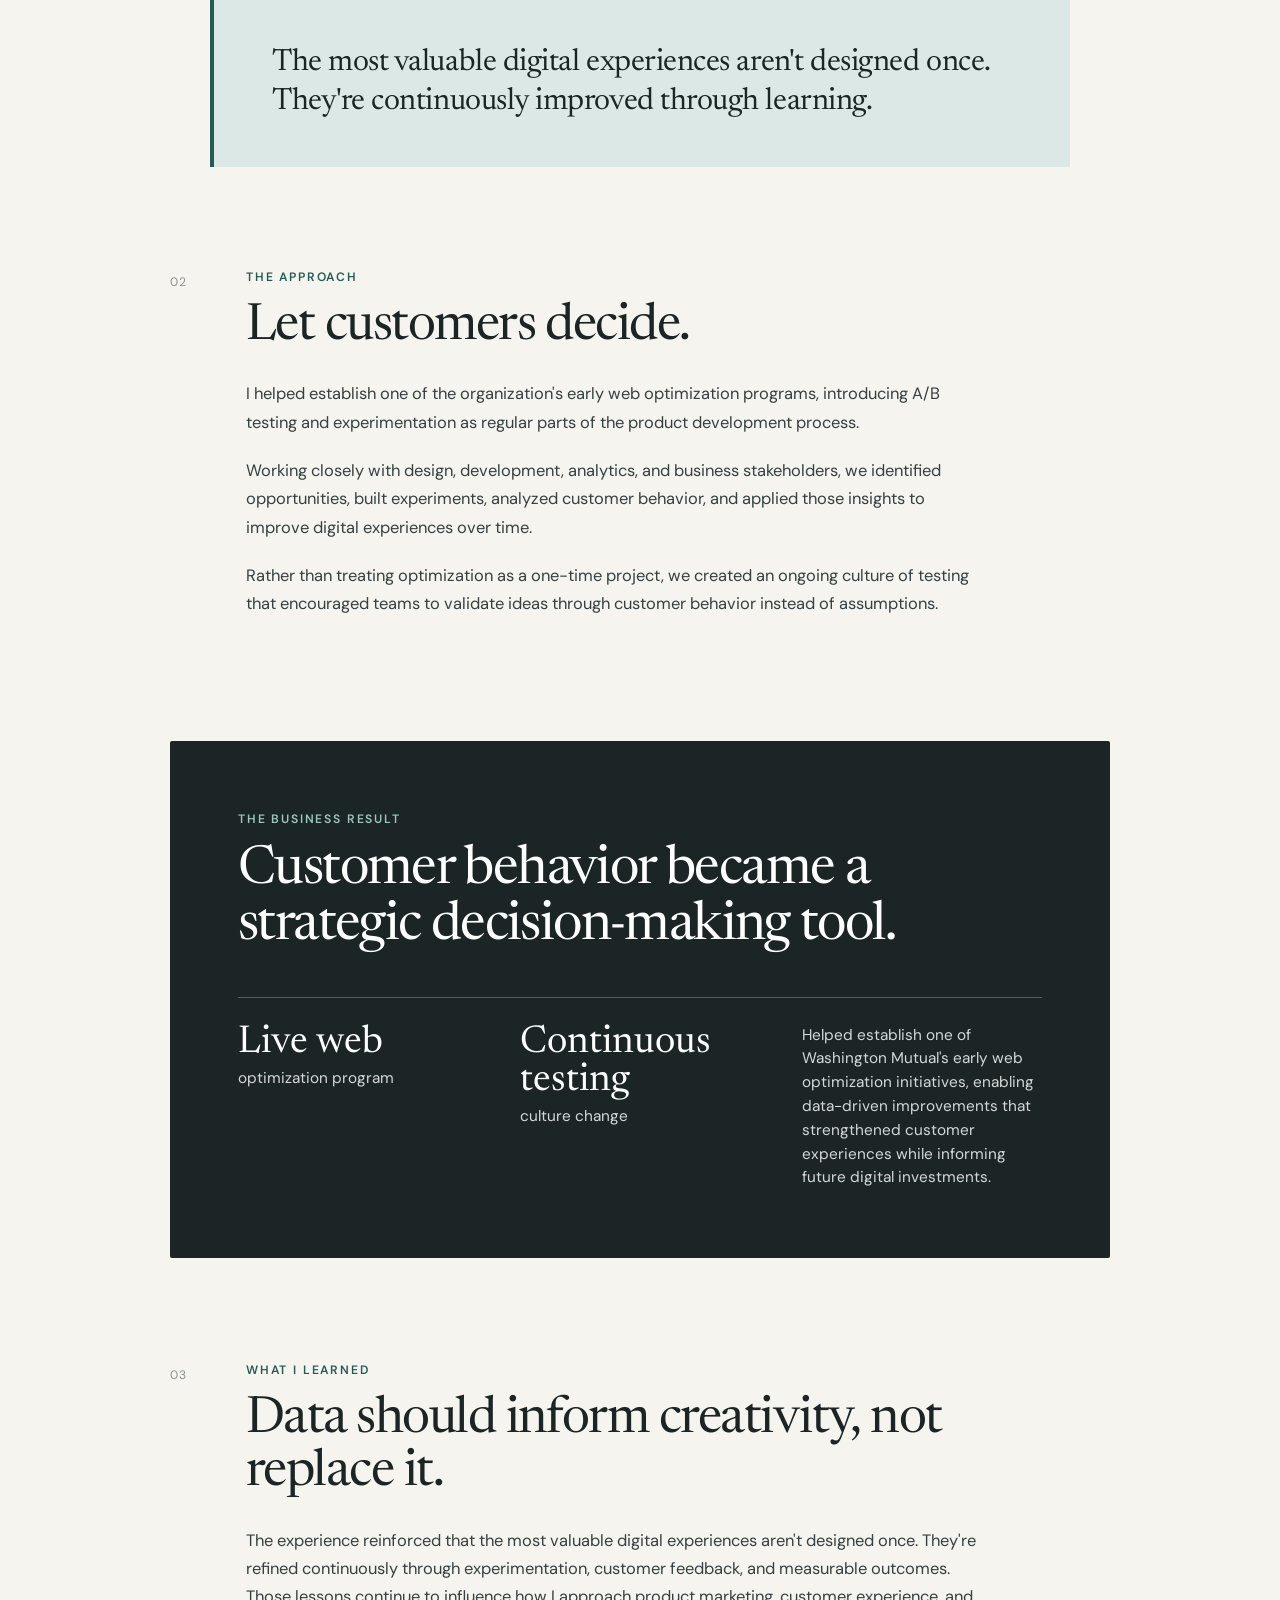
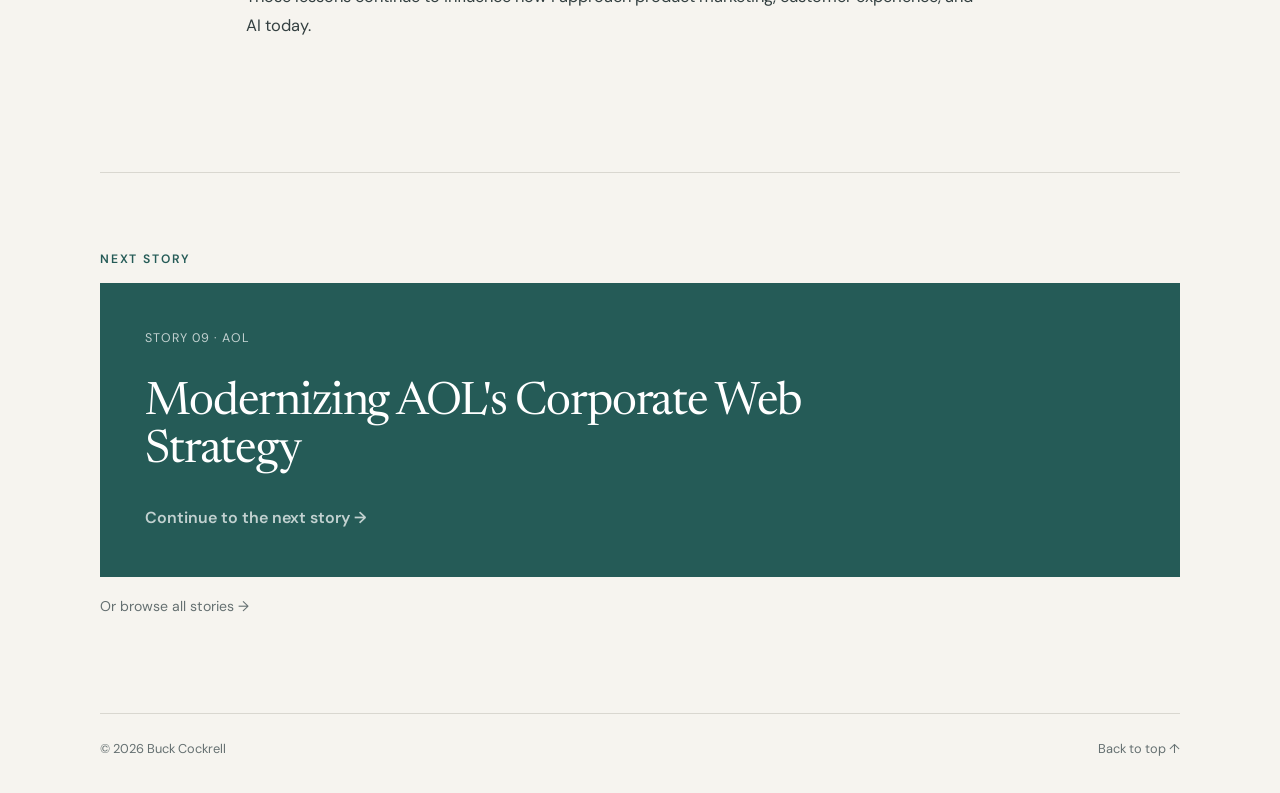
<file: stories/web-optimization/index.html>
<!doctype html>
<html lang="en"><head><meta charset="utf-8"/><meta content="width=device-width,initial-scale=1" name="viewport"/>
<title>Championed Testing and Optimization of Web Experiences | Buck Cockrell</title>
<link href="../../styles.css" rel="stylesheet"/></head>
<body id="top"><a class="skip-link" href="#story">Skip to story</a><header class="site-header"><a aria-label="Buck Cockrell home" class="brand" href="/"><span class="brand-name">Buck Cockrell</span><span class="brand-role">Product Marketing · Go-to-Market · AI Strategy · Storytelling</span></a><button aria-controls="site-nav" aria-expanded="false" class="nav-toggle" type="button">Menu</button><nav aria-label="Primary navigation" class="site-nav" id="site-nav"><a href="/#stories">All stories</a><a href="/#themes">Themes</a><a href="https://www.linkedin.com/in/buckcockrell/" rel="noopener noreferrer">LinkedIn</a><a href="../../assets/resume/buck-cockrell-resume.pdf" target="_blank" rel="noopener noreferrer">Resume</a></nav></header><main class="story-page" id="story">
<section class="story-hero">
<div class="story-kicker">
<span class="story-number">Story 08</span>
<span class="story-company-mark">
<img alt="Washington Mutual logo" class="story-company-logo" src="../../assets/logos/wamu.png"/>
</span>
</div>
<p class="story-hero-question">How do you improve customer experiences when every small change has measurable business impact?</p>
<h1>Championed Testing and Optimization of Web Experiences</h1>

</section><section aria-label="Story introduction" class="story-intro"><p class="story-deck">Built one of Washington Mutual's earliest web optimization programs, using experimentation and customer behavior to improve digital experiences and business outcomes.</p><section class="story-overview">
<div><span class="overview-label">Company</span><strong>Washington Mutual</strong></div>
<div><span class="overview-label">Focus</span><strong>Digital optimization</strong></div>
<div><span class="overview-label">Capabilities</span>
<ul class="tags story-tags">
<li>A/B Testing</li>
<li>Optimization</li>
<li>Customer Experience</li>
<li>Digital Marketing</li>
<li>Analytics</li>
<li>Experimentation</li>
<li>Web Strategy</li>
<li>Data-driven Decision Making</li>
</ul>
</div>
</section></section>

<article class="story-body">
<section class="story-section">
<div class="section-number">01</div>
<div class="section-content">
<p class="eyebrow">The challenge</p>
<h2>Good design is only a starting point.</h2>
<p>When I joined Washington Mutual, most website decisions were driven by assumptions, stakeholder opinions, or established design conventions. While thoughtful design mattered, there was little objective evidence showing which experiences actually helped customers complete important tasks or improved business performance.</p>
<p>The opportunity was to replace opinions with measurable customer behavior by introducing structured testing and optimization across the company's digital experiences.</p>
</div>
</section>
<aside class="pull-quote">
<p>The most valuable digital experiences aren't designed once. They're continuously improved through learning.</p>
</aside>
<section class="story-section">
<div class="section-number">02</div>
<div class="section-content">
<p class="eyebrow">The approach</p>
<h2>Let customers decide.</h2>
<p>I helped establish one of the organization's early web optimization programs, introducing A/B testing and experimentation as regular parts of the product development process.</p>
<p>Working closely with design, development, analytics, and business stakeholders, we identified opportunities, built experiments, analyzed customer behavior, and applied those insights to improve digital experiences over time.</p>
<p>Rather than treating optimization as a one-time project, we created an ongoing culture of testing that encouraged teams to validate ideas through customer behavior instead of assumptions.</p>
</div>
</section>
<section class="results-panel">
<div class="results-intro">
<p class="eyebrow">The business result</p>
<h2>Customer behavior became a strategic decision-making tool.</h2>
</div>
<div class="results-grid">
<div class="result-stat"><strong>Live web</strong><span>optimization program</span></div>
<div class="result-stat"><strong>Continuous testing</strong><span>culture change</span></div>
<div class="result-copy">
<p>Helped establish one of Washington Mutual's early web optimization initiatives, enabling data-driven improvements that strengthened customer experiences while informing future digital investments.</p>
</div>
</div>
</section>
<section class="story-section">
<div class="section-number">03</div>
<div class="section-content">
<p class="eyebrow">What I learned</p>
<h2>Data should inform creativity, not replace it.</h2>
<p>The experience reinforced that the most valuable digital experiences aren't designed once. They're refined continuously through experimentation, customer feedback, and measurable outcomes. Those lessons continue to influence how I approach product marketing, customer experience, and AI today.</p>
</div>
</section>
</article>


<nav aria-label="Next story" class="next-story"><p class="eyebrow">Next story</p><a class="next-story-card" href="/stories/aol-web-strategy/"><span class="next-story-meta">Story 09 · AOL</span><strong>Modernizing AOL's Corporate Web Strategy</strong><span class="next-story-link">Continue to the next story →</span></a><a class="browse-all" href="/#stories">Or browse all stories →</a></nav></main><footer><span>© <span id="year"></span> Buck Cockrell</span><a href="#top">Back to top ↑</a></footer><script src="../../script.js"></script></body></html>
</file>
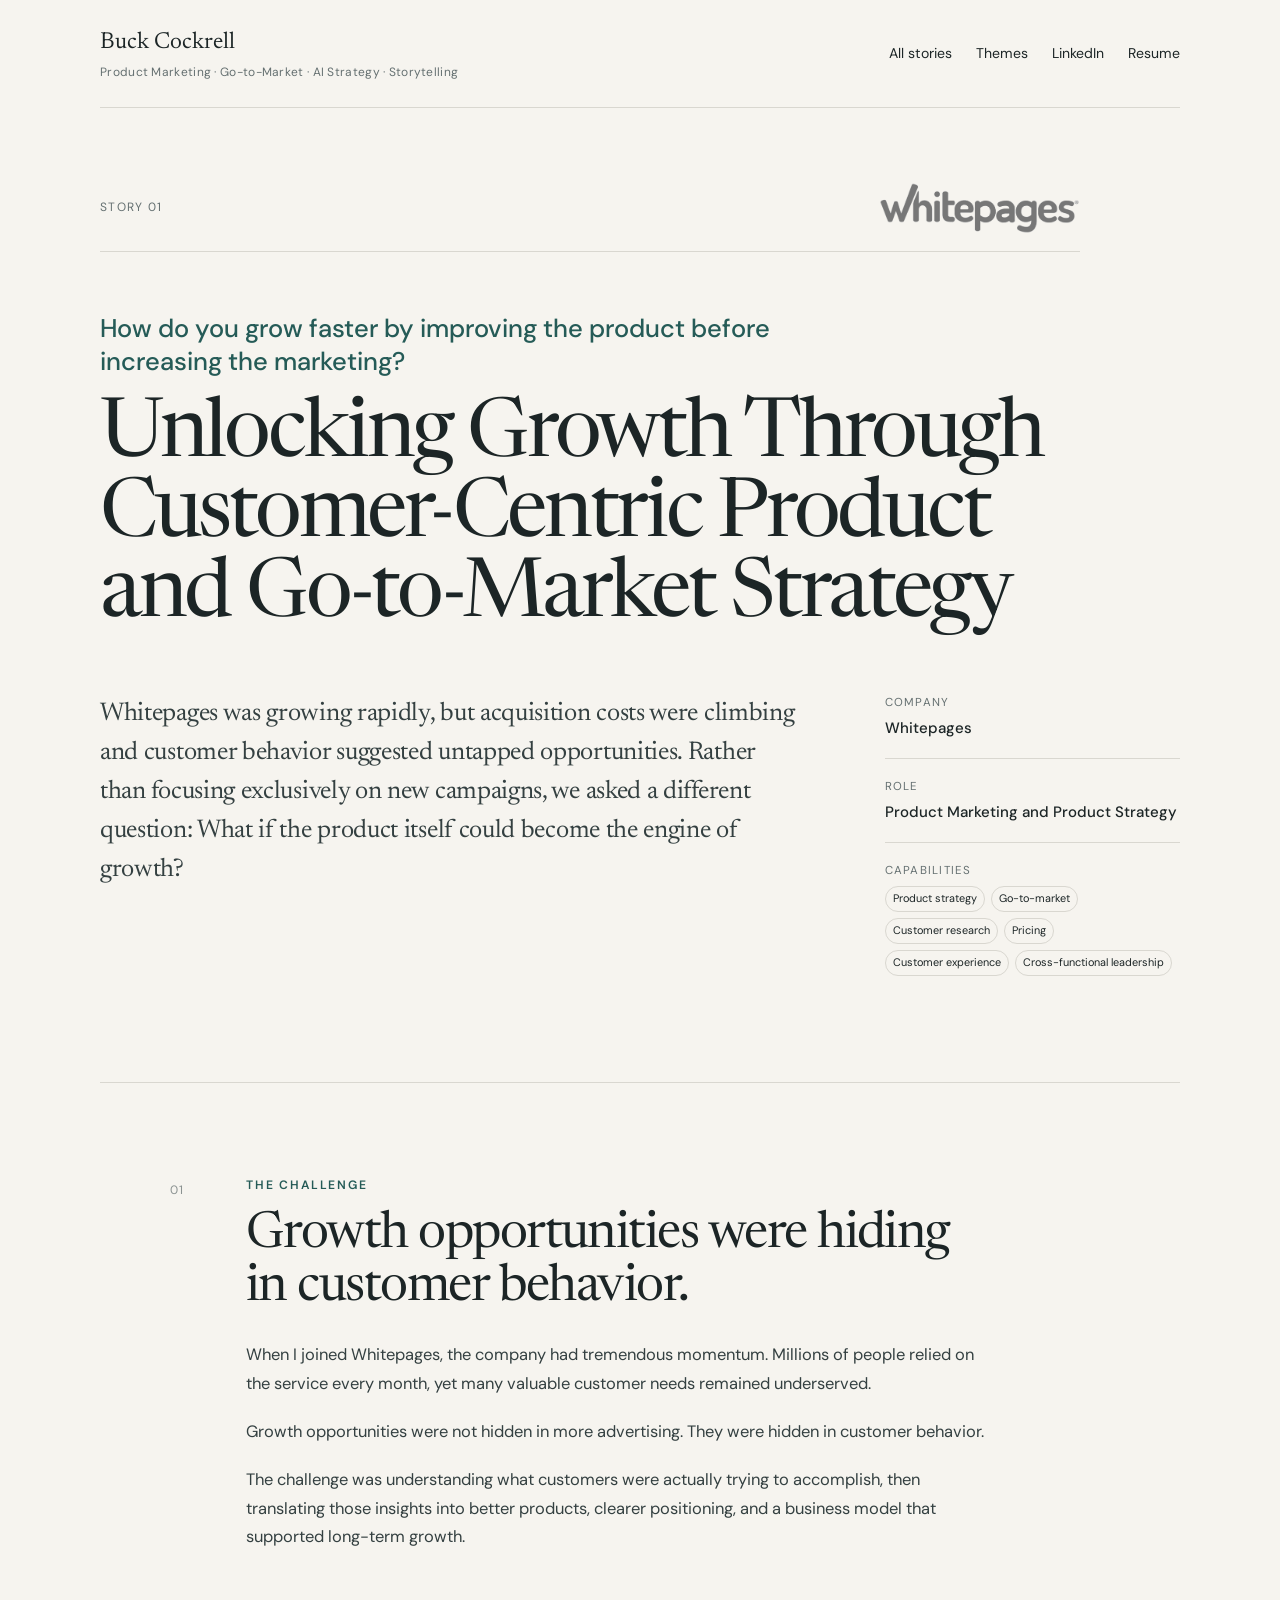
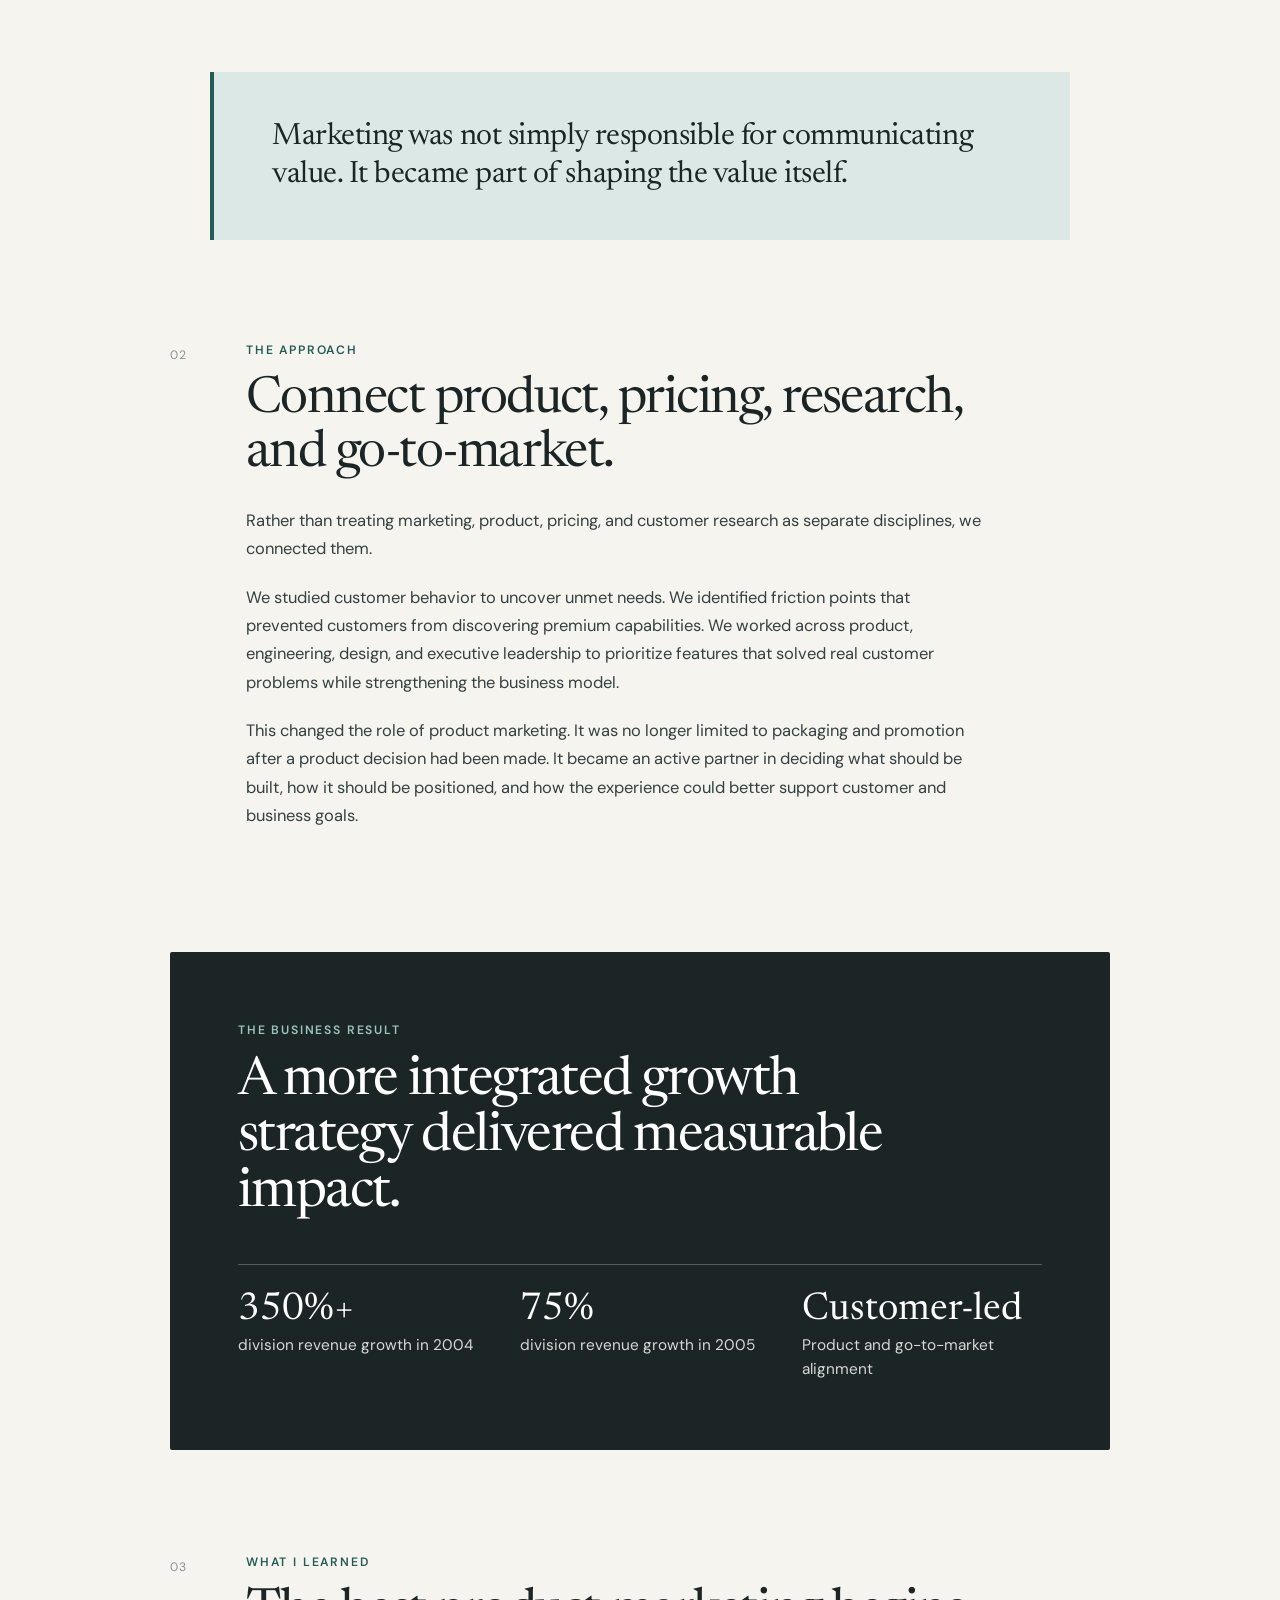
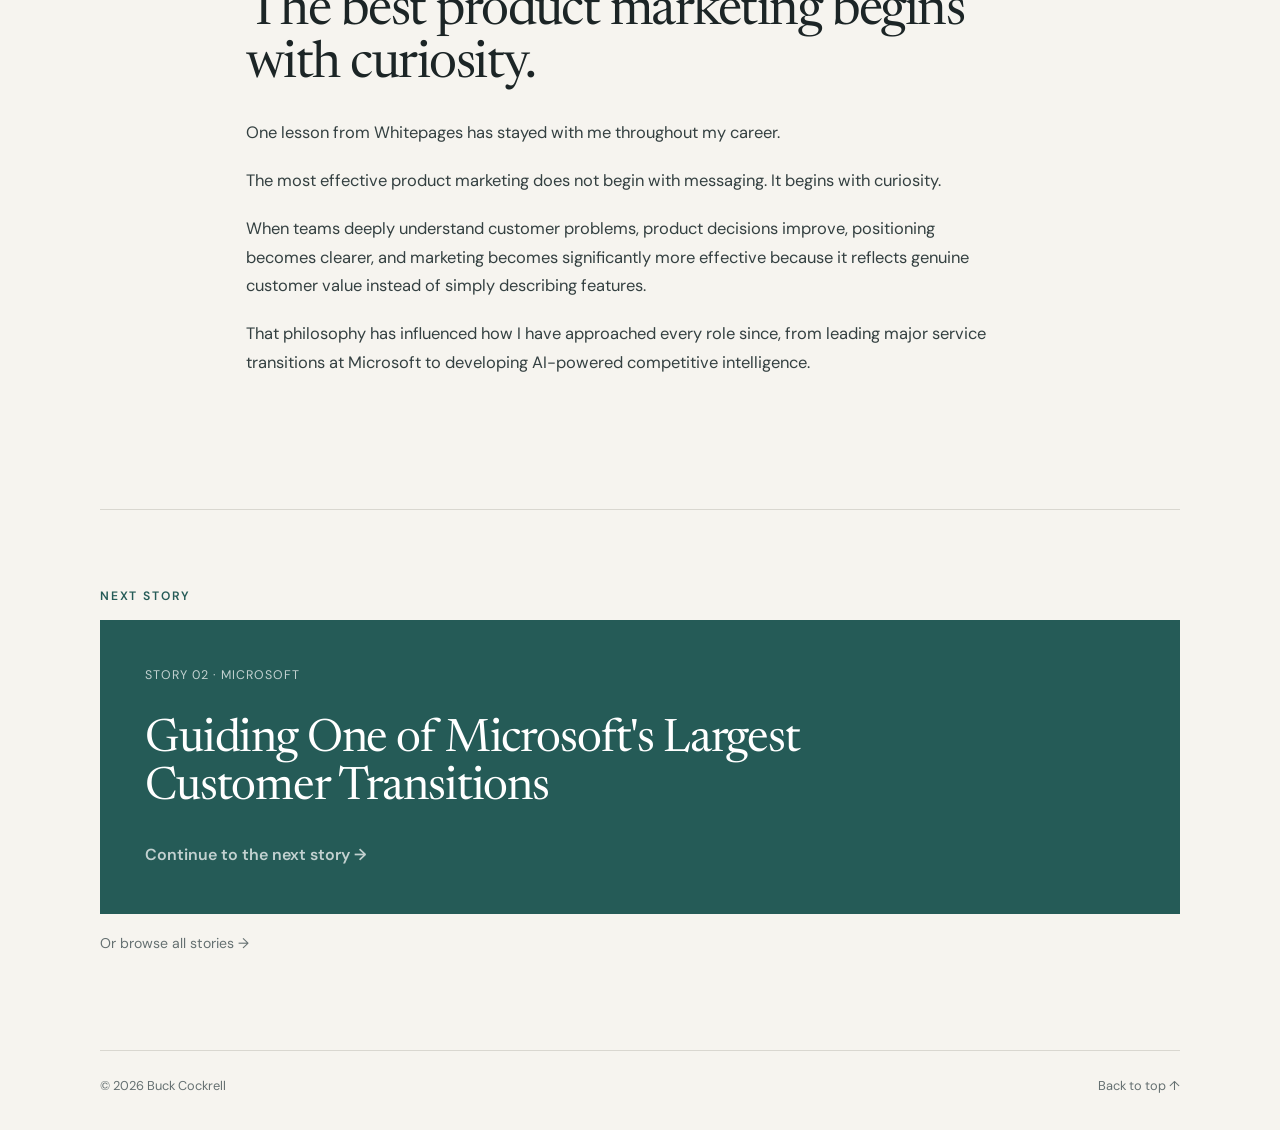
<file: stories/whitepages-growth/index.html>
<!doctype html>
<html lang="en">
<head>
<meta charset="utf-8"/>
<meta content="width=device-width, initial-scale=1" name="viewport"/>
<title>Unlocking Growth Through Customer-Centric Product Strategy | Buck Cockrell</title>
<meta content="How Buck Cockrell connected customer insight, product strategy, pricing, and go-to-market execution to help drive extraordinary growth at Whitepages." name="description"/>
<meta content="Buck Cockrell" name="author"/>
<meta content="Unlocking Growth Through Customer-Centric Product Strategy" property="og:title"/>
<meta content="A career story about turning customer insight into product and go-to-market growth at Whitepages." property="og:description"/>
<meta content="article" property="og:type"/>
<meta content="https://buck-cockrell.netlify.app/stories/whitepages-growth/" property="og:url"/>
<link href="../../styles.css" rel="stylesheet"/>
<script type="application/ld+json">
  {
    "@context": "https://schema.org",
    "@type": "Article",
    "headline": "Unlocking Growth Through Customer-Centric Product and Go-to-Market Strategy",
    "description": "How customer insight, product strategy, pricing, and go-to-market execution helped drive extraordinary growth at Whitepages.",
    "author": {
      "@type": "Person",
      "name": "Buck Cockrell"
    },
    "publisher": {
      "@type": "Person",
      "name": "Buck Cockrell"
    },
    "mainEntityOfPage": "https://buck-cockrell.netlify.app/stories/whitepages-growth/"
  }
  </script>
</head>
<body id="top"><a class="skip-link" href="#story">Skip to story</a><header class="site-header"><a aria-label="Buck Cockrell home" class="brand" href="/"><span class="brand-name">Buck Cockrell</span><span class="brand-role">Product Marketing · Go-to-Market · AI Strategy · Storytelling</span></a><button aria-controls="site-nav" aria-expanded="false" class="nav-toggle" type="button">Menu</button><nav aria-label="Primary navigation" class="site-nav" id="site-nav"><a href="/#stories">All stories</a><a href="/#themes">Themes</a><a href="https://www.linkedin.com/in/buckcockrell/" rel="noopener noreferrer">LinkedIn</a><a href="../../assets/resume/buck-cockrell-resume.pdf" target="_blank" rel="noopener noreferrer">Resume</a></nav></header>
<main class="story-page" id="story">
<section class="story-hero">
<div class="story-kicker">
<span class="story-number">Story 01</span>
<span class="story-company-mark">
<img alt="Whitepages logo" class="story-company-logo" src="../../assets/logos/whitepages.png"/>
</span>
</div>
<p class="story-hero-question">
        How do you grow faster by improving the product before increasing the marketing?
      </p>
<h1>Unlocking Growth Through Customer-Centric Product and Go-to-Market Strategy</h1>

</section><section aria-label="Story introduction" class="story-intro"><p class="story-deck">
        Whitepages was growing rapidly, but acquisition costs were climbing and customer behavior suggested untapped opportunities. Rather than focusing exclusively on new campaigns, we asked a different question: What if the product itself could become the engine of growth?
      </p><section aria-labelledby="overview-title" class="story-overview">
<h2 class="visually-hidden" id="overview-title">Story overview</h2>
<div>
<span class="overview-label">Company</span>
<strong>Whitepages</strong>
</div>
<div>
<span class="overview-label">Role</span>
<strong>Product Marketing and Product Strategy</strong>
</div>
<div>
<span class="overview-label">Capabilities</span>
<ul class="tags story-tags">
<li>Product strategy</li>
<li>Go-to-market</li>
<li>Customer research</li>
<li>Pricing</li>
<li>Customer experience</li>
<li>Cross-functional leadership</li>
</ul>
</div>
</section></section>

<article class="story-body">
<section class="story-section">
<div class="section-number">01</div>
<div class="section-content">
<p class="eyebrow">The challenge</p>
<h2>Growth opportunities were hiding in customer behavior.</h2>
<p>When I joined Whitepages, the company had tremendous momentum. Millions of people relied on the service every month, yet many valuable customer needs remained underserved.</p>
<p>Growth opportunities were not hidden in more advertising. They were hidden in customer behavior.</p>
<p>The challenge was understanding what customers were actually trying to accomplish, then translating those insights into better products, clearer positioning, and a business model that supported long-term growth.</p>
</div>
</section>
<aside class="pull-quote">
<p>Marketing was not simply responsible for communicating value. It became part of shaping the value itself.</p>
</aside>
<section class="story-section">
<div class="section-number">02</div>
<div class="section-content">
<p class="eyebrow">The approach</p>
<h2>Connect product, pricing, research, and go-to-market.</h2>
<p>Rather than treating marketing, product, pricing, and customer research as separate disciplines, we connected them.</p>
<p>We studied customer behavior to uncover unmet needs. We identified friction points that prevented customers from discovering premium capabilities. We worked across product, engineering, design, and executive leadership to prioritize features that solved real customer problems while strengthening the business model.</p>
<p>This changed the role of product marketing. It was no longer limited to packaging and promotion after a product decision had been made. It became an active partner in deciding what should be built, how it should be positioned, and how the experience could better support customer and business goals.</p>
</div>
</section>
<section aria-labelledby="results-title" class="results-panel">
<div class="results-intro">
<p class="eyebrow">The business result</p>
<h2 id="results-title">A more integrated growth strategy delivered measurable impact.</h2>
</div>
<div class="results-grid">
<div class="result-stat">
<strong>350%+</strong>
<span>division revenue growth in 2004</span>
</div>
<div class="result-stat">
<strong>75%</strong>
<span>division revenue growth in 2005</span>
</div>
<div class="result-stat">
<strong>Customer-led</strong>
<span>Product and go-to-market alignment</span>
</div>
</div>
</section>
<section class="story-section">
<div class="section-number">03</div>
<div class="section-content">
<p class="eyebrow">What I learned</p>
<h2>The best product marketing begins with curiosity.</h2>
<p>One lesson from Whitepages has stayed with me throughout my career.</p>
<p>The most effective product marketing does not begin with messaging. It begins with curiosity.</p>
<p>When teams deeply understand customer problems, product decisions improve, positioning becomes clearer, and marketing becomes significantly more effective because it reflects genuine customer value instead of simply describing features.</p>
<p>That philosophy has influenced how I have approached every role since, from leading major service transitions at Microsoft to developing AI-powered competitive intelligence.</p>
</div>
</section>
</article>

<nav aria-label="Next story" class="next-story"><p class="eyebrow">Next story</p><a class="next-story-card" href="/stories/skype-to-teams/"><span class="next-story-meta">Story 02 · Microsoft</span><strong>Guiding One of Microsoft's Largest Customer Transitions</strong><span class="next-story-link">Continue to the next story →</span></a><a class="browse-all" href="/#stories">Or browse all stories →</a></nav></main>


<footer><span>© <span id="year"></span> Buck Cockrell</span><a href="#top">Back to top ↑</a></footer><script src="../../script.js"></script></body>
</html>
</file>
<file: styles.css>
@import url('https://fonts.googleapis.com/css2?family=DM+Sans:wght@400;500;600&family=Newsreader:opsz,wght@6..72,400;6..72,500&display=swap');

:root {
  --bg: #f6f4ef;
  --surface: #fffdf8;
  --ink: #1c2526;
  --muted: #657071;
  --line: #d9d7d0;
  --accent: #255b57;
  --accent-soft: #dbe8e5;
  --cream: #fffdf8;
  --page: 1080px;
  --reading: 720px;
}

* { box-sizing: border-box; }

html { scroll-behavior: smooth; }

body {
  margin: 0;
  background: var(--bg);
  color: var(--ink);
  font-family: "DM Sans", sans-serif;
  line-height: 1.65;
}

a { color: inherit; }

.skip-link {
  position: absolute;
  left: -9999px;
  top: 0;
}

.skip-link:focus {
  left: 1rem;
  top: 1rem;
  z-index: 20;
  background: var(--ink);
  color: #fff;
  padding: .75rem 1rem;
}

.site-header,
main,
footer {
  width: min(calc(100% - 40px), var(--page));
  margin: 0 auto;
}

.site-header {
  padding: 24px 0;
  display: flex;
  justify-content: space-between;
  align-items: center;
  gap: 24px;
  border-bottom: 1px solid var(--line);
}

.brand {
  display: grid;
  gap: 1px;
  text-decoration: none;
}

.brand-name {
  font-family: "Newsreader", serif;
  font-size: 1.45rem;
}

.brand-role {
  color: var(--muted);
  font-size: .75rem;
  letter-spacing: .025em;
}

.site-nav {
  display: flex;
  gap: 24px;
}

.site-nav a {
  text-decoration: none;
  font-size: .88rem;
}

.site-nav a:hover { color: var(--accent); }

.nav-toggle { display: none; }

.eyebrow {
  margin: 0 0 14px;
  color: var(--accent);
  font-size: .76rem;
  font-weight: 600;
  letter-spacing: .15em;
  text-transform: uppercase;
}

h1,
h2,
h3,
blockquote {
  font-family: "Newsreader", serif;
  font-weight: 400;
}

.hero {
  max-width: 900px;
  padding: clamp(68px, 9vw, 112px) 0 clamp(76px, 9vw, 118px);
}

h1 {
  margin: 0;
  max-width: 900px;
  font-size: clamp(3.5rem, 7.4vw, 6.7rem);
  line-height: .97;
  letter-spacing: -.042em;
}

.hero-subtitle {
  margin: 18px 0 42px;
  color: var(--muted);
  font-family: "Newsreader", serif;
  font-size: clamp(1.45rem, 2.5vw, 2.1rem);
}

.intro-copy {
  max-width: var(--reading);
  color: #344041;
  font-size: clamp(1.02rem, 1.3vw, 1.15rem);
}

.intro-copy p {
  margin: 0 0 17px;
}

.primary-cta {
  display: inline-flex;
  align-items: center;
  gap: 10px;
  margin-top: 20px;
  padding: 12px 18px;
  border-radius: 999px;
  background: var(--ink);
  color: #fff;
  text-decoration: none;
}

.stories-section,
.themes-section {
  padding: 72px 0 92px;
  border-top: 1px solid var(--line);
}

.section-heading {
  display: grid;
  grid-template-columns: 1.25fr .75fr;
  gap: 36px;
  align-items: end;
  margin-bottom: 34px;
}

.section-heading h2 {
  margin: 0;
  font-size: clamp(2.4rem, 4.2vw, 4rem);
  line-height: 1.02;
  letter-spacing: -.03em;
}

.section-heading > p {
  max-width: 340px;
  margin: 0 0 3px auto;
  color: var(--muted);
}

.filter-bar {
  display: flex;
  flex-wrap: wrap;
  gap: 8px;
  margin-bottom: 24px;
}

.filter-button {
  padding: 8px 13px;
  border: 1px solid var(--line);
  border-radius: 999px;
  background: transparent;
  color: var(--ink);
  font: inherit;
  font-size: .83rem;
  cursor: pointer;
}

.filter-button:hover,
.filter-button.is-active {
  border-color: var(--accent);
  background: var(--accent);
  color: #fff;
}

.story-grid {
  display: grid;
  grid-template-columns: repeat(2, minmax(0, 1fr));
  gap: 14px;
}

.story-card {
  min-height: 390px;
  border: 1px solid var(--accent);
  background: var(--accent);
  color: #fff;
  transition:
    transform .2s ease,
    border-color .2s ease,
    background-color .2s ease,
    color .2s ease;
}

.story-card.featured {
  background: var(--accent);
}

.story-card:hover {
  transform: translateY(-3px);
  border-color: var(--line);
  background: var(--cream);
  color: var(--ink);
}

.story-card[hidden] { display: none; }

.story-card > a {
  min-height: 100%;
  padding: clamp(24px, 3vw, 36px);
  display: flex;
  flex-direction: column;
  text-decoration: none;
}

.story-meta {
  display: flex;
  justify-content: space-between;
  color: rgba(255,255,255,.72);
  font-size: .75rem;
  letter-spacing: .11em;
  text-transform: uppercase;
}

.story-question {
  margin: 36px 0 14px;
  color: #fff;
  font-weight: 500;
}

.story-card h3 {
  margin: 0 0 14px;
  font-size: clamp(1.75rem, 2.6vw, 2.45rem);
  line-height: 1.05;
  letter-spacing: -.025em;
}

.story-summary {
  margin: 0 0 22px;
  color: rgba(255,255,255,.78);
}

.tags {
  list-style: none;
  margin: auto 0 24px;
  padding: 0;
  display: flex;
  flex-wrap: wrap;
  gap: 7px;
}

.tags li {
  padding: 4px 8px;
  border: 1px solid var(--line);
  border-radius: 999px;
  background: rgba(255,255,255,.10);
  border-color: rgba(255,255,255,.42);
  font-size: .72rem;
}

.story-card:hover .story-meta,
.story-card:hover .story-summary {
  color: var(--muted);
}

.story-card:hover .story-question {
  color: var(--accent);
}

.story-card:hover .tags li {
  border-color: var(--line);
  background: rgba(255,255,255,.55);
}

.read-link {
  font-size: .9rem;
  font-weight: 600;
}

.theme-list {
  border-top: 1px solid var(--line);
}

.theme-list > * {
  display: block;
  padding: 22px 0;
  border-bottom: 1px solid var(--line);
  text-decoration: none;
}

.theme-list span,
.theme-list .theme-number,
.theme-list .theme-arrow {
  display: none;
}

.theme-list strong {
  display: block;
  font-family: "Newsreader", serif;
  font-size: clamp(1.25rem, 2.4vw, 1.95rem);
  font-weight: 400;
  line-height: 1.15;
}

.closing-section {
  max-width: 820px;
  padding: 82px 0 104px;
  border-top: 1px solid var(--line);
}

blockquote {
  margin: 0 0 28px;
  font-size: clamp(2rem, 4.2vw, 3.8rem);
  line-height: 1.04;
  letter-spacing: -.03em;
}

.text-link {
  text-decoration: none;
  font-weight: 600;
}

footer {
  padding: 24px 0 34px;
  border-top: 1px solid var(--line);
  display: flex;
  justify-content: space-between;
  color: var(--muted);
  font-size: .8rem;
}

footer a { text-decoration: none; }

/* Story pages */

.visually-hidden {
  position: absolute;
  width: 1px;
  height: 1px;
  padding: 0;
  margin: -1px;
  overflow: hidden;
  clip: rect(0, 0, 0, 0);
  white-space: nowrap;
  border: 0;
}

.story-page {
  padding-bottom: 96px;
}

.story-hero {
  max-width: 900px;
  padding: clamp(54px, 8vw, 92px) 0 clamp(58px, 8vw, 88px);
}

.back-link {
  display: inline-block;
  margin-bottom: 44px;
  color: var(--muted);
  text-decoration: none;
  font-size: .88rem;
}

.back-link:hover { color: var(--accent); }

.story-kicker {
  display: flex;
  justify-content: space-between;
  align-items: center;
  gap: 24px;
  min-height: 58px;
  padding-bottom: 14px;
  border-bottom: 1px solid var(--line);
  color: var(--muted);
  font-size: .75rem;
  letter-spacing: .11em;
  text-transform: uppercase;
}

.story-company-logo {
  display: block;
  width: auto;
  max-width: 170px;
  max-height: 46px;
  object-fit: contain;
  object-position: right center;
}

.story-hero-question {
  max-width: 690px;
  margin: clamp(34px, 5vw, 58px) 0 20px;
  color: var(--accent);
  font-size: clamp(1.15rem, 2vw, 1.7rem);
  line-height: 1.3;
}

.story-hero h1 {
  margin: 0;
  max-width: 920px;
  font-size: clamp(3rem, 6.4vw, 5.9rem);
  line-height: .98;
  letter-spacing: -.04em;
}

.story-deck {
  max-width: var(--reading);
  margin: 30px 0 0;
  color: #344041;
  font-size: clamp(1.08rem, 1.5vw, 1.28rem);
  line-height: 1.65;
}

.story-intro {
  display: grid;
  grid-template-columns: minmax(0, 1.75fr) minmax(250px, .75fr);
  gap: clamp(40px, 7vw, 84px);
  align-items: start;
  padding: 0 0 clamp(58px, 8vw, 86px);
  border-bottom: 1px solid var(--line);
}

.story-intro .story-deck {
  margin-top: 0;
}

.story-overview {
  display: grid;
  grid-template-columns: .7fr 1fr 1.7fr;
  gap: 28px;
  padding: 26px 0;
  border-top: 1px solid var(--line);
  border-bottom: 1px solid var(--line);
}

.story-intro .story-overview {
  grid-template-columns: 1fr;
  gap: 22px;
  padding: 2px 0 0;
  border: 0;
}

.story-overview > div {
  display: flex;
  flex-direction: column;
  gap: 7px;
}

.story-intro .story-overview > div + div {
  padding-top: 18px;
  border-top: 1px solid var(--line);
}

.overview-label {
  color: var(--muted);
  font-size: .72rem;
  letter-spacing: .11em;
  text-transform: uppercase;
}

.story-overview strong { font-weight: 500; }

.story-tags { margin: 0; }

.story-body {
  max-width: 900px;
  margin: 0 auto;
}

.story-section {
  display: grid;
  grid-template-columns: 54px minmax(0, var(--reading));
  gap: 28px;
  padding: clamp(62px, 8vw, 88px) 0;
}

.section-number {
  padding-top: 5px;
  color: var(--muted);
  font-size: .76rem;
  letter-spacing: .11em;
}

.section-content h2 {
  margin: 0 0 24px;
  font-size: clamp(2.15rem, 4vw, 3.55rem);
  line-height: 1.04;
  letter-spacing: -.03em;
}

.section-content p:not(.eyebrow) {
  margin: 0 0 20px;
  color: #344041;
  font-size: clamp(1.03rem, 1.25vw, 1.13rem);
  line-height: 1.72;
}

.pull-quote {
  max-width: 820px;
  margin: 8px auto;
  padding: clamp(32px, 4.5vw, 48px);
  background: var(--accent-soft);
}

.pull-quote p {
  max-width: 720px;
  margin: 0;
  font-family: "Newsreader", serif;
  font-size: clamp(1.4rem, 2.4vw, 2rem);
  line-height: 1.25;
  letter-spacing: -.015em;
}

.results-panel {
  max-width: 900px;
  margin: 10px auto;
  padding: clamp(44px, 6vw, 68px);
  background: var(--ink);
  color: #fff;
}

.results-intro {
  max-width: 700px;
}

.results-intro .eyebrow { color: #9cc4bf; }

.results-intro h2 {
  margin: 0;
  font-size: clamp(2.2rem, 4.2vw, 3.8rem);
  line-height: 1.04;
  letter-spacing: -.03em;
}

.results-grid {
  display: grid;
  grid-template-columns: repeat(3, minmax(0, 1fr));
  gap: clamp(24px, 4vw, 42px);
  margin-top: 42px;
  padding-top: 26px;
  border-top: 1px solid rgba(255,255,255,.25);
}

.result-stat {
  display: block;
}

.result-stat strong,
.result-stat span,
.result-copy,
.result-copy p {
  font-family: "DM Sans", sans-serif;
  font-size: clamp(.96rem, 1.2vw, 1.08rem);
  line-height: 1.55;
}

.result-stat strong {
  display: inline;
  font-weight: 600;
}

.result-stat span {
  display: inline;
  margin-left: .25em;
  color: rgba(255,255,255,.82);
}

.result-copy {
  color: rgba(255,255,255,.82);
}

.result-copy p {
  margin: 0;
}

.related-stories {
  padding: 76px 0 0;
  border-top: 1px solid var(--line);
}

.related-grid {
  display: grid;
  grid-template-columns: 1fr 1fr;
  gap: 14px;
}

.related-grid a {
  min-height: 230px;
  padding: 28px;
  border: 1px solid var(--line);
  background: var(--surface);
  display: flex;
  flex-direction: column;
  text-decoration: none;
  transition: transform .2s ease, border-color .2s ease;
}

.related-grid a:hover {
  transform: translateY(-3px);
  border-color: var(--accent);
}

.related-grid span {
  color: var(--muted);
  font-size: .78rem;
}

.related-grid strong {
  margin: 24px 0 auto;
  font-family: "Newsreader", serif;
  font-size: clamp(1.55rem, 2.5vw, 2.25rem);
  font-weight: 400;
  line-height: 1.08;
}

.related-grid a > span:last-child {
  margin-top: 22px;
  color: var(--ink);
  font-weight: 600;
}

@media (max-width: 760px) {
  .brand-role { display: none; }

  .nav-toggle {
    display: inline-flex;
    border: 1px solid var(--line);
    background: transparent;
    padding: 8px 12px;
    border-radius: 999px;
  }

  .site-header { position: relative; }

  .site-nav {
    display: none;
    position: absolute;
    right: 0;
    top: 68px;
    width: min(280px, 90vw);
    padding: 18px;
    background: var(--surface);
    border: 1px solid var(--line);
    flex-direction: column;
    z-index: 10;
  }

  .site-nav.is-open { display: flex; }

  .section-heading,
  .story-intro,
  .story-overview,
  .story-section,
  .results-grid,
  .related-grid {
    grid-template-columns: 1fr;
  }

  .section-heading > p { margin: 0; }

  .story-grid { grid-template-columns: 1fr; }

  .story-card { min-height: 360px; }

  .story-section { gap: 12px; }

  .section-number { padding-top: 0; }

  .story-hero h1 {
    font-size: clamp(2.8rem, 14vw, 4.8rem);
  }

  .pull-quote,
  .results-panel {
    padding-left: 26px;
    padding-right: 26px;
  }

  .story-company-logo {
    max-width: 145px;
    max-height: 40px;
  }

  .story-intro {
    gap: 34px;
  }

  .story-intro .story-overview {
    padding-top: 24px;
    border-top: 1px solid var(--line);
  }

  .results-grid > * + * {
    padding-top: 22px;
    border-top: 1px solid rgba(255,255,255,.18);
  }
}


/* Sequential story navigation */

.next-story {
  padding: 76px 0 0;
  border-top: 1px solid var(--line);
}

.next-story-card {
  min-height: 245px;
  padding: clamp(28px, 4vw, 44px);
  border: 1px solid var(--line);
  background: var(--surface);
  display: flex;
  flex-direction: column;
  text-decoration: none;
  transition: transform .2s ease, border-color .2s ease;
}

.next-story-card:hover {
  transform: translateY(-3px);
  border-color: var(--accent);
}

.next-story-meta {
  color: var(--muted);
  font-size: .78rem;
  letter-spacing: .08em;
  text-transform: uppercase;
}

.next-story-card strong {
  max-width: 760px;
  margin: 30px 0 auto;
  font-family: "Newsreader", serif;
  font-size: clamp(1.8rem, 3.6vw, 3.25rem);
  font-weight: 400;
  line-height: 1.05;
  letter-spacing: -.025em;
}

.next-story-link {
  margin-top: 30px;
  font-weight: 600;
}

.browse-all {
  display: inline-block;
  margin-top: 18px;
  color: var(--muted);
  font-size: .88rem;
  text-decoration: none;
}

.browse-all:hover {
  color: var(--accent);
}


/* Section-level back-to-top links */

.section-back-to-top {
  display: flex;
  justify-content: flex-end;
  margin-top: 28px;
}

.section-back-to-top a,
a.section-back-to-top {
  color: var(--muted);
  font-size: .84rem;
  font-weight: 500;
  text-decoration: none;
}

.section-back-to-top a:hover,
a.section-back-to-top:hover {
  color: var(--accent);
}

/* Optional logo tuning by brand */

.story-company-logo.logo-microsoft { max-width: 158px; }
.story-company-logo.logo-aol { max-width: 108px; }
.story-company-logo.logo-whitepages { max-width: 170px; }
.story-company-logo.logo-wamu { max-width: 158px; }
.story-company-logo.logo-nutshells { max-width: 170px; }


/* Editorial story system: July 2026 */
.story-page {
  padding-bottom: 0;
}

.story-hero {
  max-width: 980px;
  padding: clamp(44px, 6vw, 72px) 0 clamp(38px, 5vw, 56px);
}

.back-link {
  margin-bottom: clamp(32px, 5vw, 54px);
}

.story-kicker {
  min-height: 72px;
  padding: 0 0 16px;
  margin-bottom: 18px;
}

.story-number {
  flex: 0 0 auto;
}

.story-company-mark {
  min-width: 180px;
  min-height: 52px;
  display: flex;
  justify-content: flex-end;
  align-items: center;
}

.story-company-logo {
  width: auto;
  max-width: 210px;
  max-height: 52px;
  object-fit: contain;
  object-position: right center;
}

.story-company-wordmark {
  font-family: "Newsreader", serif;
  color: var(--ink);
  font-size: 2rem;
  letter-spacing: -.025em;
  text-transform: none;
}

.story-hero-question {
  max-width: 760px;
  margin: clamp(36px, 5vw, 60px) 0 18px;
  font-family: "DM Sans", sans-serif;
  font-weight: 500;
}

.story-hero h1 {
  max-width: 980px;
}

.story-intro {
  grid-template-columns: minmax(0, 1.65fr) minmax(240px, .7fr);
  gap: clamp(42px, 7vw, 88px);
  padding: 0 0 clamp(56px, 8vw, 88px);
}

.story-intro .story-deck {
  max-width: 740px;
  padding-top: 2px;
  font-family: "Newsreader", serif;
  font-size: clamp(1.22rem, 2vw, 1.62rem);
  line-height: 1.52;
  letter-spacing: -.012em;
}

.story-intro .story-overview {
  gap: 0;
  padding: 0;
}

.story-intro .story-overview > div {
  gap: 6px;
  padding: 0 0 18px;
}

.story-intro .story-overview > div + div {
  padding-top: 18px;
}

.story-intro .story-overview strong {
  font-size: .94rem;
  line-height: 1.45;
}

.story-intro .story-tags {
  gap: 6px;
}

.story-intro .story-tags li {
  padding: 3px 7px;
  background: transparent;
  border-color: var(--line);
  font-size: .68rem;
}

.story-body {
  max-width: 940px;
}

.story-section {
  grid-template-columns: 46px minmax(0, 740px);
  gap: 30px;
  padding: clamp(60px, 8vw, 92px) 0;
}

.section-number {
  color: #8b9291;
}

.section-content h2 {
  margin-bottom: 26px;
}

.pull-quote {
  max-width: 860px;
  padding: clamp(30px, 4vw, 46px) clamp(34px, 5vw, 58px);
  border-left: 4px solid var(--accent);
}

.results-panel {
  max-width: 940px;
  border-radius: 2px;
}

.results-grid > * {
  min-width: 0;
}

.result-stat strong {
  display: block;
  margin-bottom: 5px;
  font-family: "Newsreader", serif;
  font-size: clamp(1.65rem, 3vw, 2.65rem);
  font-weight: 400;
  line-height: 1;
}

.result-stat span {
  display: block;
  margin-left: 0;
}

.next-story {
  margin-top: 20px;
  padding: 76px 0 94px;
}

.next-story-card {
  background: var(--accent);
  border-color: var(--accent);
  color: #fff;
}

.next-story-card:hover {
  border-color: var(--ink);
}

.next-story-meta,
.next-story-link {
  color: rgba(255,255,255,.72);
}

.browse-all {
  display: inline-block;
  margin-top: 18px;
  color: var(--muted);
  font-size: .88rem;
  text-decoration: none;
}

.browse-all:hover {
  color: var(--accent);
}

@media (max-width: 760px) {
  .story-kicker {
    min-height: 60px;
  }

  .story-company-mark {
    min-width: 120px;
    min-height: 40px;
  }

  .story-company-logo {
    max-width: 150px;
    max-height: 40px;
  }

  .story-company-wordmark {
    font-size: 1.6rem;
  }

  .story-intro {
    gap: 32px;
  }

  .story-intro .story-deck {
    font-size: 1.25rem;
  }

  .story-section {
    grid-template-columns: 1fr;
  }
}


/* Homepage v1.0 refinement */
.hero .eyebrow { display:none; }
.stories-section .section-heading { margin-bottom: 1.5rem; }


/* Mobile responsive refinements - appended August 2026 */

@media (max-width: 768px) {
  .story-intro {
    grid-template-columns: 1fr;
  }

  .story-intro .story-deck {
    max-width: none;
  }

  .story-intro .story-overview {
    grid-template-columns: 1fr;
  }

  .story-hero h1 {
    font-size: clamp(2.4rem, 11vw, 4rem);
    line-height: 1;
  }

  .story-hero-question {
    max-width: none;
  }

  .story-company-logo {
    max-width: min(55vw, 210px);
    height: auto;
  }

  .story-kicker {
    gap: 12px;
  }

  .story-tags {
    gap: 8px;
  }

  .story-tags li {
    max-width: 100%;
  }
}

@media (max-width: 480px) {
  .story-hero h1 {
    font-size: clamp(2.1rem, 12vw, 3rem);
  }

  .story-company-logo {
    max-width: 65vw;
  }
}
</file>
